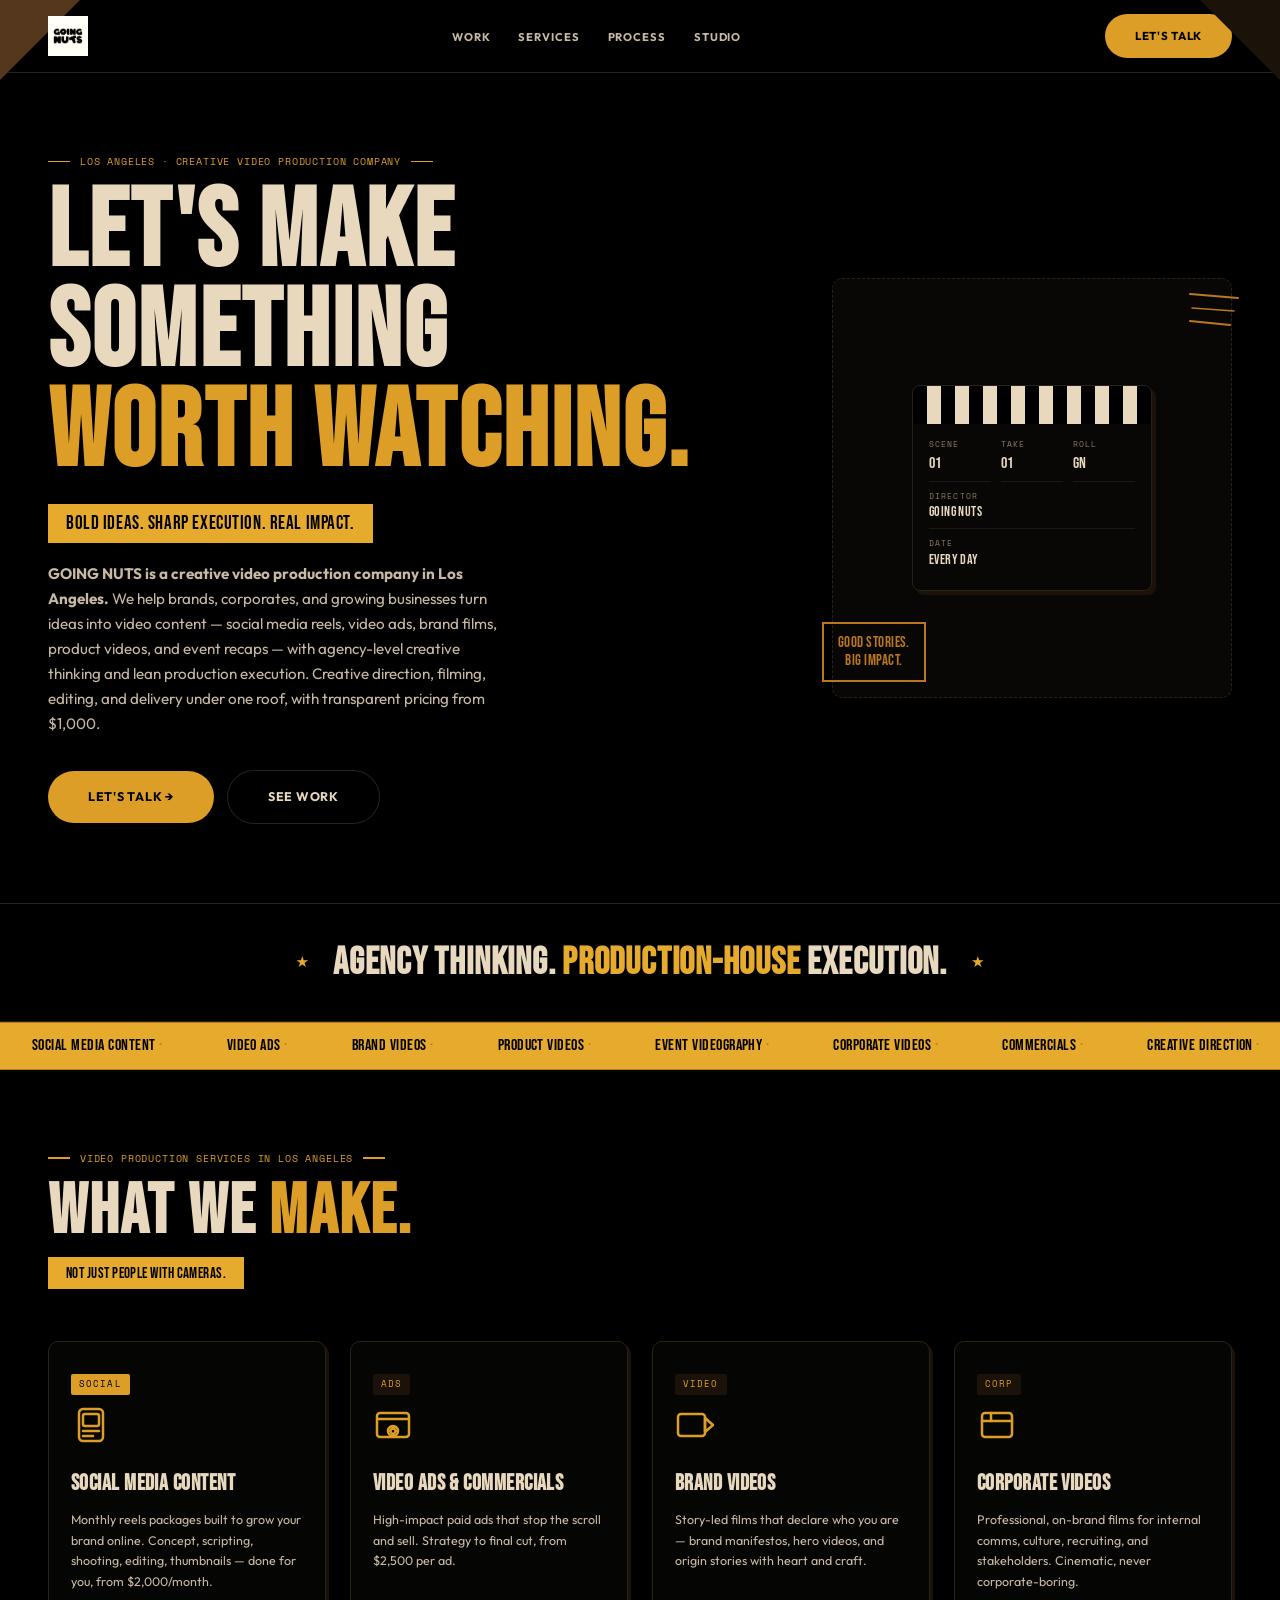
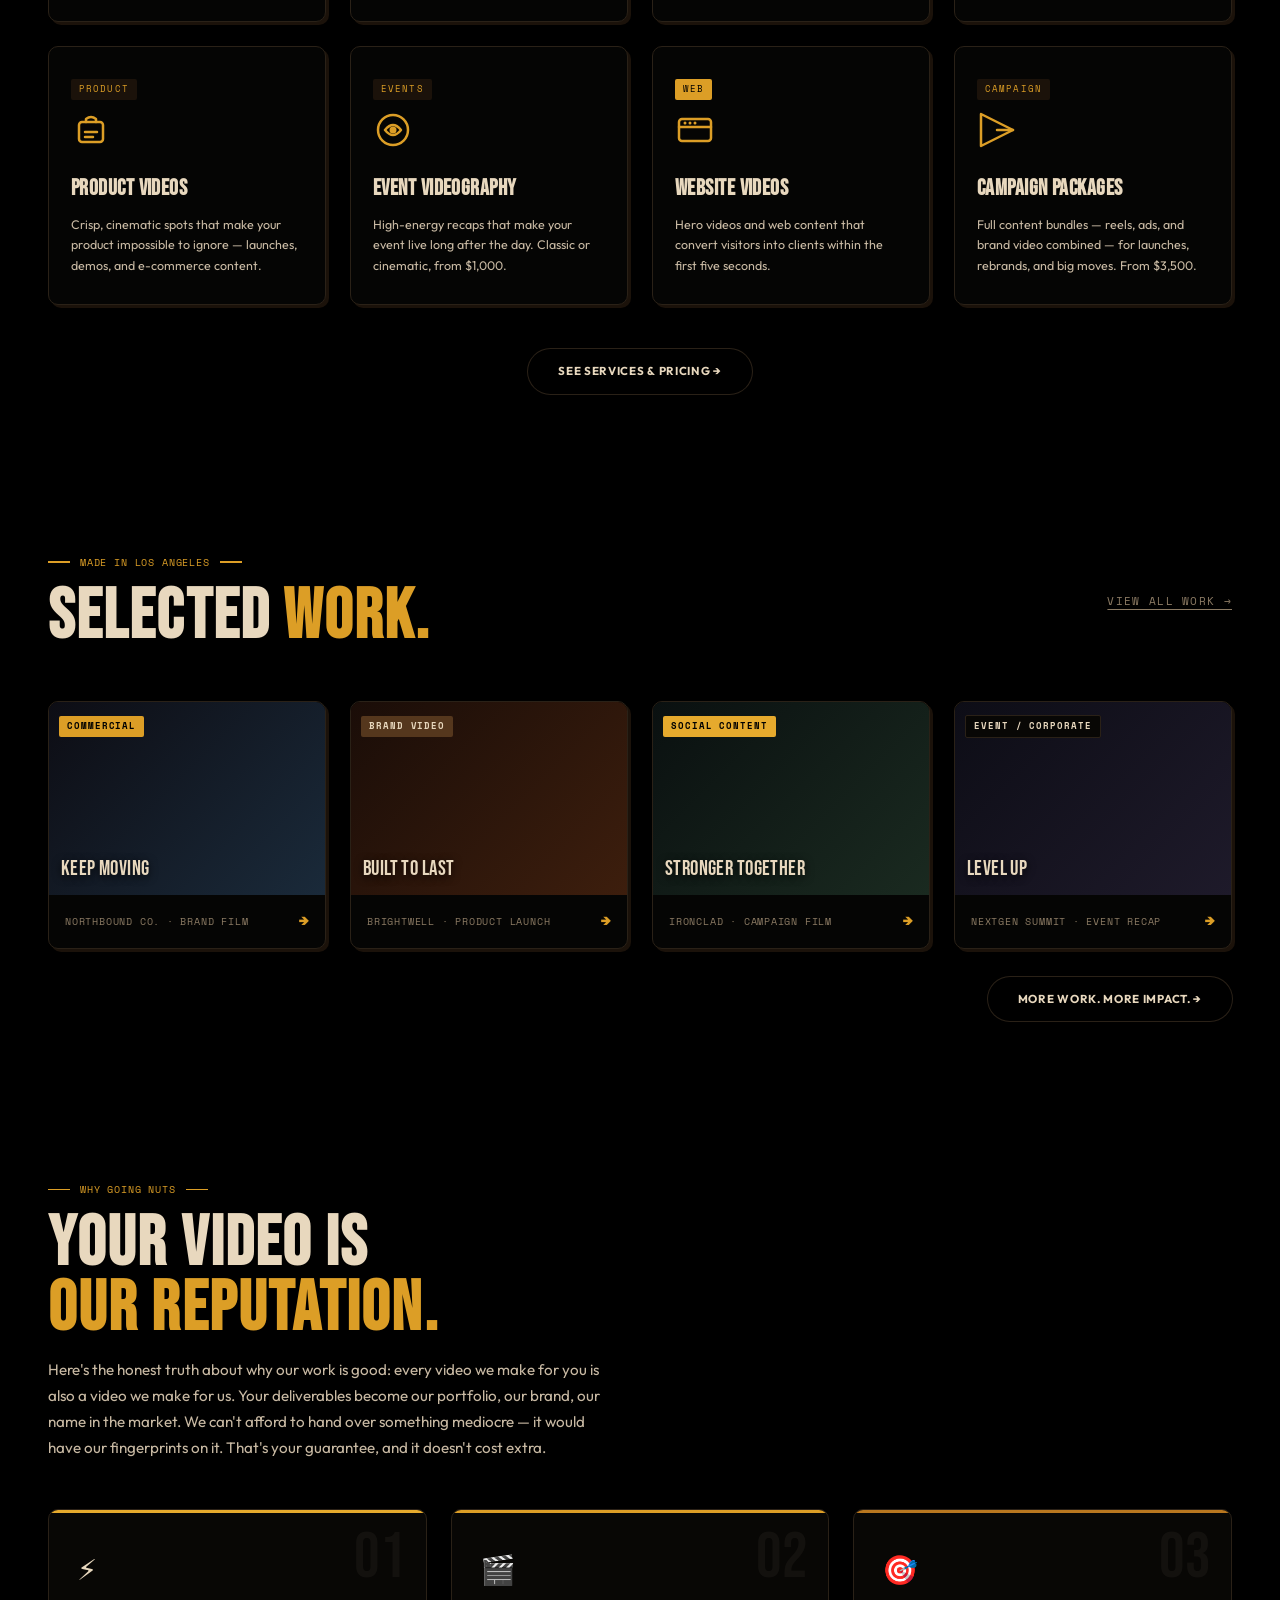
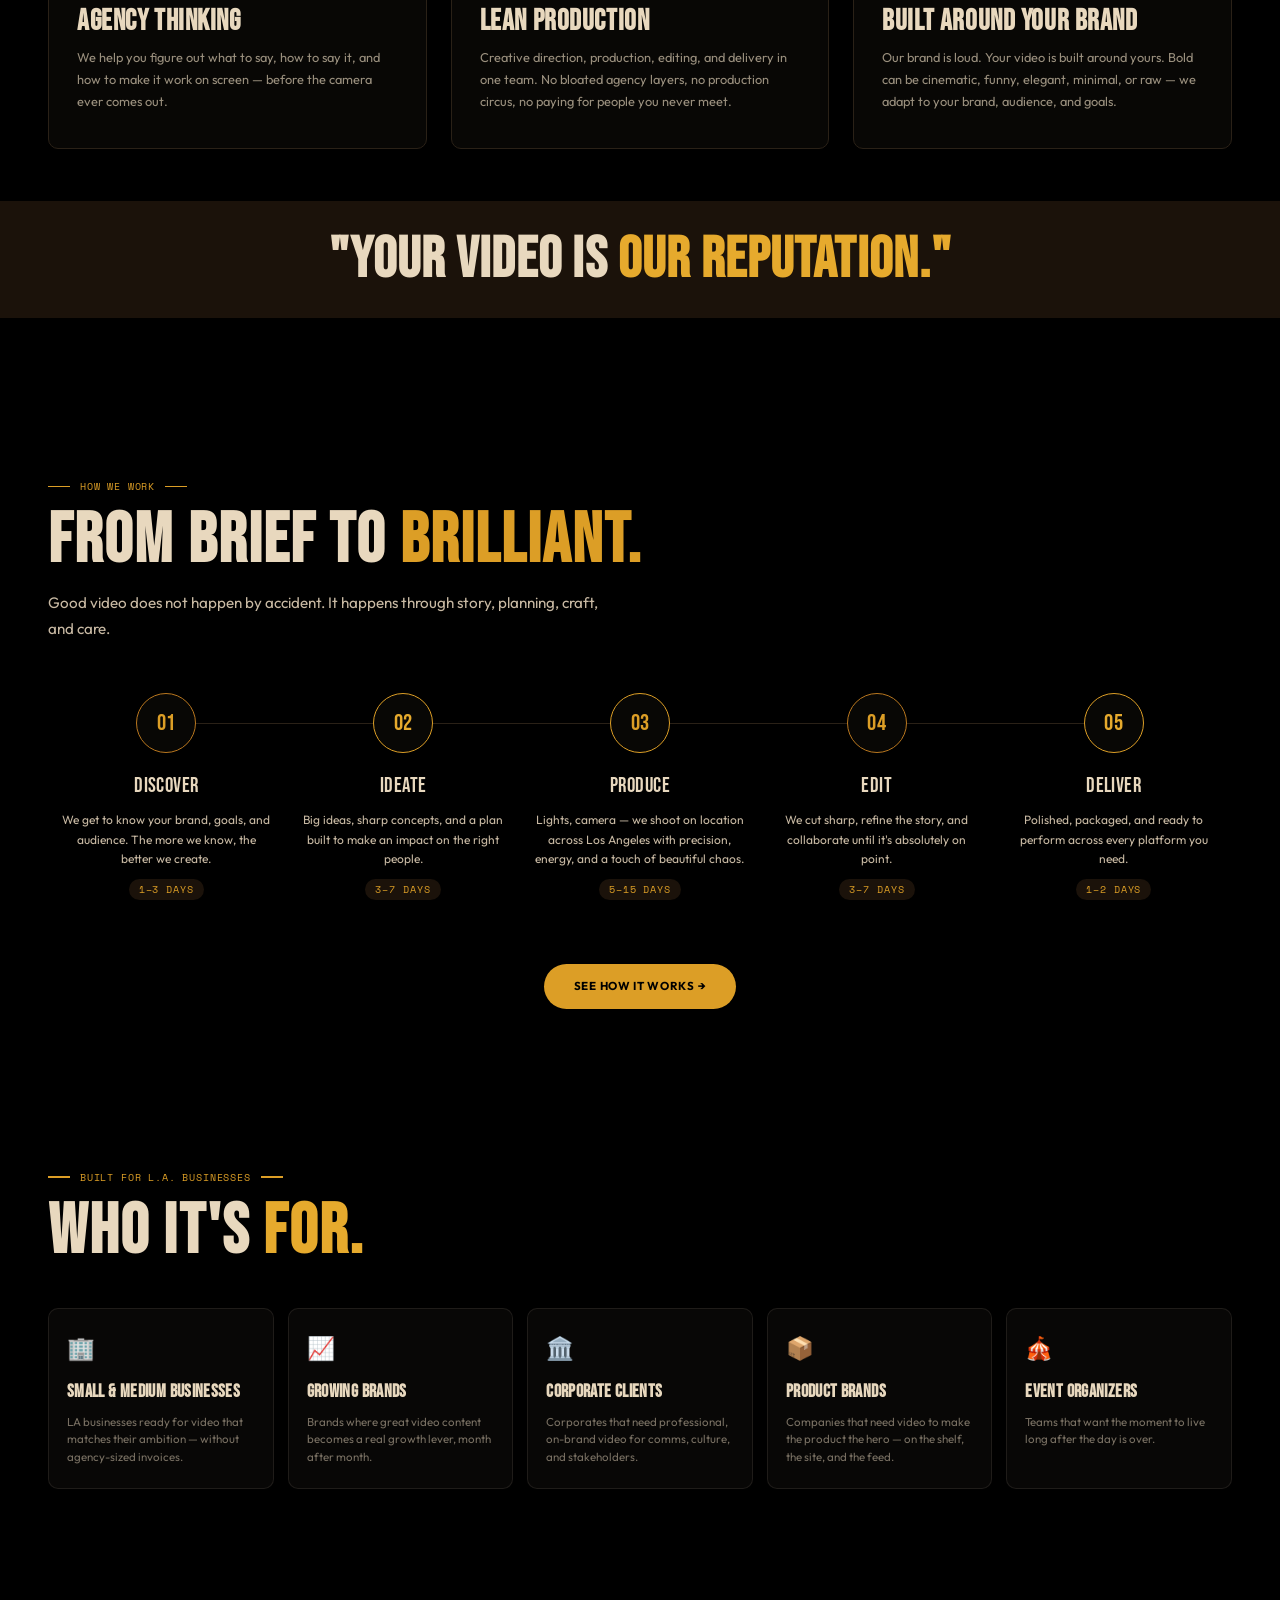
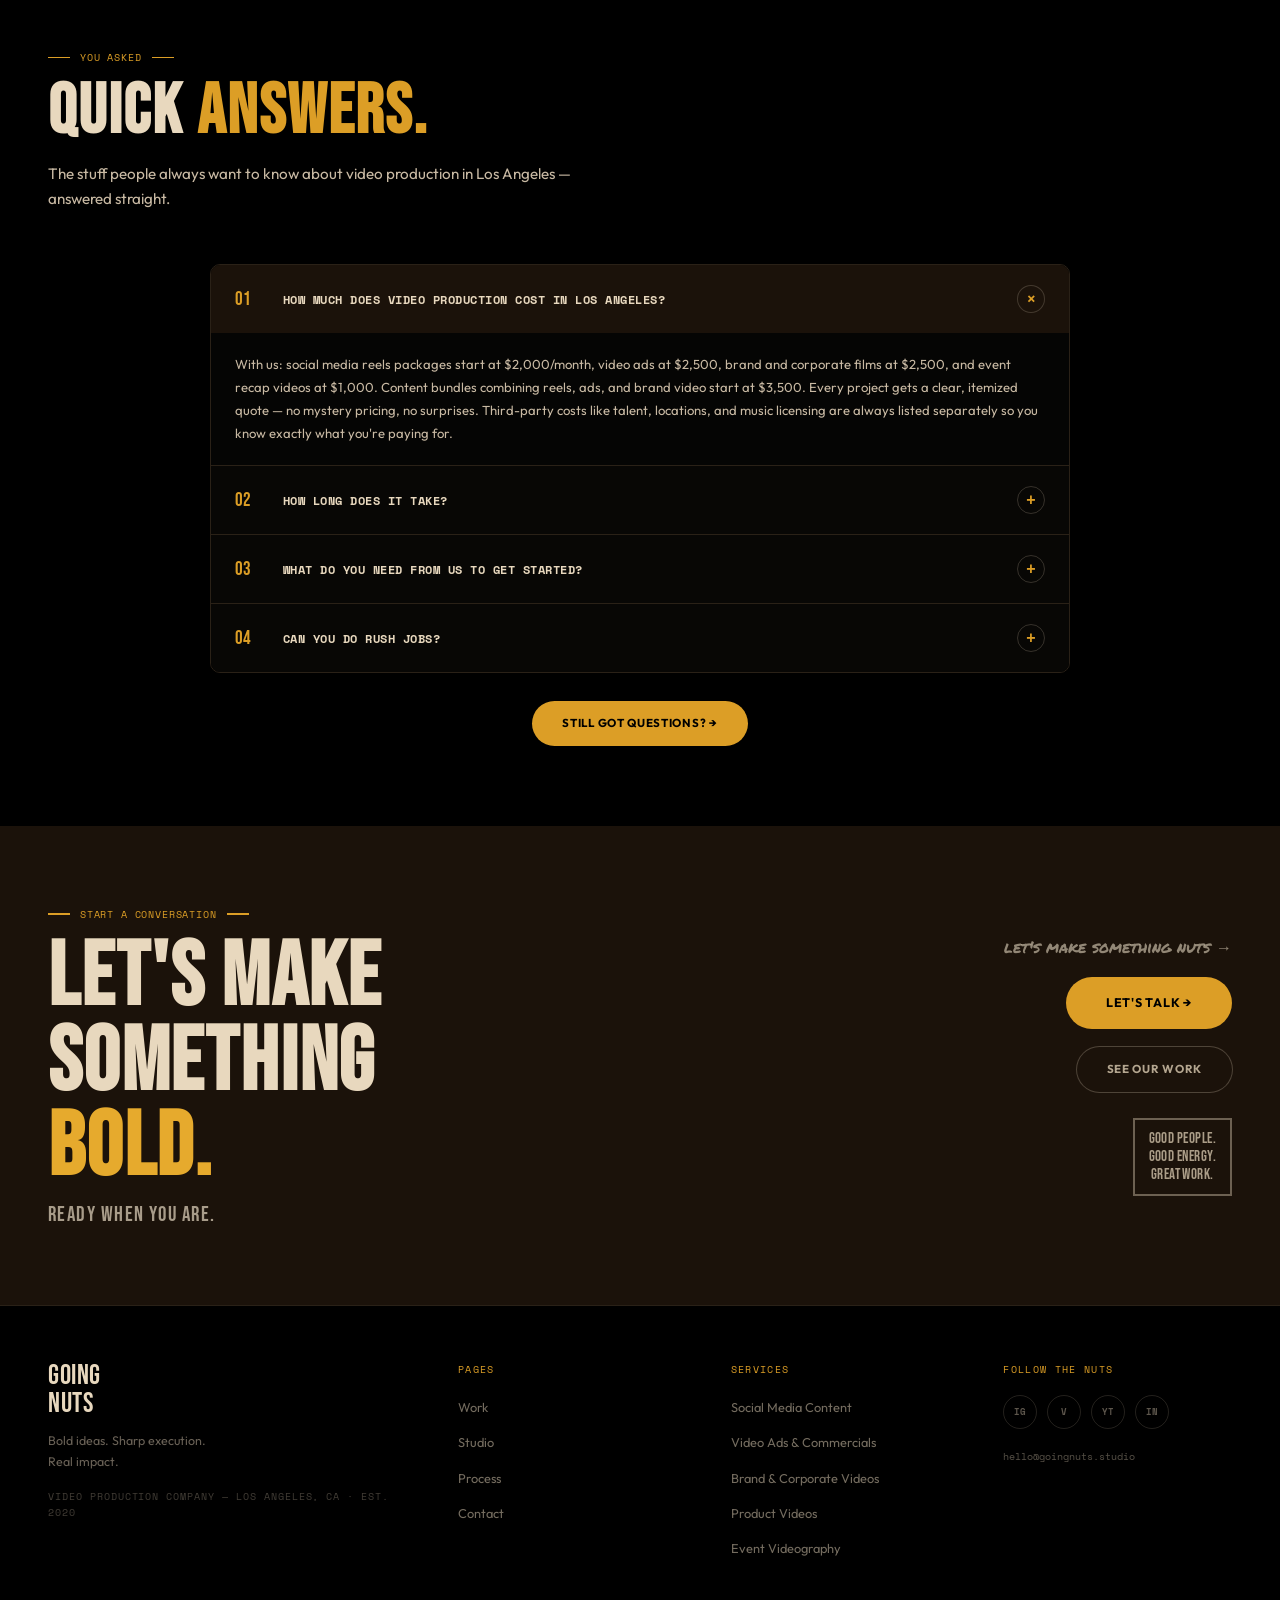
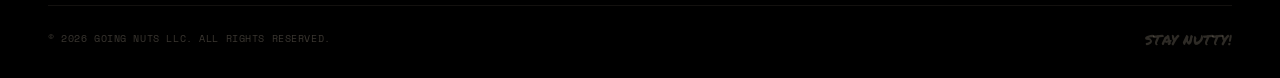
<file: index.html>
<!DOCTYPE html>
<html lang="en">
<head>
  <meta charset="UTF-8">
  <meta name="viewport" content="width=device-width, initial-scale=1.0">
  <title>Video Production Company Los Angeles | GOING NUTS</title>
  <meta name="description" content="GOING NUTS is a creative video production company in Los Angeles. Agency thinking, production-house execution — reels, ads, brand films &amp; event videos. Prices from $1,000.">
  <link rel="preconnect" href="https://fonts.googleapis.com">
  <link rel="preconnect" href="https://fonts.gstatic.com" crossorigin>
  <link href="https://fonts.googleapis.com/css2?family=Bebas+Neue&family=Outfit:wght@300;400;500;600;700;800;900&family=Space+Mono:wght@400;700&display=swap" rel="stylesheet">
  <link rel="stylesheet" href="css/gn.css">
</head>
<body class="page-home">

  <a href="#main" class="u-skip-nav">Skip to main content</a>

  <!-- ── HEADER ─────────────────────────────────────────────────── -->
  <header class="c-header" id="site-header">
    <div class="c-header__corner c-header__corner--red"></div>
    <div class="c-header__corner c-header__corner--teal"></div>
    <div class="c-header__inner container">
      <a href="index.html" class="c-header__logo" aria-label="Going Nuts — Home">
        <img src="Assets/GOING NUTS logo.png" alt="GOING NUTS" class="c-header__logo-img"
             onerror="this.style.display='none';this.nextElementSibling.style.display='block'">
        <span class="c-header__logo-text display" style="display:none">GOING<br>NUTS</span>
      </a>
      <nav class="c-header__nav" aria-label="Main navigation">
        <ul>
          <li><a href="work.html">Work</a></li>
          <li><a href="services.html">Services</a></li>
          <li><a href="process.html">Process</a></li>
          <li><a href="studio.html">Studio</a></li>
          </ul>
      </nav>
      <div class="c-header__actions">
        <a href="contact.html" class="btn btn--primary">LET'S TALK</a>
        <button class="c-hamburger" id="hamburger-btn" aria-label="Open menu" aria-expanded="false" aria-controls="mobile-nav">
          <span></span><span></span><span></span>
        </button>
      </div>
    </div>
  </header>

  <!-- ── MOBILE NAV ─────────────────────────────────────────────── -->
  <nav class="c-mobile-nav" id="mobile-nav" aria-hidden="true" aria-label="Mobile navigation">
    <div class="c-mobile-nav__overlay" id="nav-overlay"></div>
    <div class="c-mobile-nav__panel">
      <button class="c-mobile-nav__close" id="nav-close-btn" aria-label="Close menu">✕</button>
      <ul class="c-mobile-nav__links">
        <li><a href="work.html">Work</a></li>
        <li><a href="services.html">Services</a></li>
        <li><a href="process.html">Process</a></li>
        <li><a href="studio.html">Studio</a></li>
        </ul>
      <a href="contact.html" class="btn btn--primary">LET'S TALK →</a>
      <div class="c-stamp" style="margin-top:auto;">GOOD STORIES.<br>BIG IMPACT.</div>
    </div>
  </nav>

  <!-- ── MAIN ───────────────────────────────────────────────────── -->
  <main id="main">

    <!-- HERO ─────────────────────────────────────────────────────── -->
    <section class="c-hero section--paper section--has-texture">
      <div class="c-texture" aria-hidden="true"></div>
      <div class="container c-hero__inner">

        <!-- Left: copy -->
        <div>
          <div class="section-label">LOS ANGELES · CREATIVE VIDEO PRODUCTION COMPANY</div>
          <h1 class="c-hero__headline display">
            LET'S MAKE<br>
            SOMETHING<br>
            <span class="text--red">WORTH WATCHING.</span>
          </h1>
          <div class="c-hero__tape">
            <div class="c-tape">BOLD IDEAS. SHARP EXECUTION. REAL IMPACT.</div>
          </div>
          <p class="c-hero__sub">
            <strong>GOING NUTS is a creative video production company in Los Angeles.</strong> We help brands, corporates, and growing businesses turn ideas into video content — social media reels, video ads, brand films, product videos, and event recaps — with agency-level creative thinking and lean production execution. Creative direction, filming, editing, and delivery under one roof, with transparent pricing from $1,000.
          </p>
          <div class="c-hero__ctas">
            <a href="contact.html" class="btn btn--primary btn--lg">LET'S TALK →</a>
            <a href="work.html" class="btn btn--ghost btn--lg">SEE WORK</a>
          </div>
        </div>

        <!-- Right: collage cluster -->
        <div class="c-collage c-collage--hero">
          <!-- V1: Replace placeholder with clapperboard, polaroid, stamp, props -->
          <div class="c-collage__placeholder">
            <!-- Clapperboard (functional in V0) -->
            <div class="c-clapboard" style="width:240px;">
              <div class="c-clapboard__stripes"></div>
              <div class="c-clapboard__body">
                <div class="c-clapboard__field"><div class="c-clapboard__label">SCENE</div><div class="c-clapboard__val">01</div></div>
                <div class="c-clapboard__field"><div class="c-clapboard__label">TAKE</div><div class="c-clapboard__val">01</div></div>
                <div class="c-clapboard__field"><div class="c-clapboard__label">ROLL</div><div class="c-clapboard__val">GN</div></div>
                <div class="c-clapboard__field c-clapboard__field--wide"><div class="c-clapboard__label">DIRECTOR</div><div class="c-clapboard__val" style="font-size:.85rem">GOING NUTS</div></div>
                <div class="c-clapboard__field c-clapboard__field--wide" style="border:none"><div class="c-clapboard__label">DATE</div><div class="c-clapboard__val" style="font-size:.85rem">EVERY DAY</div></div>
              </div>
            </div>
          </div>
          <!-- Stamp overlay -->
          <div class="c-stamp" style="position:absolute;bottom:16px;left:-10px;">GOOD STORIES.<br>BIG IMPACT.</div>
          <!-- Doodle accent slot (V1: populate with SVG) -->
          <div class="c-doodle" aria-hidden="true" style="position:absolute;top:12px;right:-8px;">
            <svg width="52" height="44" viewBox="0 0 52 44" fill="none">
              <line x1="2" y1="4" x2="50" y2="8" stroke="currentColor" stroke-width="2" stroke-linecap="round"/>
              <line x1="4" y1="18" x2="46" y2="21" stroke="currentColor" stroke-width="1.5" stroke-linecap="round"/>
              <line x1="2" y1="31" x2="42" y2="35" stroke="currentColor" stroke-width="2" stroke-linecap="round"/>
            </svg>
          </div>
        </div>

      </div>
    </section>

    <!-- POSITIONING STRIP ────────────────────────────────────────── -->
    <div class="c-band c-band--dark">
      <div class="c-band__inner">
        <span class="text--mustard" aria-hidden="true">★</span>
        <h2>AGENCY THINKING. <em style="color:var(--color-mustard-bright);font-style:normal;">PRODUCTION-HOUSE</em> EXECUTION.</h2>
        <span class="text--mustard" aria-hidden="true">★</span>
      </div>
    </div>

    <!-- TICKER ───────────────────────────────────────────────────── -->
    <div class="c-ticker" aria-hidden="true">
      <div class="c-ticker__track">
        <span class="c-ticker__item">SOCIAL MEDIA CONTENT <span class="c-ticker__sep">·</span></span>
        <span class="c-ticker__item">VIDEO ADS <span class="c-ticker__sep">·</span></span>
        <span class="c-ticker__item">BRAND VIDEOS <span class="c-ticker__sep">·</span></span>
        <span class="c-ticker__item">PRODUCT VIDEOS <span class="c-ticker__sep">·</span></span>
        <span class="c-ticker__item">EVENT VIDEOGRAPHY <span class="c-ticker__sep">·</span></span>
        <span class="c-ticker__item">CORPORATE VIDEOS <span class="c-ticker__sep">·</span></span>
        <span class="c-ticker__item">COMMERCIALS <span class="c-ticker__sep">·</span></span>
        <span class="c-ticker__item">CREATIVE DIRECTION <span class="c-ticker__sep">·</span></span>
        <span class="c-ticker__item">LOS ANGELES <span class="c-ticker__sep">·</span></span>
        <span class="c-ticker__item">SOCIAL MEDIA CONTENT <span class="c-ticker__sep">·</span></span>
        <span class="c-ticker__item">VIDEO ADS <span class="c-ticker__sep">·</span></span>
        <span class="c-ticker__item">BRAND VIDEOS <span class="c-ticker__sep">·</span></span>
        <span class="c-ticker__item">PRODUCT VIDEOS <span class="c-ticker__sep">·</span></span>
        <span class="c-ticker__item">EVENT VIDEOGRAPHY <span class="c-ticker__sep">·</span></span>
        <span class="c-ticker__item">CORPORATE VIDEOS <span class="c-ticker__sep">·</span></span>
        <span class="c-ticker__item">COMMERCIALS <span class="c-ticker__sep">·</span></span>
        <span class="c-ticker__item">CREATIVE DIRECTION <span class="c-ticker__sep">·</span></span>
        <span class="c-ticker__item">LOS ANGELES <span class="c-ticker__sep">·</span></span>
      </div>
    </div>

    <!-- SERVICES ─────────────────────────────────────────────────── -->
    <section class="section section--paper section--has-texture" id="services">
      <div class="c-texture" aria-hidden="true"></div>
      <div class="container">
        <div class="section__header">
          <div class="section-label">VIDEO PRODUCTION SERVICES IN LOS ANGELES</div>
          <h2 class="section-title display">WHAT WE <span class="text--red">MAKE.</span></h2>
          <div class="c-hero__tape"><span class="c-tape c-tape--sm">NOT JUST PEOPLE WITH CAMERAS.</span></div>
        </div>
        <div class="grid-4 c-mob-scroll">
          <div class="c-service-card">
            <span class="stag stag--mustard">SOCIAL</span>
            <div class="c-service-card__icon">
              <svg width="40" height="40" fill="none" stroke="currentColor" stroke-width="2.5" stroke-linecap="round" stroke-linejoin="round" viewBox="0 0 40 40"><rect x="8" y="4" width="24" height="32" rx="4"/><rect x="12" y="9" width="16" height="12" rx="2"/><line x1="12" y1="26" x2="28" y2="26"/><line x1="12" y1="31" x2="22" y2="31"/></svg>
            </div>
            <h3>Social Media Content</h3>
            <p>Monthly reels packages built to grow your brand online. Concept, scripting, shooting, editing, thumbnails — done for you, from $2,000/month.</p>
          </div>
          <div class="c-service-card">
            <span class="stag stag--red">ADS</span>
            <div class="c-service-card__icon">
              <svg width="40" height="40" fill="none" stroke="currentColor" stroke-width="2.5" stroke-linecap="round" stroke-linejoin="round" viewBox="0 0 40 40"><rect x="4" y="8" width="32" height="24" rx="3"/><line x1="4" y1="14" x2="36" y2="14"/><circle cx="20" cy="26" r="5"/><polygon points="20,22 23,26 20,30 17,26"/></svg>
            </div>
            <h3>Video Ads &amp; Commercials</h3>
            <p>High-impact paid ads that stop the scroll and sell. Strategy to final cut, from $2,500 per ad.</p>
          </div>
          <div class="c-service-card">
            <span class="stag stag--teal">VIDEO</span>
            <div class="c-service-card__icon">
              <svg width="40" height="40" fill="none" stroke="currentColor" stroke-width="2.5" stroke-linecap="round" stroke-linejoin="round" viewBox="0 0 40 40"><rect x="3" y="9" width="27" height="22" rx="3"/><polygon points="38,20 30,13 30,27"/></svg>
            </div>
            <h3>Brand Videos</h3>
            <p>Story-led films that declare who you are — brand manifestos, hero videos, and origin stories with heart and craft.</p>
          </div>
          <div class="c-service-card">
            <span class="stag stag--teal">CORP</span>
            <div class="c-service-card__icon">
              <svg width="40" height="40" fill="none" stroke="currentColor" stroke-width="2.5" stroke-linecap="round" stroke-linejoin="round" viewBox="0 0 40 40"><rect x="5" y="8" width="30" height="24" rx="3"/><line x1="5" y1="16" x2="35" y2="16"/><line x1="14" y1="8" x2="14" y2="16"/></svg>
            </div>
            <h3>Corporate Videos</h3>
            <p>Professional, on-brand films for internal comms, culture, recruiting, and stakeholders. Cinematic, never corporate-boring.</p>
          </div>
          <div class="c-service-card">
            <span class="stag stag--teal">PRODUCT</span>
            <div class="c-service-card__icon">
              <svg width="40" height="40" fill="none" stroke="currentColor" stroke-width="2.5" stroke-linecap="round" stroke-linejoin="round" viewBox="0 0 40 40"><rect x="8" y="12" width="24" height="20" rx="3"/><path d="M15 12 V9 Q20 5 25 9 V12"/><line x1="14" y1="22" x2="26" y2="22"/><line x1="14" y1="27" x2="22" y2="27"/></svg>
            </div>
            <h3>Product Videos</h3>
            <p>Crisp, cinematic spots that make your product impossible to ignore — launches, demos, and e-commerce content.</p>
          </div>
          <div class="c-service-card">
            <span class="stag stag--red">EVENTS</span>
            <div class="c-service-card__icon">
              <svg width="40" height="40" fill="none" stroke="currentColor" stroke-width="2.5" stroke-linecap="round" stroke-linejoin="round" viewBox="0 0 40 40"><circle cx="20" cy="20" r="15"/><path d="M12 20 Q20 10 28 20 Q20 30 12 20"/><circle cx="20" cy="20" r="3.5" fill="currentColor" stroke="none"/></svg>
            </div>
            <h3>Event Videography</h3>
            <p>High-energy recaps that make your event live long after the day. Classic or cinematic, from $1,000.</p>
          </div>
          <div class="c-service-card">
            <span class="stag stag--mustard">WEB</span>
            <div class="c-service-card__icon">
              <svg width="40" height="40" fill="none" stroke="currentColor" stroke-width="2.5" stroke-linecap="round" stroke-linejoin="round" viewBox="0 0 40 40"><rect x="4" y="9" width="32" height="22" rx="3"/><line x1="4" y1="17" x2="36" y2="17"/><circle cx="10" cy="13" r="1.5" fill="currentColor" stroke="none"/><circle cx="15" cy="13" r="1.5" fill="currentColor" stroke="none"/><circle cx="20" cy="13" r="1.5" fill="currentColor" stroke="none"/></svg>
            </div>
            <h3>Website Videos</h3>
            <p>Hero videos and web content that convert visitors into clients within the first five seconds.</p>
          </div>
          <div class="c-service-card">
            <span class="stag stag--red">CAMPAIGN</span>
            <div class="c-service-card__icon">
              <svg width="40" height="40" fill="none" stroke="currentColor" stroke-width="2.5" stroke-linecap="round" stroke-linejoin="round" viewBox="0 0 40 40"><polygon points="4,4 36,20 4,36"/><line x1="20" y1="20" x2="36" y2="20"/></svg>
            </div>
            <h3>Campaign Packages</h3>
            <p>Full content bundles — reels, ads, and brand video combined — for launches, rebrands, and big moves. From $3,500.</p>
          </div>
        </div>
        <div class="u-cta-row u-cta-row--center u-mt-lg">
          <a href="services.html" class="btn btn--ghost">SEE SERVICES &amp; PRICING →</a>
        </div>
      </div>
    </section>

    <!-- SELECTED WORK ────────────────────────────────────────────── -->
    <section class="section section--paper-warm section--has-texture" id="work">
      <div class="c-texture" aria-hidden="true"></div>
      <div class="container">
        <div class="flex-between section__header">
          <div>
            <div class="section-label">MADE IN LOS ANGELES</div>
            <h2 class="section-title display">SELECTED <span class="text--red">WORK.</span></h2>
          </div>
          <a href="work.html" class="mono" style="font-size:.68rem;letter-spacing:.12em;text-transform:uppercase;color:var(--color-text-muted);text-decoration:underline;text-underline-offset:4px;">VIEW ALL WORK →</a>
        </div>
        <div class="grid-4 c-mob-scroll">
          <a href="case-study.html" class="c-work-card" data-category="commercial">
            <div class="c-work-card__thumb"><div class="c-work-card__bg thumb--blue-ocean"></div><div class="c-work-card__pill"><span class="pill pill--red">COMMERCIAL</span></div><div class="c-work-card__title">KEEP MOVING</div></div>
            <div class="c-work-card__foot"><span class="c-work-card__client">Northbound Co. · Brand Film</span><span class="c-work-card__arrow">→</span></div>
          </a>
          <a href="case-study.html" class="c-work-card" data-category="brand-video">
            <div class="c-work-card__thumb"><div class="c-work-card__bg thumb--warm-earth"></div><div class="c-work-card__pill"><span class="pill pill--teal">BRAND VIDEO</span></div><div class="c-work-card__title">BUILT TO LAST</div></div>
            <div class="c-work-card__foot"><span class="c-work-card__client">Brightwell · Product Launch</span><span class="c-work-card__arrow">→</span></div>
          </a>
          <a href="case-study.html" class="c-work-card" data-category="social">
            <div class="c-work-card__thumb"><div class="c-work-card__bg thumb--teal-forest"></div><div class="c-work-card__pill"><span class="pill pill--mustard">SOCIAL CONTENT</span></div><div class="c-work-card__title">STRONGER TOGETHER</div></div>
            <div class="c-work-card__foot"><span class="c-work-card__client">Ironclad · Campaign Film</span><span class="c-work-card__arrow">→</span></div>
          </a>
          <a href="case-study.html" class="c-work-card" data-category="event">
            <div class="c-work-card__thumb"><div class="c-work-card__bg thumb--deep-purple"></div><div class="c-work-card__pill"><span class="pill pill--dark">EVENT / CORPORATE</span></div><div class="c-work-card__title">LEVEL UP</div></div>
            <div class="c-work-card__foot"><span class="c-work-card__client">NextGen Summit · Event Recap</span><span class="c-work-card__arrow">→</span></div>
          </a>
        </div>
        <div class="u-cta-row u-cta-row--right u-mt-md">
          <a href="work.html" class="btn btn--ghost">MORE WORK. MORE IMPACT. →</a>
        </div>
      </div>
    </section>

    <!-- WHY GOING NUTS ───────────────────────────────────────────── -->
    <section class="section section--paper" id="why">
      <div class="container">
        <div class="section-label">WHY GOING NUTS</div>
        <h2 class="section-title display">YOUR VIDEO IS<br><span class="text--red">OUR REPUTATION.</span></h2>
        <p class="body-lead">Here's the honest truth about why our work is good: every video we make for you is also a video we make for us. Your deliverables become our portfolio, our brand, our name in the market. We can't afford to hand over something mediocre — it would have our fingerprints on it. That's your guarantee, and it doesn't cost extra.</p>
        <div class="grid-3" style="margin-top:48px;">
          <div class="c-dark-card c-dark-card--mustard">
            <div class="c-dark-card__num">01</div>
            <div class="c-dark-card__icon">⚡</div>
            <h3>Agency Thinking</h3>
            <p>We help you figure out what to say, how to say it, and how to make it work on screen — before the camera ever comes out.</p>
          </div>
          <div class="c-dark-card c-dark-card--red">
            <div class="c-dark-card__num">02</div>
            <div class="c-dark-card__icon">🎬</div>
            <h3>Lean Production</h3>
            <p>Creative direction, production, editing, and delivery in one team. No bloated agency layers, no production circus, no paying for people you never meet.</p>
          </div>
          <div class="c-dark-card c-dark-card--teal">
            <div class="c-dark-card__num">03</div>
            <div class="c-dark-card__icon">🎯</div>
            <h3>Built Around Your Brand</h3>
            <p>Our brand is loud. Your video is built around yours. Bold can be cinematic, funny, elegant, minimal, or raw — we adapt to your brand, audience, and goals.</p>
          </div>
        </div>
      </div>
      <!-- Reputation band -->
      <div class="rep-band section--red" style="margin-top:52px;">
        <h2 class="display" style="color:var(--color-text-on-red);">"YOUR VIDEO IS <em style="color:var(--color-mustard-bright);font-style:normal;">OUR REPUTATION."</em></h2>
      </div>
    </section>

    <!-- PROCESS PREVIEW ─────────────────────────────────────────── -->
    <section class="section section--paper-warm section--has-texture">
      <div class="c-texture" aria-hidden="true"></div>
      <div class="container">
        <div class="section-label">HOW WE WORK</div>
        <h2 class="section-title display">FROM BRIEF TO <span class="text--red">BRILLIANT.</span></h2>
        <p class="body-lead">Good video does not happen by accident. It happens through story, planning, craft, and care.</p>
        <div class="c-process-steps" style="margin-top:52px;">
          <div class="c-process-step"><div class="c-process-step__circle">01</div><div><div class="c-process-step__title">DISCOVER</div><p class="c-process-step__desc">We get to know your brand, goals, and audience. The more we know, the better we create.</p><span class="c-process-step__time">1–3 DAYS</span></div></div>
          <div class="c-process-step"><div class="c-process-step__circle">02</div><div><div class="c-process-step__title">IDEATE</div><p class="c-process-step__desc">Big ideas, sharp concepts, and a plan built to make an impact on the right people.</p><span class="c-process-step__time">3–7 DAYS</span></div></div>
          <div class="c-process-step"><div class="c-process-step__circle">03</div><div><div class="c-process-step__title">PRODUCE</div><p class="c-process-step__desc">Lights, camera — we shoot on location across Los Angeles with precision, energy, and a touch of beautiful chaos.</p><span class="c-process-step__time">5–15 DAYS</span></div></div>
          <div class="c-process-step"><div class="c-process-step__circle">04</div><div><div class="c-process-step__title">EDIT</div><p class="c-process-step__desc">We cut sharp, refine the story, and collaborate until it's absolutely on point.</p><span class="c-process-step__time">3–7 DAYS</span></div></div>
          <div class="c-process-step"><div class="c-process-step__circle">05</div><div><div class="c-process-step__title">DELIVER</div><p class="c-process-step__desc">Polished, packaged, and ready to perform across every platform you need.</p><span class="c-process-step__time">1–2 DAYS</span></div></div>
        </div>
        <div class="u-cta-row u-cta-row--center u-mt-xl">
          <a href="process.html" class="btn btn--primary">SEE HOW IT WORKS →</a>
        </div>
      </div>
    </section>

    <!-- WHO IT'S FOR ─────────────────────────────────────────────── -->
    <section class="section section--dark">
      <div class="container">
        <div class="section-label section-label--dark">BUILT FOR L.A. BUSINESSES</div>
        <h2 class="section-title display text--cream">WHO IT'S <span class="text--mustard">FOR.</span></h2>
        <div class="c-audience-grid c-mob-scroll">
          <div class="c-audience-card"><div class="c-audience-card__icon">🏢</div><h4>Small &amp; Medium Businesses</h4><p>LA businesses ready for video that matches their ambition — without agency-sized invoices.</p></div>
          <div class="c-audience-card"><div class="c-audience-card__icon">📈</div><h4>Growing Brands</h4><p>Brands where great video content becomes a real growth lever, month after month.</p></div>
          <div class="c-audience-card"><div class="c-audience-card__icon">🏛️</div><h4>Corporate Clients</h4><p>Corporates that need professional, on-brand video for comms, culture, and stakeholders.</p></div>
          <div class="c-audience-card"><div class="c-audience-card__icon">📦</div><h4>Product Brands</h4><p>Companies that need video to make the product the hero — on the shelf, the site, and the feed.</p></div>
          <div class="c-audience-card"><div class="c-audience-card__icon">🎪</div><h4>Event Organizers</h4><p>Teams that want the moment to live long after the day is over.</p></div>
        </div>
      </div>
    </section>

    <!-- FAQ ─────────────────────────────────────────────────────── -->
    <section class="section section--paper section--has-texture" id="faq">
      <div class="c-texture" aria-hidden="true"></div>
      <div class="container">
        <div class="section__header">
          <div class="section-label">YOU ASKED</div>
          <h2 class="section-title display">QUICK <span class="text--red">ANSWERS.</span></h2>
          <p class="body-lead">The stuff people always want to know about video production in Los Angeles — answered straight.</p>
        </div>
        <div class="c-narrow-wrap">
          <div class="c-faq-list" id="faq-list">
            <div class="c-faq-item">
              <button class="c-faq-item__trigger" aria-expanded="false" aria-controls="faq-1" id="faq-btn-1">
                <span class="c-faq-item__num">01</span>
                <span class="c-faq-item__question">HOW MUCH DOES VIDEO PRODUCTION COST IN LOS ANGELES?</span>
                <span class="c-faq-item__icon" aria-hidden="true">+</span>
              </button>
              <div class="c-faq-item__body" id="faq-1" role="region" aria-labelledby="faq-btn-1">
                <p>With us: social media reels packages start at $2,000/month, video ads at $2,500, brand and corporate films at $2,500, and event recap videos at $1,000. Content bundles combining reels, ads, and brand video start at $3,500. Every project gets a clear, itemized quote — no mystery pricing, no surprises. Third-party costs like talent, locations, and music licensing are always listed separately so you know exactly what you're paying for.</p>
              </div>
            </div>
            <div class="c-faq-item">
              <button class="c-faq-item__trigger" aria-expanded="false" aria-controls="faq-2" id="faq-btn-2">
                <span class="c-faq-item__num">02</span>
                <span class="c-faq-item__question">HOW LONG DOES IT TAKE?</span>
                <span class="c-faq-item__icon" aria-hidden="true">+</span>
              </button>
              <div class="c-faq-item__body" id="faq-2" role="region" aria-labelledby="faq-btn-2">
                <p>Short-form social content: 2–4 weeks. Standard brand videos and commercials: 4–8 weeks. Large-scale campaigns: 8–12+ weeks. We agree on a timeline before work begins and keep you updated throughout.</p>
              </div>
            </div>
            <div class="c-faq-item">
              <button class="c-faq-item__trigger" aria-expanded="false" aria-controls="faq-3" id="faq-btn-3">
                <span class="c-faq-item__num">03</span>
                <span class="c-faq-item__question">WHAT DO YOU NEED FROM US TO GET STARTED?</span>
                <span class="c-faq-item__icon" aria-hidden="true">+</span>
              </button>
              <div class="c-faq-item__body" id="faq-3" role="region" aria-labelledby="faq-btn-3">
                <p>Three things: a brief (what you want to make, who it's for, what the goal is), a clear point of contact, and an agreed timeline. We don't need everything figured out upfront — we can help shape the brief together from rough direction.</p>
              </div>
            </div>
            <div class="c-faq-item">
              <button class="c-faq-item__trigger" aria-expanded="false" aria-controls="faq-4" id="faq-btn-4">
                <span class="c-faq-item__num">04</span>
                <span class="c-faq-item__question">CAN YOU DO RUSH JOBS?</span>
                <span class="c-faq-item__icon" aria-hidden="true">+</span>
              </button>
              <div class="c-faq-item__body" id="faq-4" role="region" aria-labelledby="faq-btn-4">
                <p>Rush jobs are possible depending on our schedule. Tight timelines may affect scope, complexity, or revision rounds. Rush fees may apply. Contact us as early as possible — the sooner we know, the more we can do. We'll always be straight about what's achievable.</p>
              </div>
            </div>
          </div>
          <div class="u-cta-row u-cta-row--center u-mt-md">
            <a href="contact.html" class="btn btn--primary">STILL GOT QUESTIONS? →</a>
          </div>
        </div>
      </div>
    </section>

    <!-- FINAL CTA ────────────────────────────────────────────────── -->
    <section class="section section--red section--has-texture" id="contact-cta">
      <div class="c-texture" aria-hidden="true"></div>
      <div class="container" style="display:grid;grid-template-columns:1fr auto;align-items:center;gap:56px;">
        <div>
          <div class="section-label section-label--dark">START A CONVERSATION</div>
          <h2 class="display" style="font-size:clamp(48px,7vw,90px);text-transform:uppercase;color:var(--color-text-on-red);line-height:.95;">
            LET'S MAKE<br>SOMETHING<br><em style="color:var(--color-mustard-bright);font-style:normal;">BOLD.</em>
          </h2>
          <p class="display" style="font-size:1.3rem;letter-spacing:.07em;text-transform:uppercase;color:rgba(244,231,207,.65);margin-top:14px;">READY WHEN YOU ARE.</p>
        </div>
        <div style="display:flex;flex-direction:column;align-items:flex-end;gap:18px;">
          <span class="hand" style="font-size:1rem;color:rgba(244,231,207,.55);">let's make something nuts →</span>
          <a href="contact.html" class="btn btn--primary btn--lg">LET'S TALK →</a>
          <a href="work.html" class="btn btn--ghost-light">SEE OUR WORK</a>
          <div class="c-stamp c-stamp--cream" style="margin-top:8px;">GOOD PEOPLE.<br>GOOD ENERGY.<br>GREAT WORK.</div>
        </div>
      </div>
    </section>

  </main>

  <!-- ── FOOTER ─────────────────────────────────────────────────── -->
  <footer class="c-footer">
    <div class="container">
      <div class="c-footer__grid">
        <div class="c-footer__brand">
          <div class="c-footer__logo display">GOING<br>NUTS</div>
          <p class="c-footer__tagline">Bold ideas. Sharp execution.<br>Real impact.</p>
          <div class="c-footer__location mono">Video Production Company — Los Angeles, CA · Est. 2020</div>
        </div>
        <div>
          <div class="c-footer__col-title">PAGES</div>
          <ul class="c-footer__links">
            <li><a href="work.html">Work</a></li>
            <li><a href="studio.html">Studio</a></li>
            <li><a href="process.html">Process</a></li>
            <li><a href="contact.html">Contact</a></li>
            </ul>
        </div>
        <div>
          <div class="c-footer__col-title">SERVICES</div>
          <ul class="c-footer__links">
            <li><a href="services.html">Social Media Content</a></li>
            <li><a href="services.html">Video Ads &amp; Commercials</a></li>
            <li><a href="services.html">Brand &amp; Corporate Videos</a></li>
            <li><a href="services.html">Product Videos</a></li>
            <li><a href="services.html">Event Videography</a></li>
          </ul>
        </div>
        <div>
          <div class="c-footer__col-title">FOLLOW THE NUTS</div>
          <div class="c-footer__socials">
            <a href="#" class="c-footer__social" aria-label="Instagram">IG</a>
            <a href="#" class="c-footer__social" aria-label="Vimeo">V</a>
            <a href="#" class="c-footer__social" aria-label="YouTube">YT</a>
            <a href="#" class="c-footer__social" aria-label="LinkedIn">IN</a>
          </div>
          <a href="mailto:hello@goingnuts.studio" class="c-footer__email mono">hello@goingnuts.studio</a>
        </div>
      </div>
      <div class="c-footer__bottom">
        <span class="c-footer__copy mono">© 2026 GOING NUTS LLC. ALL RIGHTS RESERVED.</span>
        <span class="c-footer__doodle hand">STAY NUTTY!</span>
      </div>
    </div>
  </footer>

  <script src="js/gn.js"></script>
</body>
</html>
</file>
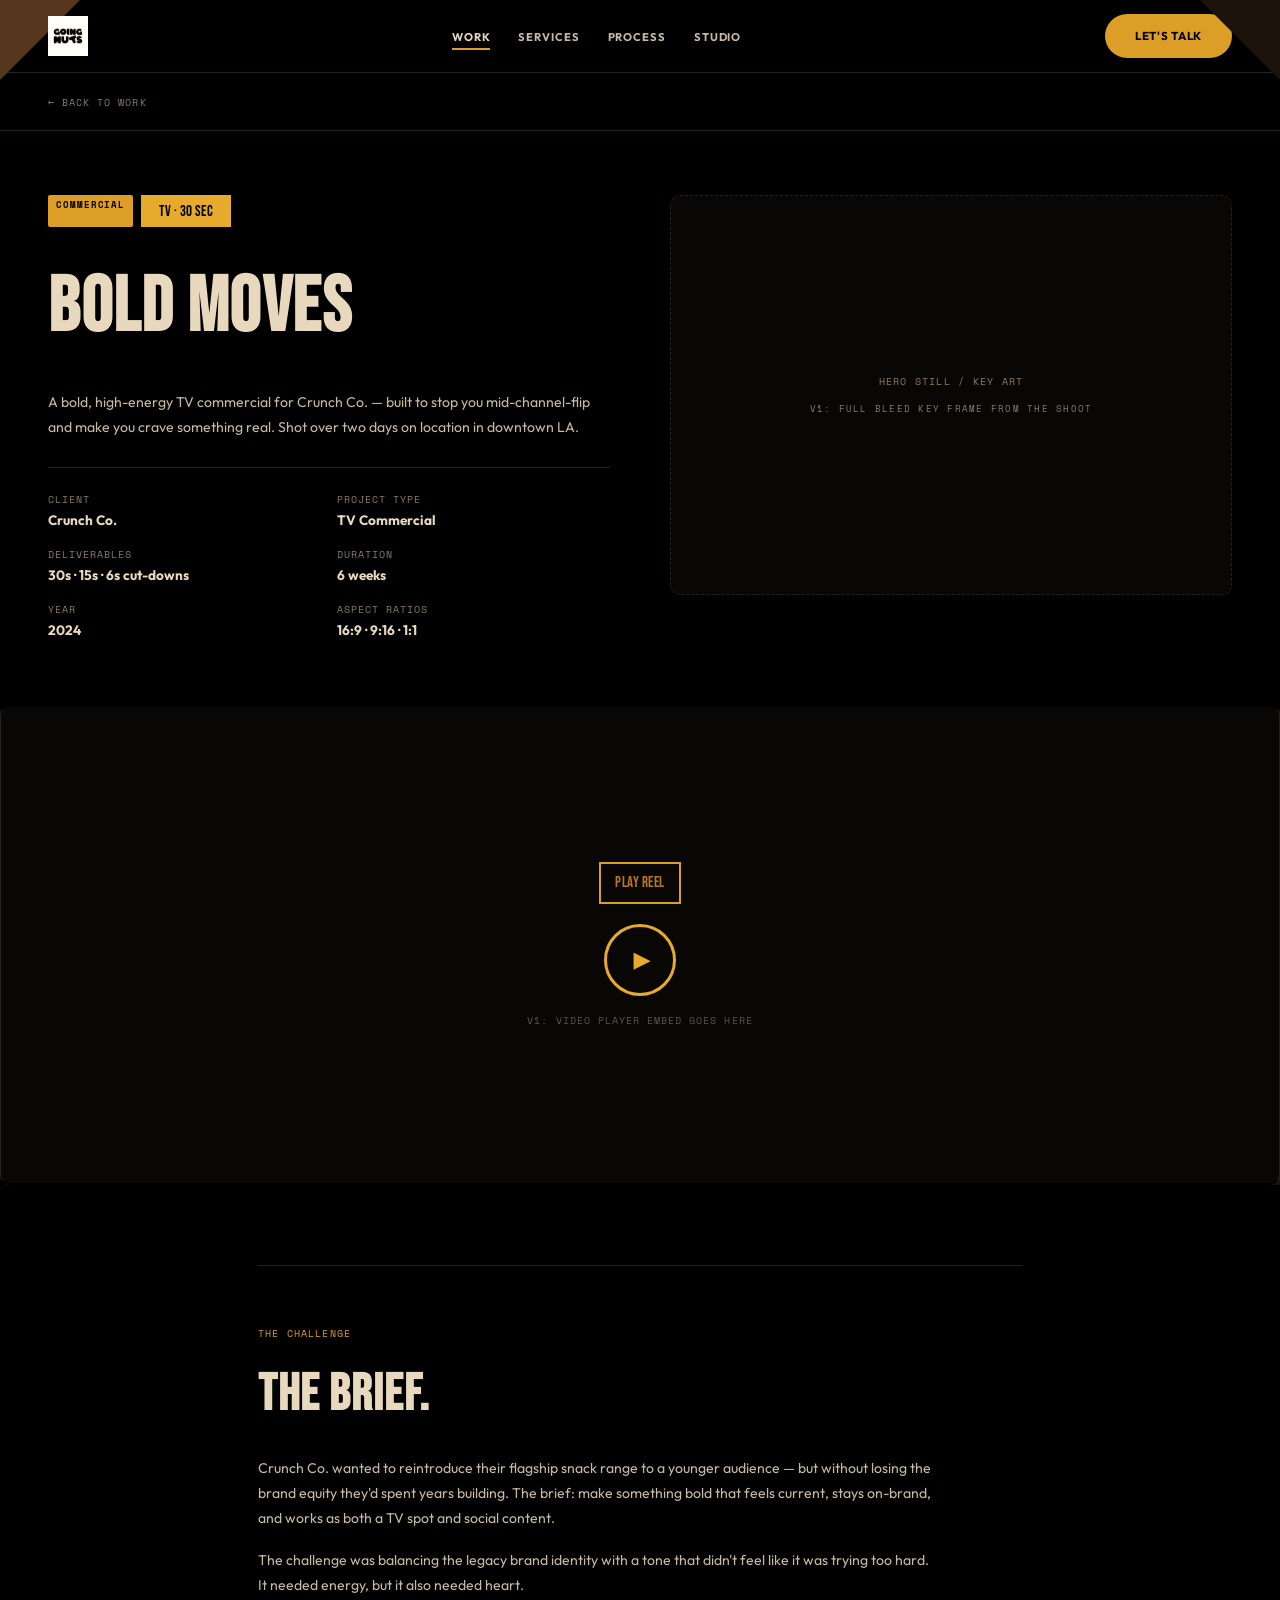
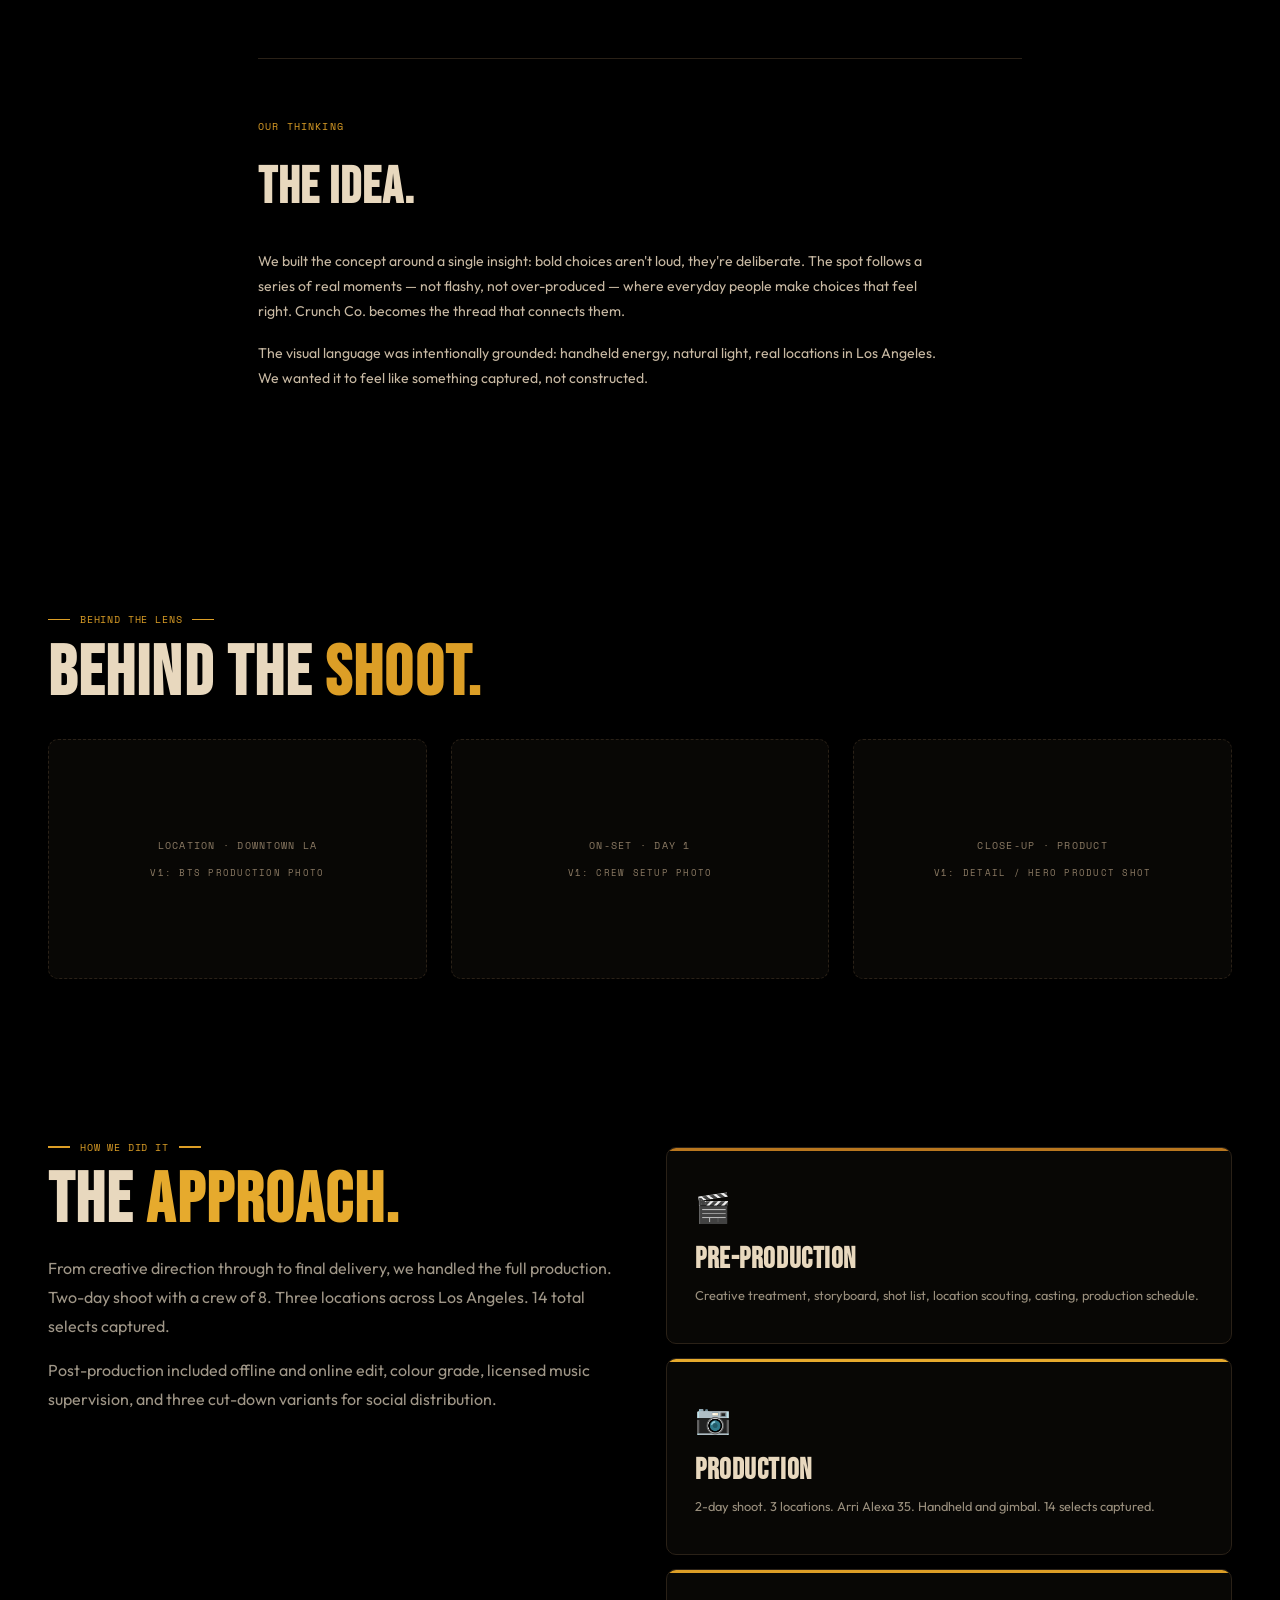
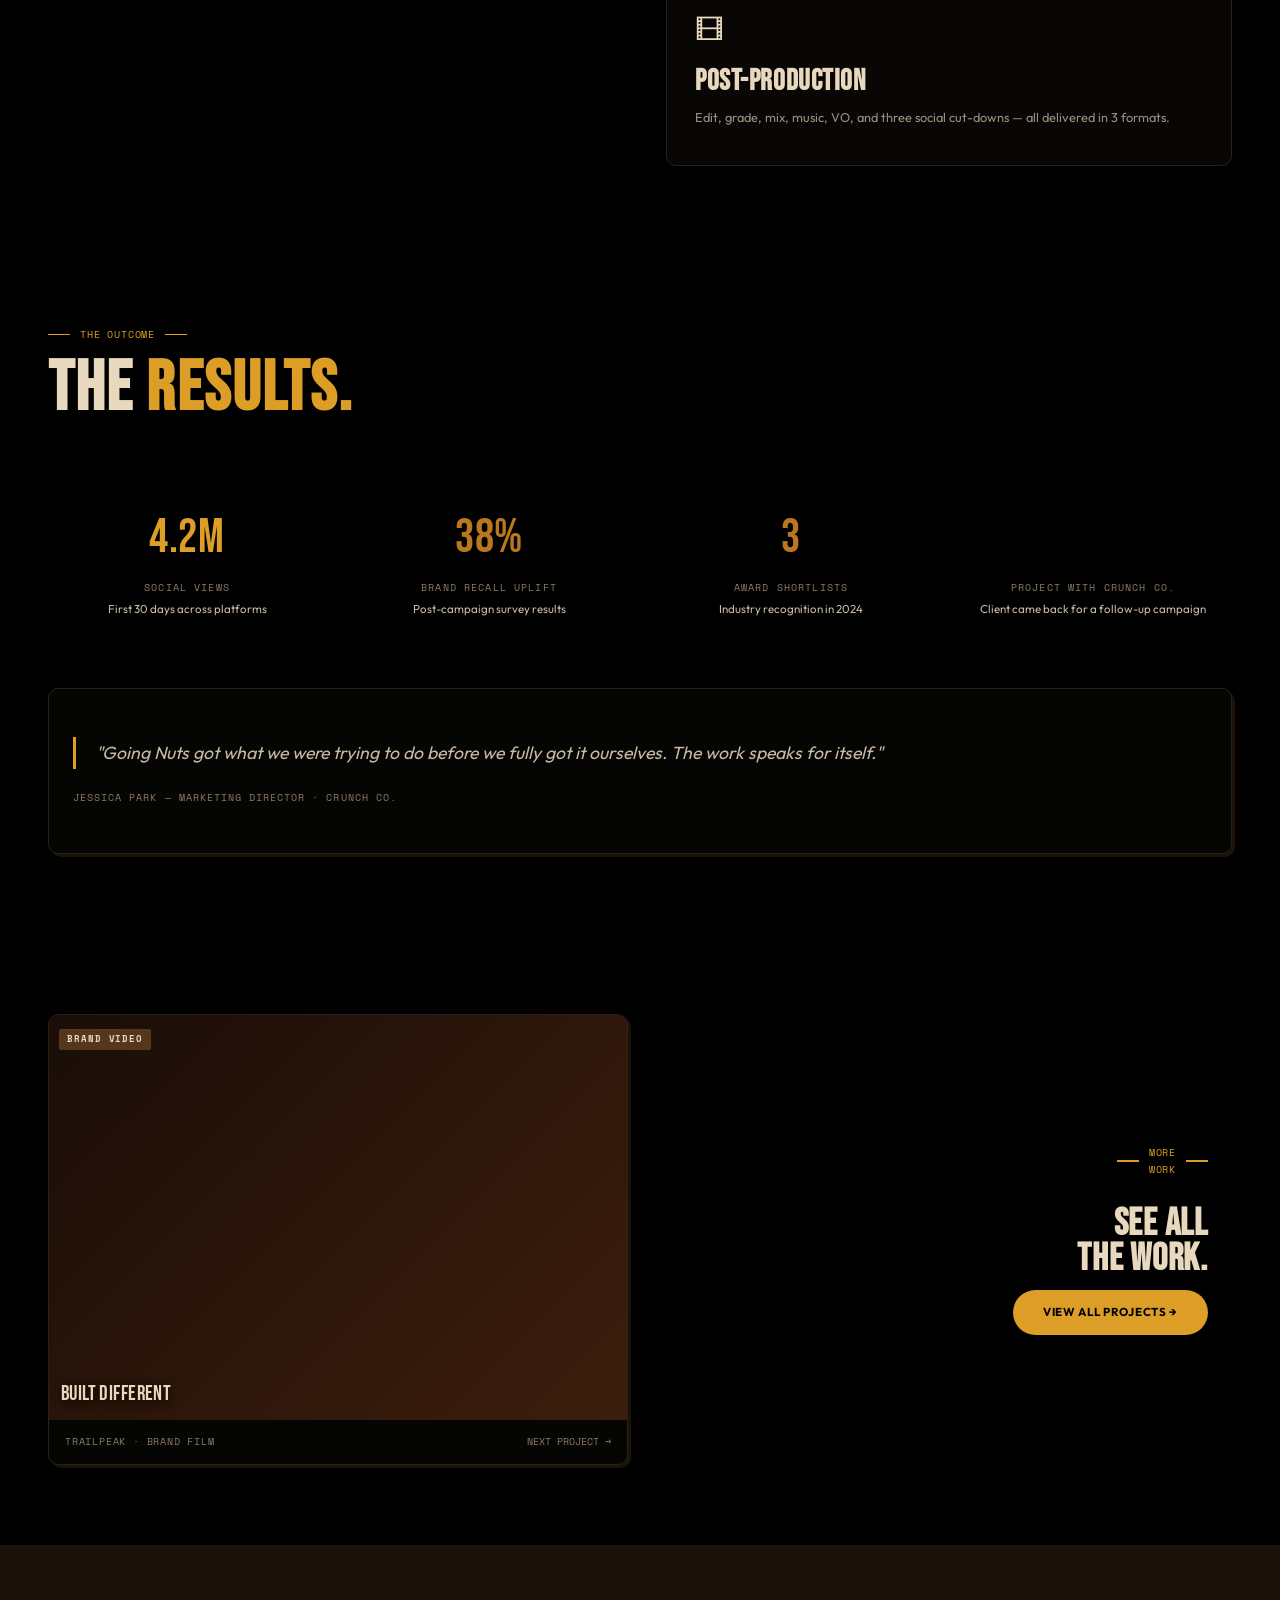
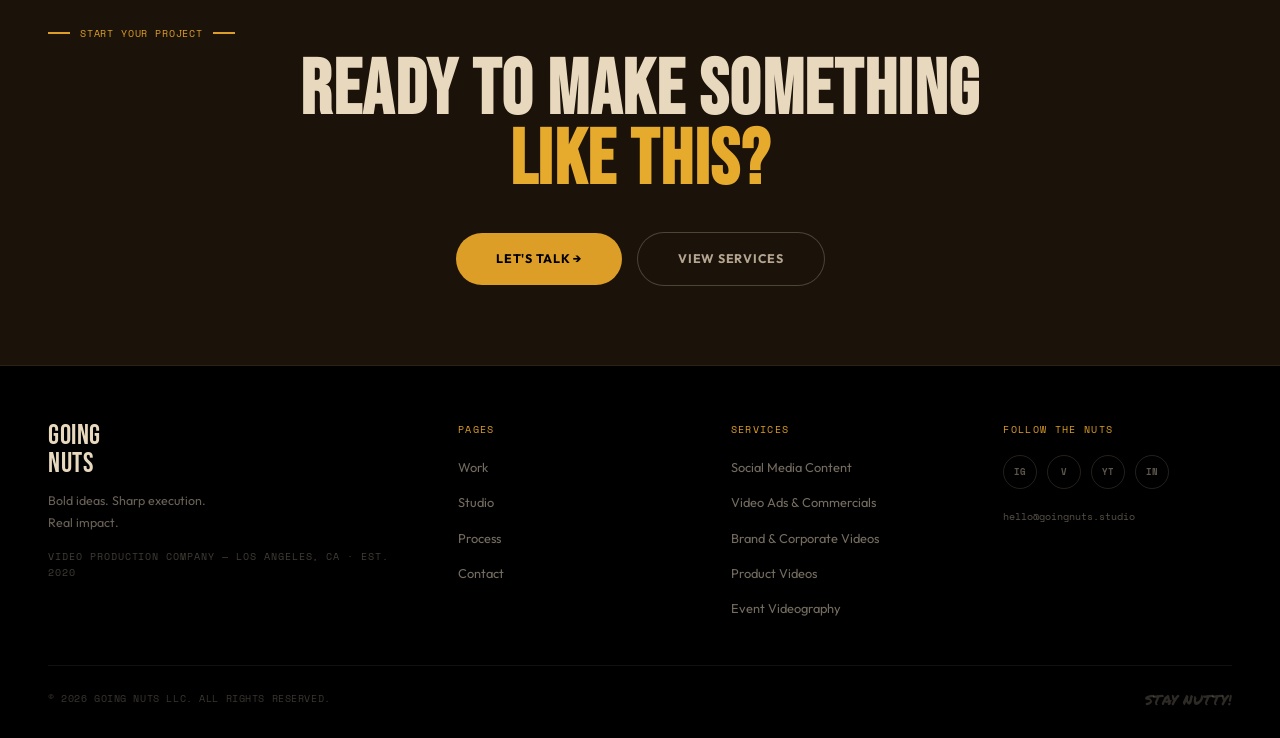
<file: case-study.html>
<!DOCTYPE html>
<html lang="en">
<head>
  <meta charset="UTF-8">
  <meta name="viewport" content="width=device-width, initial-scale=1.0">
  <title>[PROJECT NAME] — [Video Type] for [Client] | GOING NUTS Los Angeles</title>
  <meta name="description" content="How GOING NUTS produced [deliverable] for [client] in Los Angeles — the brief, the idea, the shoot, and the results.">
  <link rel="preconnect" href="https://fonts.googleapis.com">
  <link rel="preconnect" href="https://fonts.gstatic.com" crossorigin>
  <link href="https://fonts.googleapis.com/css2?family=Bebas+Neue&family=Outfit:wght@300;400;500;600;700;800;900&family=Space+Mono:wght@400;700&display=swap" rel="stylesheet">
  <link rel="stylesheet" href="css/gn.css">
</head>
<body class="page-case-study">

  <a href="#main" class="u-skip-nav">Skip to main content</a>

  <header class="c-header" id="site-header">
    <div class="c-header__corner c-header__corner--red"></div>
    <div class="c-header__corner c-header__corner--teal"></div>
    <div class="c-header__inner container">
      <a href="index.html" class="c-header__logo" aria-label="Going Nuts — Home">
        <img src="Assets/GOING NUTS logo.png" alt="GOING NUTS" class="c-header__logo-img" onerror="this.style.display='none';this.nextElementSibling.style.display='block'">
        <span class="c-header__logo-text display" style="display:none">GOING<br>NUTS</span>
      </a>
      <nav class="c-header__nav" aria-label="Main navigation">
        <ul>
          <li><a href="work.html" class="is-active">Work</a></li>
          <li><a href="services.html">Services</a></li>
          <li><a href="process.html">Process</a></li>
          <li><a href="studio.html">Studio</a></li>
          </ul>
      </nav>
      <div class="c-header__actions">
        <a href="contact.html" class="btn btn--primary">LET'S TALK</a>
        <button class="c-hamburger" id="hamburger-btn" aria-label="Open menu" aria-expanded="false" aria-controls="mobile-nav"><span></span><span></span><span></span></button>
      </div>
    </div>
  </header>

  <nav class="c-mobile-nav" id="mobile-nav" aria-hidden="true" aria-label="Mobile navigation">
    <div class="c-mobile-nav__overlay" id="nav-overlay"></div>
    <div class="c-mobile-nav__panel">
      <button class="c-mobile-nav__close" id="nav-close-btn" aria-label="Close menu">✕</button>
      <ul class="c-mobile-nav__links"><li><a href="work.html" class="is-active">Work</a></li><li><a href="services.html">Services</a></li><li><a href="process.html">Process</a></li><li><a href="studio.html">Studio</a></li></ul>
      <a href="contact.html" class="btn btn--primary">LET'S TALK →</a>
    </div>
  </nav>

  <main id="main">

    <!-- BACK CRUMB -->
    <div class="section--paper" style="padding:16px 0;border-bottom:1px solid var(--color-border);">
      <div class="container"><a href="work.html" style="font-family:var(--fn-mono);font-size:.65rem;letter-spacing:.1em;text-transform:uppercase;color:var(--color-muted);">← BACK TO WORK</a></div>
    </div>

    <!-- CASE STUDY HERO -->
    <section class="section--paper section--has-texture" style="padding:0;">
      <div class="c-texture" aria-hidden="true"></div>
      <div class="container">
        <div class="c-case-hero">
          <div>
            <!-- Meta -->
            <div class="c-case-hero__meta">
              <span class="pill pill--red">COMMERCIAL</span>
              <span class="c-tape c-tape--sm">TV · 30 SEC</span>
            </div>
            <h1 class="c-case-hero__headline">BOLD MOVES</h1>
            <p class="c-case-hero__desc">A bold, high-energy TV commercial for Crunch Co. — built to stop you mid-channel-flip and make you crave something real. Shot over two days on location in downtown LA.</p>
            <div class="c-case-hero__specs">
              <div class="c-spec-item"><div class="c-spec-item__label">CLIENT</div><div class="c-spec-item__value">Crunch Co.</div></div>
              <div class="c-spec-item"><div class="c-spec-item__label">PROJECT TYPE</div><div class="c-spec-item__value">TV Commercial</div></div>
              <div class="c-spec-item"><div class="c-spec-item__label">DELIVERABLES</div><div class="c-spec-item__value">30s · 15s · 6s cut-downs</div></div>
              <div class="c-spec-item"><div class="c-spec-item__label">DURATION</div><div class="c-spec-item__value">6 weeks</div></div>
              <div class="c-spec-item"><div class="c-spec-item__label">YEAR</div><div class="c-spec-item__value">2024</div></div>
              <div class="c-spec-item"><div class="c-spec-item__label">ASPECT RATIOS</div><div class="c-spec-item__value">16:9 · 9:16 · 1:1</div></div>
            </div>
          </div>
          <!-- V1: hero still / film frame / poster-style key art in this slot -->
          <div class="c-collage c-collage--hero">
            <div class="c-collage__placeholder" style="min-height:400px;">
              <span>HERO STILL / KEY ART</span>
              <span style="font-size:.55rem;">V1: full bleed key frame from the shoot</span>
            </div>
          </div>
        </div>
      </div>
    </section>

    <!-- FULL BLEED MEDIA FRAME -->
    <div class="c-media-frame c-media-frame--full section--has-texture" style="background:var(--color-charcoal);min-height:480px;display:flex;align-items:center;justify-content:center;border-top:2px solid var(--color-ink);border-bottom:2px solid var(--color-ink);">
      <!-- V1: embed video player here -->
      <div style="text-align:center;padding:40px;">
        <div class="c-stamp c-stamp--mustard" style="margin:0 auto 20px;">PLAY REEL</div>
        <div style="width:72px;height:72px;border:3px solid var(--color-mustard-bright);border-radius:50%;display:flex;align-items:center;justify-content:center;margin:0 auto;cursor:pointer;">
          <span style="color:var(--color-mustard-bright);font-size:1.4rem;margin-left:4px;">▶</span>
        </div>
        <p style="font-family:var(--fn-mono);font-size:.65rem;letter-spacing:.1em;text-transform:uppercase;color:rgba(244,231,207,.35);margin-top:16px;">V1: VIDEO PLAYER EMBED GOES HERE</p>
      </div>
    </div>

    <!-- BRIEF / CHALLENGE -->
    <section class="section section--paper section--has-texture">
      <div class="c-texture" aria-hidden="true"></div>
      <div class="container" style="max-width:860px;">
        <div class="c-case-section">
          <div class="c-case-section__label">THE CHALLENGE</div>
          <h2>THE BRIEF.</h2>
          <p>Crunch Co. wanted to reintroduce their flagship snack range to a younger audience — but without losing the brand equity they'd spent years building. The brief: make something bold that feels current, stays on-brand, and works as both a TV spot and social content.</p>
          <p style="margin-top:16px;">The challenge was balancing the legacy brand identity with a tone that didn't feel like it was trying too hard. It needed energy, but it also needed heart.</p>
        </div>
        <div class="c-case-section">
          <div class="c-case-section__label">OUR THINKING</div>
          <h2>THE IDEA.</h2>
          <p>We built the concept around a single insight: bold choices aren't loud, they're deliberate. The spot follows a series of real moments — not flashy, not over-produced — where everyday people make choices that feel right. Crunch Co. becomes the thread that connects them.</p>
          <p style="margin-top:16px;">The visual language was intentionally grounded: handheld energy, natural light, real locations in Los Angeles. We wanted it to feel like something captured, not constructed.</p>
        </div>
      </div>
    </section>

    <!-- PRODUCTION GALLERY -->
    <section class="section section--paper-warm section--has-texture">
      <div class="c-texture" aria-hidden="true"></div>
      <div class="container">
        <div class="section-label">BEHIND THE LENS</div>
        <h2 class="section-title display">BEHIND THE <span class="text--red">SHOOT.</span></h2>
        <!-- V1: 3-col photo grid with slight rotations — collage prop stills, BTS, location -->
        <div class="grid-3" style="margin-top:32px;">
          <div class="c-collage" style="min-height:240px;">
            <div class="c-collage__placeholder" style="min-height:240px;"><span>LOCATION · DOWNTOWN LA</span><span style="font-size:.55rem;">V1: BTS production photo</span></div>
          </div>
          <div class="c-collage" style="min-height:240px;">
            <div class="c-collage__placeholder" style="min-height:240px;"><span>ON-SET · DAY 1</span><span style="font-size:.55rem;">V1: crew setup photo</span></div>
          </div>
          <div class="c-collage" style="min-height:240px;">
            <div class="c-collage__placeholder" style="min-height:240px;"><span>CLOSE-UP · PRODUCT</span><span style="font-size:.55rem;">V1: detail / hero product shot</span></div>
          </div>
        </div>
      </div>
    </section>

    <!-- APPROACH -->
    <section class="section section--dark section--has-texture">
      <div class="c-texture" aria-hidden="true"></div>
      <div class="container">
        <div class="grid-2" style="gap:52px;align-items:start;">
          <div>
            <div class="section-label section-label--dark">HOW WE DID IT</div>
            <h2 class="section-title display text--cream">THE <span class="text--mustard">APPROACH.</span></h2>
            <p style="font-size:1rem;line-height:1.8;color:rgba(244,231,207,.65);margin-top:20px;">From creative direction through to final delivery, we handled the full production. Two-day shoot with a crew of 8. Three locations across Los Angeles. 14 total selects captured.</p>
            <p style="font-size:1rem;line-height:1.8;color:rgba(244,231,207,.65);margin-top:16px;">Post-production included offline and online edit, colour grade, licensed music supervision, and three cut-down variants for social distribution.</p>
          </div>
          <div style="display:flex;flex-direction:column;gap:14px;padding-top:8px;">
            <div class="c-dark-card c-dark-card--teal"><div class="c-dark-card__icon">🎬</div><h3>PRE-PRODUCTION</h3><p>Creative treatment, storyboard, shot list, location scouting, casting, production schedule.</p></div>
            <div class="c-dark-card c-dark-card--mustard"><div class="c-dark-card__icon">📷</div><h3>PRODUCTION</h3><p>2-day shoot. 3 locations. Arri Alexa 35. Handheld and gimbal. 14 selects captured.</p></div>
            <div class="c-dark-card c-dark-card--red"><div class="c-dark-card__icon">🎞</div><h3>POST-PRODUCTION</h3><p>Edit, grade, mix, music, VO, and three social cut-downs — all delivered in 3 formats.</p></div>
          </div>
        </div>
      </div>
    </section>

    <!-- RESULTS -->
    <section class="section section--paper section--has-texture">
      <div class="c-texture" aria-hidden="true"></div>
      <div class="container">
        <div class="section__header">
          <div class="section-label">THE OUTCOME</div>
          <h2 class="section-title display">THE <span class="text--red">RESULTS.</span></h2>
        </div>
        <div class="c-stats-strip__grid" style="display:grid;grid-template-columns:repeat(4,1fr);gap:24px;margin-top:44px;">
          <div style="border:2px solid var(--color-ink);border-radius:var(--radius-card);padding:24px;text-align:center;background:var(--color-paper-warm);">
            <div class="c-stat__num" style="color:var(--color-red);">4.2M</div>
            <div style="font-family:var(--fn-mono);font-size:.6rem;letter-spacing:.12em;text-transform:uppercase;color:var(--color-muted);margin-top:4px;">SOCIAL VIEWS</div>
            <div style="font-size:.72rem;color:var(--color-text-secondary);margin-top:4px;">First 30 days across platforms</div>
          </div>
          <div style="border:2px solid var(--color-ink);border-radius:var(--radius-card);padding:24px;text-align:center;background:var(--color-paper-warm);">
            <div class="c-stat__num" style="color:var(--color-teal);">38%</div>
            <div style="font-family:var(--fn-mono);font-size:.6rem;letter-spacing:.12em;text-transform:uppercase;color:var(--color-muted);margin-top:4px;">BRAND RECALL UPLIFT</div>
            <div style="font-size:.72rem;color:var(--color-text-secondary);margin-top:4px;">Post-campaign survey results</div>
          </div>
          <div style="border:2px solid var(--color-ink);border-radius:var(--radius-card);padding:24px;text-align:center;background:var(--color-paper-warm);">
            <div class="c-stat__num" style="color:var(--color-mustard-deep);">3</div>
            <div style="font-family:var(--fn-mono);font-size:.6rem;letter-spacing:.12em;text-transform:uppercase;color:var(--color-muted);margin-top:4px;">AWARD SHORTLISTS</div>
            <div style="font-size:.72rem;color:var(--color-text-secondary);margin-top:4px;">Industry recognition in 2024</div>
          </div>
          <div style="border:2px solid var(--color-ink);border-radius:var(--radius-card);padding:24px;text-align:center;background:var(--color-paper-warm);">
            <div class="c-stat__num" style="color:var(--color-ink);">2nd</div>
            <div style="font-family:var(--fn-mono);font-size:.6rem;letter-spacing:.12em;text-transform:uppercase;color:var(--color-muted);margin-top:4px;">PROJECT WITH CRUNCH CO.</div>
            <div style="font-size:.72rem;color:var(--color-text-secondary);margin-top:4px;">Client came back for a follow-up campaign</div>
          </div>
        </div>

        <!-- Client quote -->
        <div class="c-rough-card" style="margin-top:44px;">
          <!-- V1: doodle quotation mark accent -->
          <blockquote style="font-size:1.1rem;line-height:1.8;font-style:italic;color:var(--color-text-secondary);border-left:3px solid var(--color-red);padding-left:20px;margin:0 0 20px 0;">"Going Nuts got what we were trying to do before we fully got it ourselves. The work speaks for itself."</blockquote>
          <div style="font-family:var(--fn-mono);font-size:.65rem;letter-spacing:.1em;text-transform:uppercase;color:var(--color-muted);">JESSICA PARK — MARKETING DIRECTOR · CRUNCH CO.</div>
        </div>
      </div>
    </section>

    <!-- NEXT / PREV PROJECT NAV -->
    <section class="section section--paper-warm section--has-texture">
      <div class="c-texture" aria-hidden="true"></div>
      <div class="container">
        <div style="display:grid;grid-template-columns:1fr 1fr;gap:24px;">
          <a href="case-study.html" class="c-work-card" data-category="brand-video" style="text-decoration:none;">
            <div class="c-work-card__thumb"><div class="c-work-card__bg thumb--warm-earth"></div><div class="c-work-card__pill"><span class="pill pill--teal">BRAND VIDEO</span></div><div class="c-work-card__title">BUILT DIFFERENT</div></div>
            <div class="c-work-card__foot"><span class="c-work-card__client">TrailPeak · Brand Film</span><span style="font-family:var(--fn-mono);font-size:.6rem;color:var(--color-muted);">NEXT PROJECT →</span></div>
          </a>
          <div style="display:flex;flex-direction:column;justify-content:center;align-items:flex-end;text-align:right;gap:14px;padding:24px;">
            <div class="section-label" style="justify-content:flex-end;">MORE WORK</div>
            <h3 class="display" style="font-size:clamp(1.6rem,3vw,2.4rem);text-transform:uppercase;">SEE ALL<br>THE WORK.</h3>
            <a href="work.html" class="btn btn--primary">VIEW ALL PROJECTS →</a>
          </div>
        </div>
      </div>
    </section>

    <!-- CTA -->
    <section class="section section--red section--has-texture">
      <div class="c-texture" aria-hidden="true"></div>
      <div class="container" style="text-align:center;">
        <div class="section-label section-label--dark">START YOUR PROJECT</div>
        <h2 class="display text--cream" style="font-size:clamp(44px,6vw,80px);text-transform:uppercase;">READY TO MAKE SOMETHING<br><em style="color:var(--color-mustard-bright);font-style:normal;">LIKE THIS?</em></h2>
        <div style="display:flex;gap:16px;justify-content:center;flex-wrap:wrap;margin-top:36px;">
          <a href="contact.html" class="btn btn--primary btn--lg">LET'S TALK →</a>
          <a href="services.html" class="btn btn--ghost-light btn--lg">VIEW SERVICES</a>
        </div>
      </div>
    </section>

  </main>

  <footer class="c-footer">
    <div class="container">
      <div class="c-footer__grid">
        <div class="c-footer__brand"><div class="c-footer__logo display">GOING<br>NUTS</div><p class="c-footer__tagline">Bold ideas. Sharp execution.<br>Real impact.</p><div class="c-footer__location mono">Video Production Company — Los Angeles, CA · Est. 2020</div></div>
        <div><div class="c-footer__col-title">PAGES</div><ul class="c-footer__links"><li><a href="work.html">Work</a></li><li><a href="studio.html">Studio</a></li><li><a href="process.html">Process</a></li><li><a href="contact.html">Contact</a></li></ul></div>
        <div><div class="c-footer__col-title">SERVICES</div><ul class="c-footer__links"><li><a href="services.html">Social Media Content</a></li><li><a href="services.html">Video Ads &amp; Commercials</a></li><li><a href="services.html">Brand &amp; Corporate Videos</a></li><li><a href="services.html">Product Videos</a></li><li><a href="services.html">Event Videography</a></li></ul></div>
        <div><div class="c-footer__col-title">FOLLOW THE NUTS</div><div class="c-footer__socials"><a href="#" class="c-footer__social" aria-label="Instagram">IG</a><a href="#" class="c-footer__social" aria-label="Vimeo">V</a><a href="#" class="c-footer__social" aria-label="YouTube">YT</a><a href="#" class="c-footer__social" aria-label="LinkedIn">IN</a></div><a href="mailto:hello@goingnuts.studio" class="c-footer__email mono">hello@goingnuts.studio</a></div>
      </div>
      <div class="c-footer__bottom"><span class="c-footer__copy mono">© 2026 GOING NUTS LLC. ALL RIGHTS RESERVED.</span><span class="c-footer__doodle hand">STAY NUTTY!</span></div>
    </div>
  </footer>
  <script src="js/gn.js"></script>
</body>
</html>
</file>
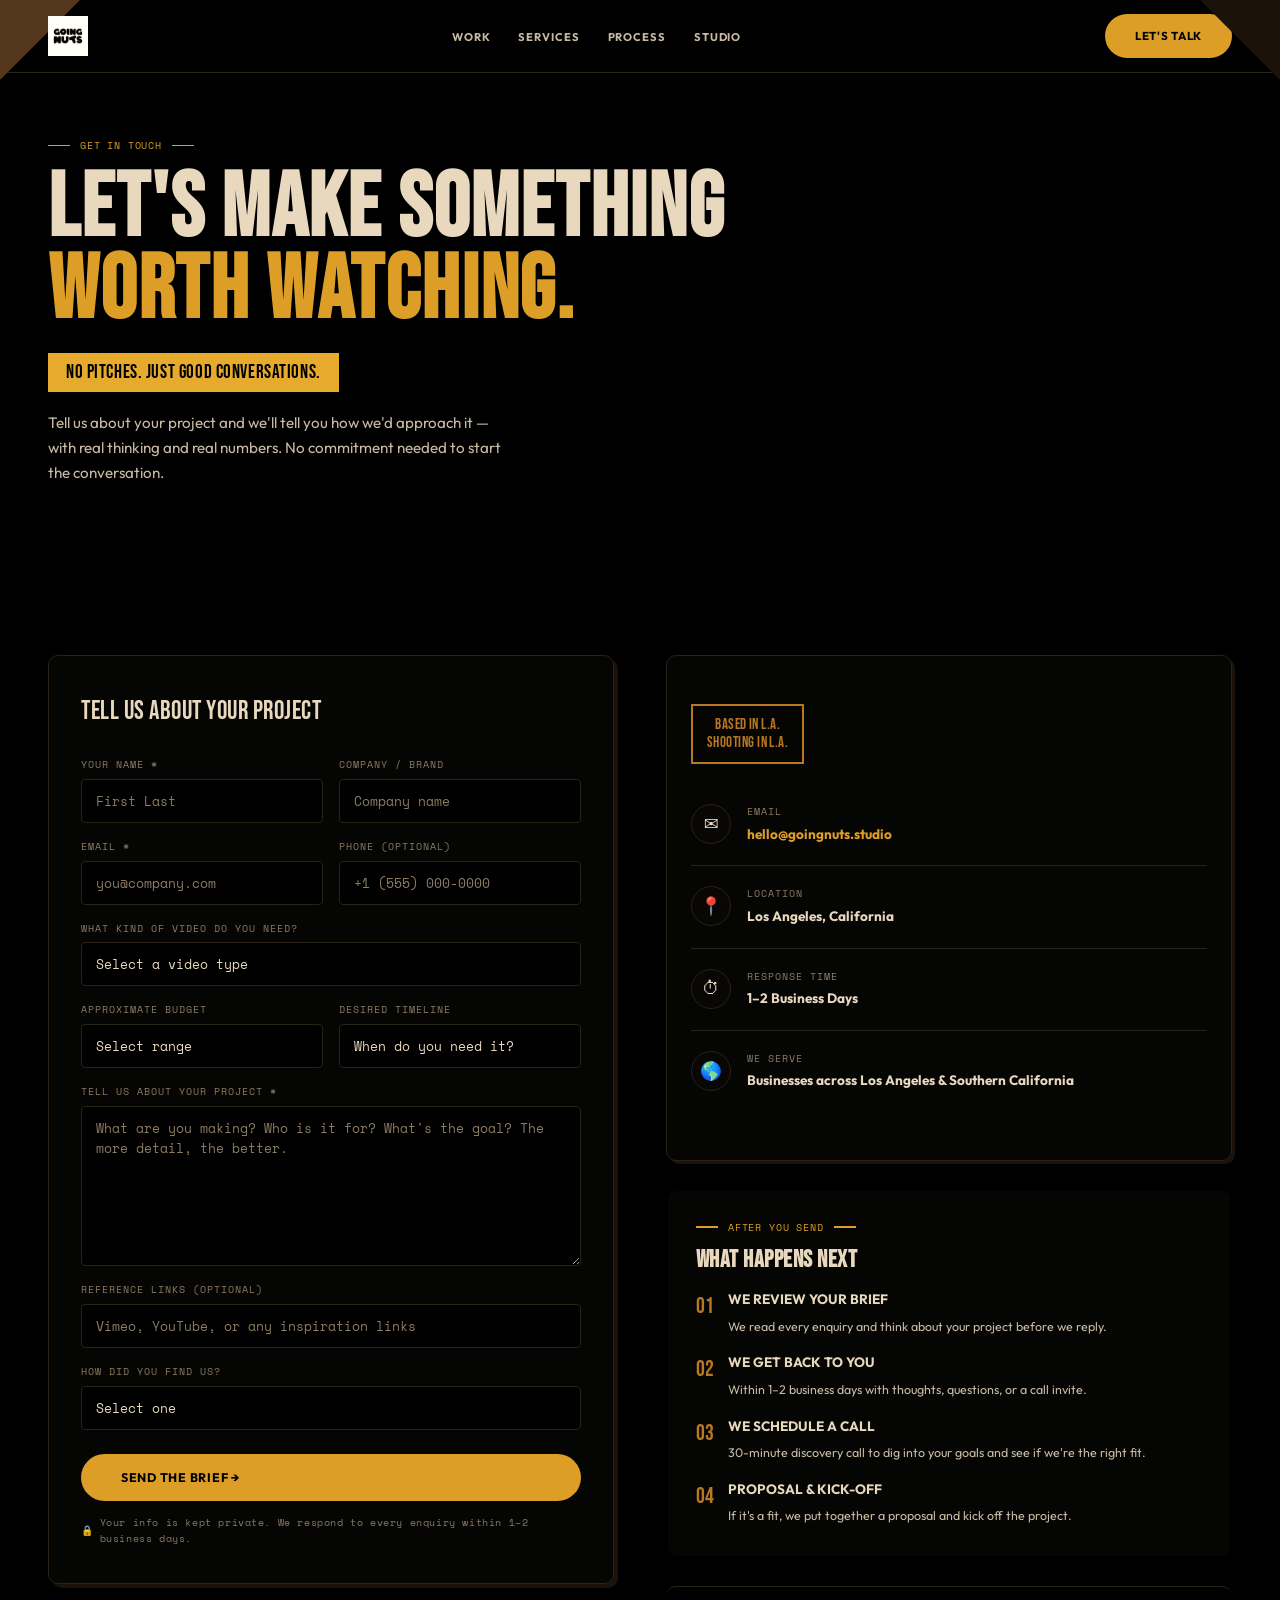
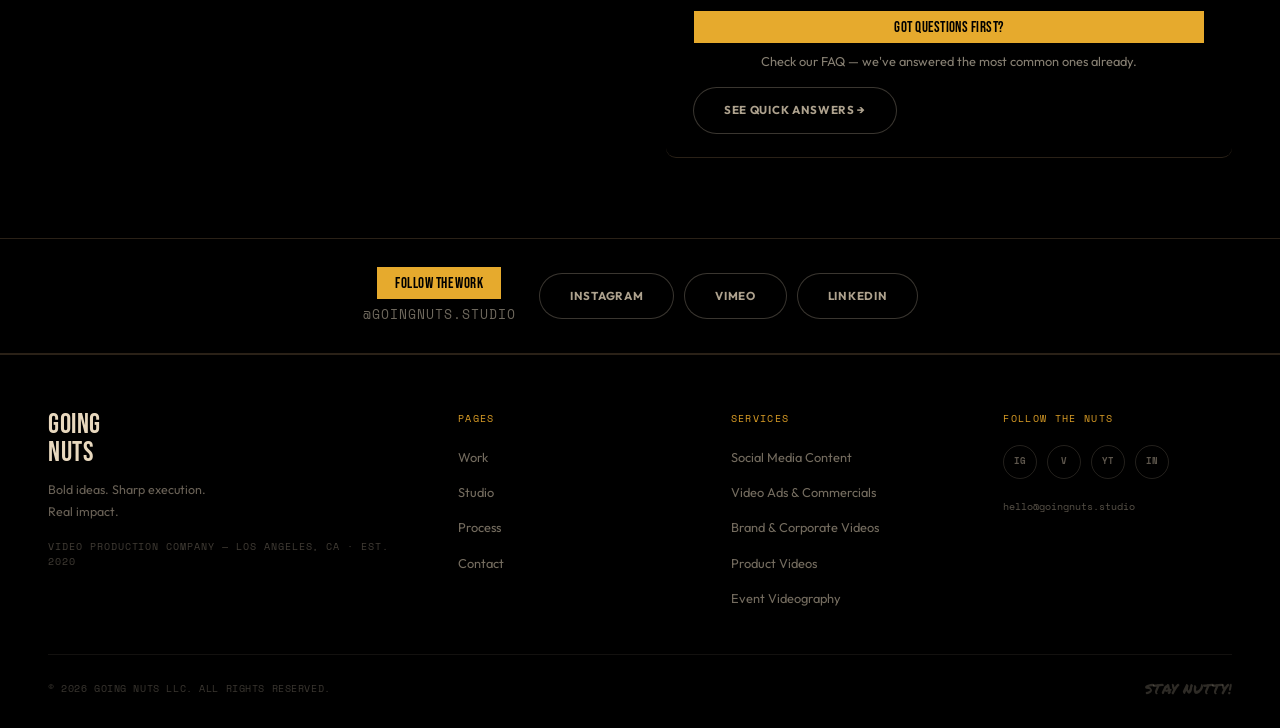
<file: contact.html>
<!DOCTYPE html>
<html lang="en">
<head>
  <meta charset="UTF-8">
  <meta name="viewport" content="width=device-width, initial-scale=1.0">
  <title>Contact | Video Production Company Los Angeles — GOING NUTS</title>
  <meta name="description" content="Tell us about your project. GOING NUTS produces video for businesses across Los Angeles and Southern California. We reply within 1–2 business days.">
  <link rel="preconnect" href="https://fonts.googleapis.com">
  <link rel="preconnect" href="https://fonts.gstatic.com" crossorigin>
  <link href="https://fonts.googleapis.com/css2?family=Bebas+Neue&family=Outfit:wght@300;400;500;600;700;800;900&family=Space+Mono:wght@400;700&display=swap" rel="stylesheet">
  <link rel="stylesheet" href="css/gn.css">
</head>
<body class="page-contact">

  <a href="#main" class="u-skip-nav">Skip to main content</a>

  <header class="c-header" id="site-header">
    <div class="c-header__corner c-header__corner--red"></div>
    <div class="c-header__corner c-header__corner--teal"></div>
    <div class="c-header__inner container">
      <a href="index.html" class="c-header__logo" aria-label="Going Nuts — Home">
        <img src="Assets/GOING NUTS logo.png" alt="GOING NUTS" class="c-header__logo-img" onerror="this.style.display='none';this.nextElementSibling.style.display='block'">
        <span class="c-header__logo-text display" style="display:none">GOING<br>NUTS</span>
      </a>
      <nav class="c-header__nav" aria-label="Main navigation">
        <ul>
          <li><a href="work.html">Work</a></li>
          <li><a href="services.html">Services</a></li>
          <li><a href="process.html">Process</a></li>
          <li><a href="studio.html">Studio</a></li>
          </ul>
      </nav>
      <div class="c-header__actions">
        <a href="contact.html" class="btn btn--primary">LET'S TALK</a>
        <button class="c-hamburger" id="hamburger-btn" aria-label="Open menu" aria-expanded="false" aria-controls="mobile-nav"><span></span><span></span><span></span></button>
      </div>
    </div>
  </header>

  <nav class="c-mobile-nav" id="mobile-nav" aria-hidden="true" aria-label="Mobile navigation">
    <div class="c-mobile-nav__overlay" id="nav-overlay"></div>
    <div class="c-mobile-nav__panel">
      <button class="c-mobile-nav__close" id="nav-close-btn" aria-label="Close menu">✕</button>
      <ul class="c-mobile-nav__links"><li><a href="work.html">Work</a></li><li><a href="services.html">Services</a></li><li><a href="process.html">Process</a></li><li><a href="studio.html">Studio</a></li></ul>
      <a href="contact.html" class="btn btn--primary">LET'S TALK →</a>
    </div>
  </nav>

  <main id="main">

    <!-- HERO -->
    <section class="c-hero c-hero--page section--paper section--has-texture">
      <div class="c-texture" aria-hidden="true"></div>
      <!-- V1: prop cluster with megaphone + notebook + polaroid camera top right -->
      <div class="container">
        <div class="section-label">GET IN TOUCH</div>
        <h1 class="c-hero__headline display">LET'S MAKE SOMETHING<br><span class="text--red">WORTH WATCHING.</span></h1>
        <div style="margin:12px 0;"><span class="c-tape">NO PITCHES. JUST GOOD CONVERSATIONS.</span></div>
        <p class="c-hero__sub">Tell us about your project and we'll tell you how we'd approach it — with real thinking and real numbers. No commitment needed to start the conversation.</p>
      </div>
    </section>

    <!-- CONTACT FORM + SIDEBAR -->
    <section class="section section--paper-warm section--has-texture">
      <div class="c-texture" aria-hidden="true"></div>
      <div class="container">
        <div class="grid-2" style="gap:52px;align-items:start;">

          <!-- FORM -->
          <div>
            <div class="c-form">
              <div class="c-form__title">TELL US ABOUT YOUR PROJECT</div>

              <div class="c-form__row">
                <div class="c-form__group">
                  <label for="f-name">Your Name *</label>
                  <input type="text" id="f-name" name="name" placeholder="First Last" required>
                </div>
                <div class="c-form__group">
                  <label for="f-company">Company / Brand</label>
                  <input type="text" id="f-company" name="company" placeholder="Company name">
                </div>
              </div>

              <div class="c-form__row">
                <div class="c-form__group">
                  <label for="f-email">Email *</label>
                  <input type="email" id="f-email" name="email" placeholder="you@company.com" required>
                </div>
                <div class="c-form__group">
                  <label for="f-phone">Phone (optional)</label>
                  <input type="tel" id="f-phone" name="phone" placeholder="+1 (555) 000-0000">
                </div>
              </div>

              <div class="c-form__group c-form__group--full">
                <label for="f-service">What kind of video do you need?</label>
                <select id="f-service" name="service">
                  <option value="" disabled selected>Select a video type</option>
                  <option value="social">Social Media Content (Reels)</option>
                  <option value="ad">Video Ad / Commercial</option>
                  <option value="brand-video">Brand Video / Film</option>
                  <option value="corporate">Corporate / Internal</option>
                  <option value="product">Product Video</option>
                  <option value="event">Event Coverage</option>
                  <option value="campaign">Campaign Bundle</option>
                  <option value="music-video">Music Video / Other</option>
                  <option value="not-sure">Not sure yet</option>
                </select>
              </div>

              <div class="c-form__row">
                <div class="c-form__group">
                  <label for="f-budget">Approximate Budget</label>
                  <select id="f-budget" name="budget">
                    <option value="" disabled selected>Select range</option>
                    <option value="under-2500">Under $2,500</option>
                    <option value="2500-5k">$2,500–$5,000</option>
                    <option value="5-10k">$5,000–$10,000</option>
                    <option value="10-25k">$10,000–$25,000</option>
                    <option value="25k-plus">$25,000+</option>
                    <option value="tbd">Not sure yet</option>
                  </select>
                </div>
                <div class="c-form__group">
                  <label for="f-timeline">Desired Timeline</label>
                  <select id="f-timeline" name="timeline">
                    <option value="" disabled selected>When do you need it?</option>
                    <option value="urgent">ASAP / Rush</option>
                    <option value="1-month">Within 1 month</option>
                    <option value="1-3-months">1–3 months</option>
                    <option value="3-6-months">3–6 months</option>
                    <option value="flexible">Flexible</option>
                  </select>
                </div>
              </div>

              <div class="c-form__group c-form__group--full">
                <label for="f-message">Tell us about your project *</label>
                <textarea id="f-message" name="message" placeholder="What are you making? Who is it for? What's the goal? The more detail, the better." required style="min-height:160px;"></textarea>
              </div>

              <div class="c-form__group c-form__group--full">
                <label for="f-reference">Reference links (optional)</label>
                <input type="text" id="f-reference" name="reference" placeholder="Vimeo, YouTube, or any inspiration links">
              </div>

              <div class="c-form__group c-form__group--full">
                <label for="f-found">How did you find us?</label>
                <select id="f-found" name="found">
                  <option value="" disabled selected>Select one</option>
                  <option value="instagram">Instagram</option>
                  <option value="google">Google Search</option>
                  <option value="referral">Referral / Word of mouth</option>
                  <option value="vimeo">Vimeo</option>
                  <option value="linkedin">LinkedIn</option>
                  <option value="other">Other</option>
                </select>
              </div>

              <div class="c-form__submit">
                <button type="submit" class="btn btn--primary btn--lg" style="width:100%;">SEND THE BRIEF →</button>
              </div>
              <div class="c-form__footer">
                <span>🔒</span>
                <span>Your info is kept private. We respond to every enquiry within 1–2 business days.</span>
              </div>
            </div>
          </div>

          <!-- SIDEBAR -->
          <div style="display:flex;flex-direction:column;gap:28px;">
            <!-- Contact details -->
            <div class="c-rough-card">
              <div class="c-stamp" style="margin-bottom:20px;">BASED IN L.A.<br>SHOOTING IN L.A.</div>
              <div>
                <div class="c-contact-detail">
                  <div class="c-contact-detail__icon">✉</div>
                  <div><div class="c-contact-detail__label">Email</div><div class="c-contact-detail__value"><a href="mailto:hello@goingnuts.studio">hello@goingnuts.studio</a></div></div>
                </div>
                <div class="c-contact-detail">
                  <div class="c-contact-detail__icon">📍</div>
                  <div><div class="c-contact-detail__label">Location</div><div class="c-contact-detail__value">Los Angeles, California</div></div>
                </div>
                <div class="c-contact-detail">
                  <div class="c-contact-detail__icon">⏱</div>
                  <div><div class="c-contact-detail__label">Response Time</div><div class="c-contact-detail__value">1–2 Business Days</div></div>
                </div>
                <div class="c-contact-detail">
                  <div class="c-contact-detail__icon">🌎</div>
                  <div><div class="c-contact-detail__label">We Serve</div><div class="c-contact-detail__value">Businesses across Los Angeles &amp; Southern California</div></div>
                </div>
              </div>
            </div>

            <!-- What to expect -->
            <div style="border:2px solid var(--color-ink);border-radius:var(--radius-card);padding:28px;background:var(--color-paper-light);">
              <div class="section-label" style="margin-bottom:14px;">AFTER YOU SEND</div>
              <h3 class="display" style="font-size:1.5rem;text-transform:uppercase;margin-bottom:18px;">WHAT HAPPENS NEXT</h3>
              <div class="c-collapse">
                <button class="c-collapse__trigger" aria-expanded="false" aria-controls="collapse-next">
                  <span>VIEW STEPS</span>
                  <span class="c-collapse__icon" aria-hidden="true">+</span>
                </button>
                <div class="c-collapse__body" id="collapse-next">
                  <div style="display:flex;flex-direction:column;gap:14px;">
                    <div style="display:flex;gap:14px;align-items:flex-start;">
                      <span style="font-family:var(--fn-display);font-size:1.4rem;color:var(--color-teal);flex-shrink:0;">01</span>
                      <div><strong style="font-size:.85rem;display:block;margin-bottom:3px;">WE REVIEW YOUR BRIEF</strong><span style="font-size:.78rem;color:var(--color-text-secondary);line-height:1.6;">We read every enquiry and think about your project before we reply.</span></div>
                    </div>
                    <div style="display:flex;gap:14px;align-items:flex-start;">
                      <span style="font-family:var(--fn-display);font-size:1.4rem;color:var(--color-teal);flex-shrink:0;">02</span>
                      <div><strong style="font-size:.85rem;display:block;margin-bottom:3px;">WE GET BACK TO YOU</strong><span style="font-size:.78rem;color:var(--color-text-secondary);line-height:1.6;">Within 1–2 business days with thoughts, questions, or a call invite.</span></div>
                    </div>
                    <div style="display:flex;gap:14px;align-items:flex-start;">
                      <span style="font-family:var(--fn-display);font-size:1.4rem;color:var(--color-teal);flex-shrink:0;">03</span>
                      <div><strong style="font-size:.85rem;display:block;margin-bottom:3px;">WE SCHEDULE A CALL</strong><span style="font-size:.78rem;color:var(--color-text-secondary);line-height:1.6;">30-minute discovery call to dig into your goals and see if we're the right fit.</span></div>
                    </div>
                    <div style="display:flex;gap:14px;align-items:flex-start;">
                      <span style="font-family:var(--fn-display);font-size:1.4rem;color:var(--color-teal);flex-shrink:0;">04</span>
                      <div><strong style="font-size:.85rem;display:block;margin-bottom:3px;">PROPOSAL &amp; KICK-OFF</strong><span style="font-size:.78rem;color:var(--color-text-secondary);line-height:1.6;">If it's a fit, we put together a proposal and kick off the project.</span></div>
                    </div>
                  </div>
                </div>
              </div>
            </div>

            <!-- FAQ shortcut -->
            <div class="c-band c-band--dark" style="padding:24px 28px;border-radius:var(--radius-card);">
              <div style="display:flex;flex-direction:column;gap:8px;">
                <div class="c-tape c-tape--sm">GOT QUESTIONS FIRST?</div>
                <p style="font-size:.8rem;color:rgba(244,231,207,.55);line-height:1.65;">Check our FAQ — we've answered the most common ones already.</p>
                <a href="index.html#faq" class="btn btn--ghost-light" style="margin-top:8px;align-self:flex-start;">SEE QUICK ANSWERS →</a>
              </div>
            </div>
          </div>

        </div>
      </div>
    </section>

    <!-- SOCIAL STRIP -->
    <div class="c-band c-band--dark">
      <div class="c-band__inner">
        <div>
          <div class="c-tape c-tape--sm">FOLLOW THE WORK</div>
          <p style="color:rgba(244,231,207,.45);font-size:.8rem;margin-top:6px;font-family:var(--fn-mono);letter-spacing:.08em;text-transform:uppercase;">@GOINGNUTS.STUDIO</p>
        </div>
        <div style="display:flex;gap:12px;flex-wrap:wrap;">
          <a href="#" class="btn btn--ghost-light">INSTAGRAM</a>
          <a href="#" class="btn btn--ghost-light">VIMEO</a>
          <a href="#" class="btn btn--ghost-light">LINKEDIN</a>
        </div>
      </div>
    </div>

  </main>

  <footer class="c-footer">
    <div class="container">
      <div class="c-footer__grid">
        <div class="c-footer__brand"><div class="c-footer__logo display">GOING<br>NUTS</div><p class="c-footer__tagline">Bold ideas. Sharp execution.<br>Real impact.</p><div class="c-footer__location mono">Video Production Company — Los Angeles, CA · Est. 2020</div></div>
        <div><div class="c-footer__col-title">PAGES</div><ul class="c-footer__links"><li><a href="work.html">Work</a></li><li><a href="studio.html">Studio</a></li><li><a href="process.html">Process</a></li><li><a href="contact.html">Contact</a></li></ul></div>
        <div><div class="c-footer__col-title">SERVICES</div><ul class="c-footer__links"><li><a href="services.html">Social Media Content</a></li><li><a href="services.html">Video Ads &amp; Commercials</a></li><li><a href="services.html">Brand &amp; Corporate Videos</a></li><li><a href="services.html">Product Videos</a></li><li><a href="services.html">Event Videography</a></li></ul></div>
        <div><div class="c-footer__col-title">FOLLOW THE NUTS</div><div class="c-footer__socials"><a href="#" class="c-footer__social" aria-label="Instagram">IG</a><a href="#" class="c-footer__social" aria-label="Vimeo">V</a><a href="#" class="c-footer__social" aria-label="YouTube">YT</a><a href="#" class="c-footer__social" aria-label="LinkedIn">IN</a></div><a href="mailto:hello@goingnuts.studio" class="c-footer__email mono">hello@goingnuts.studio</a></div>
      </div>
      <div class="c-footer__bottom"><span class="c-footer__copy mono">© 2026 GOING NUTS LLC. ALL RIGHTS RESERVED.</span><span class="c-footer__doodle hand">STAY NUTTY!</span></div>
    </div>
  </footer>
  <script src="js/gn.js"></script>
</body>
</html>
</file>
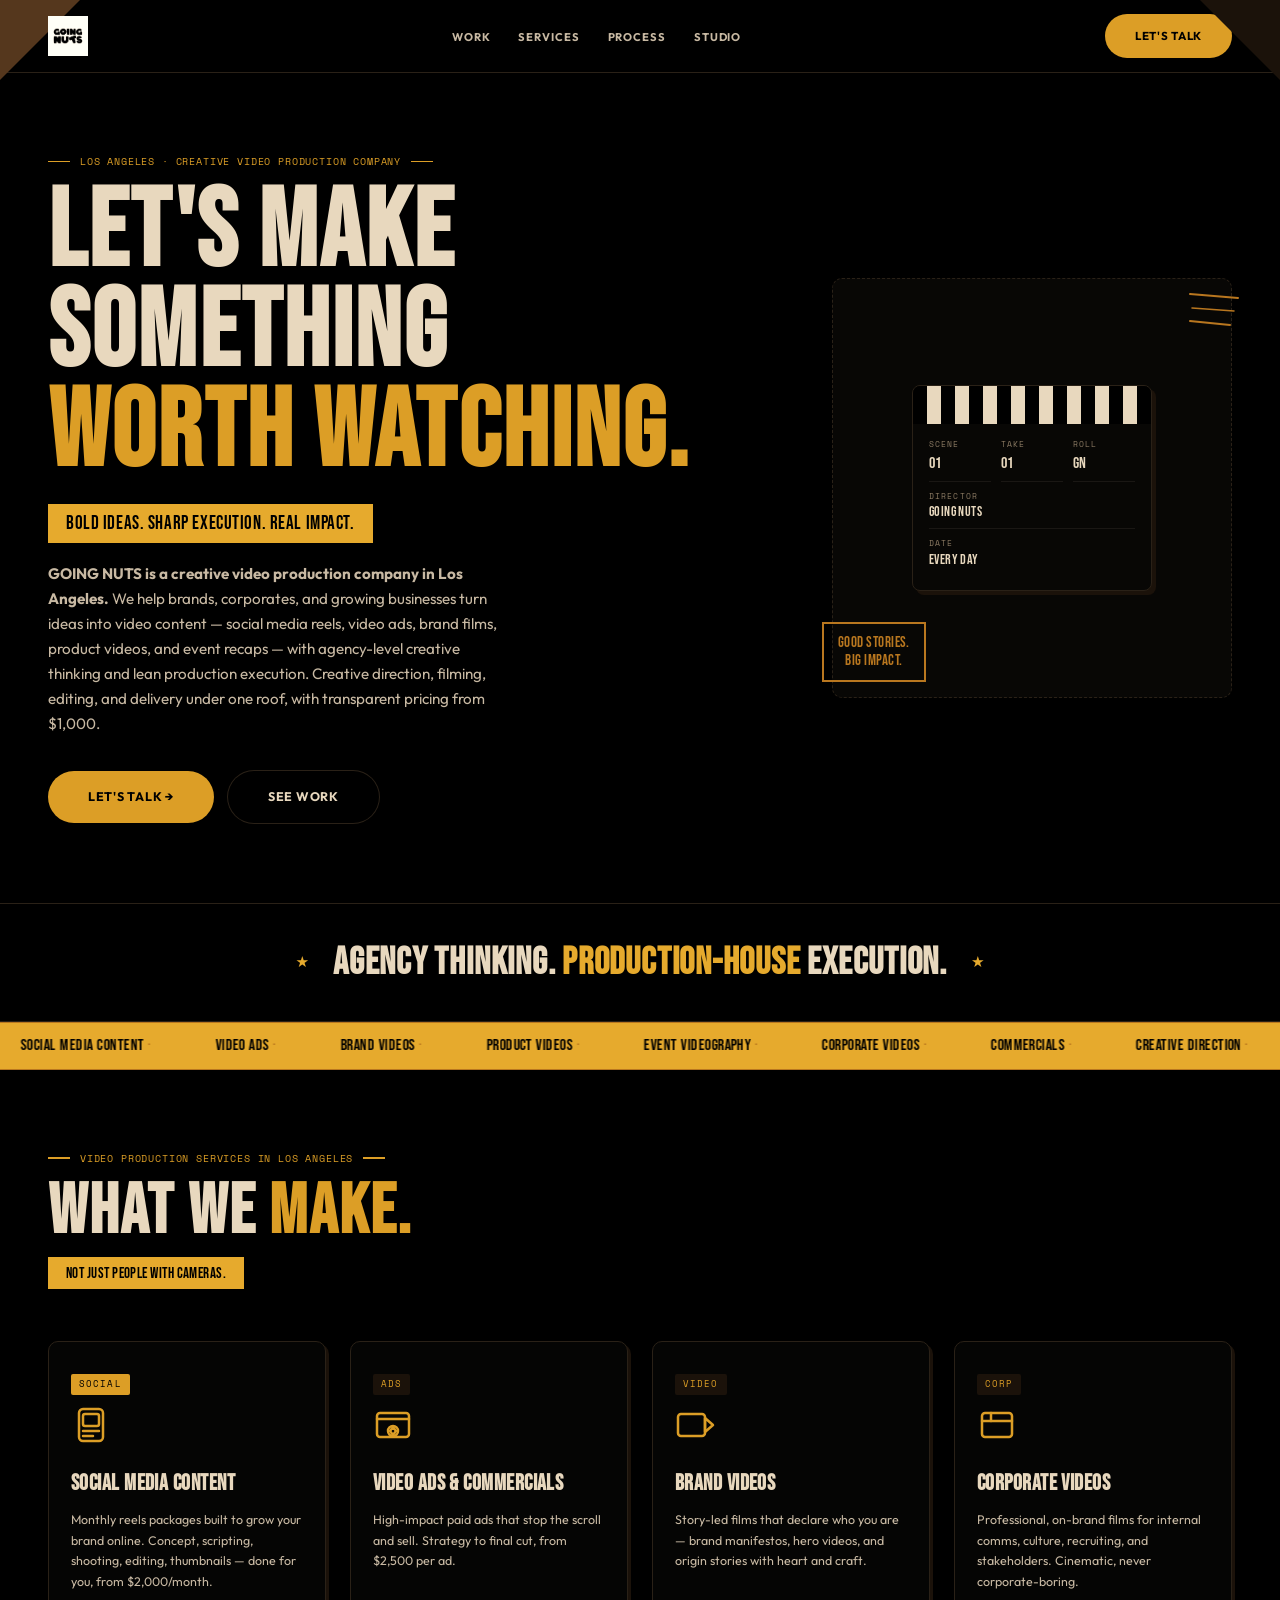
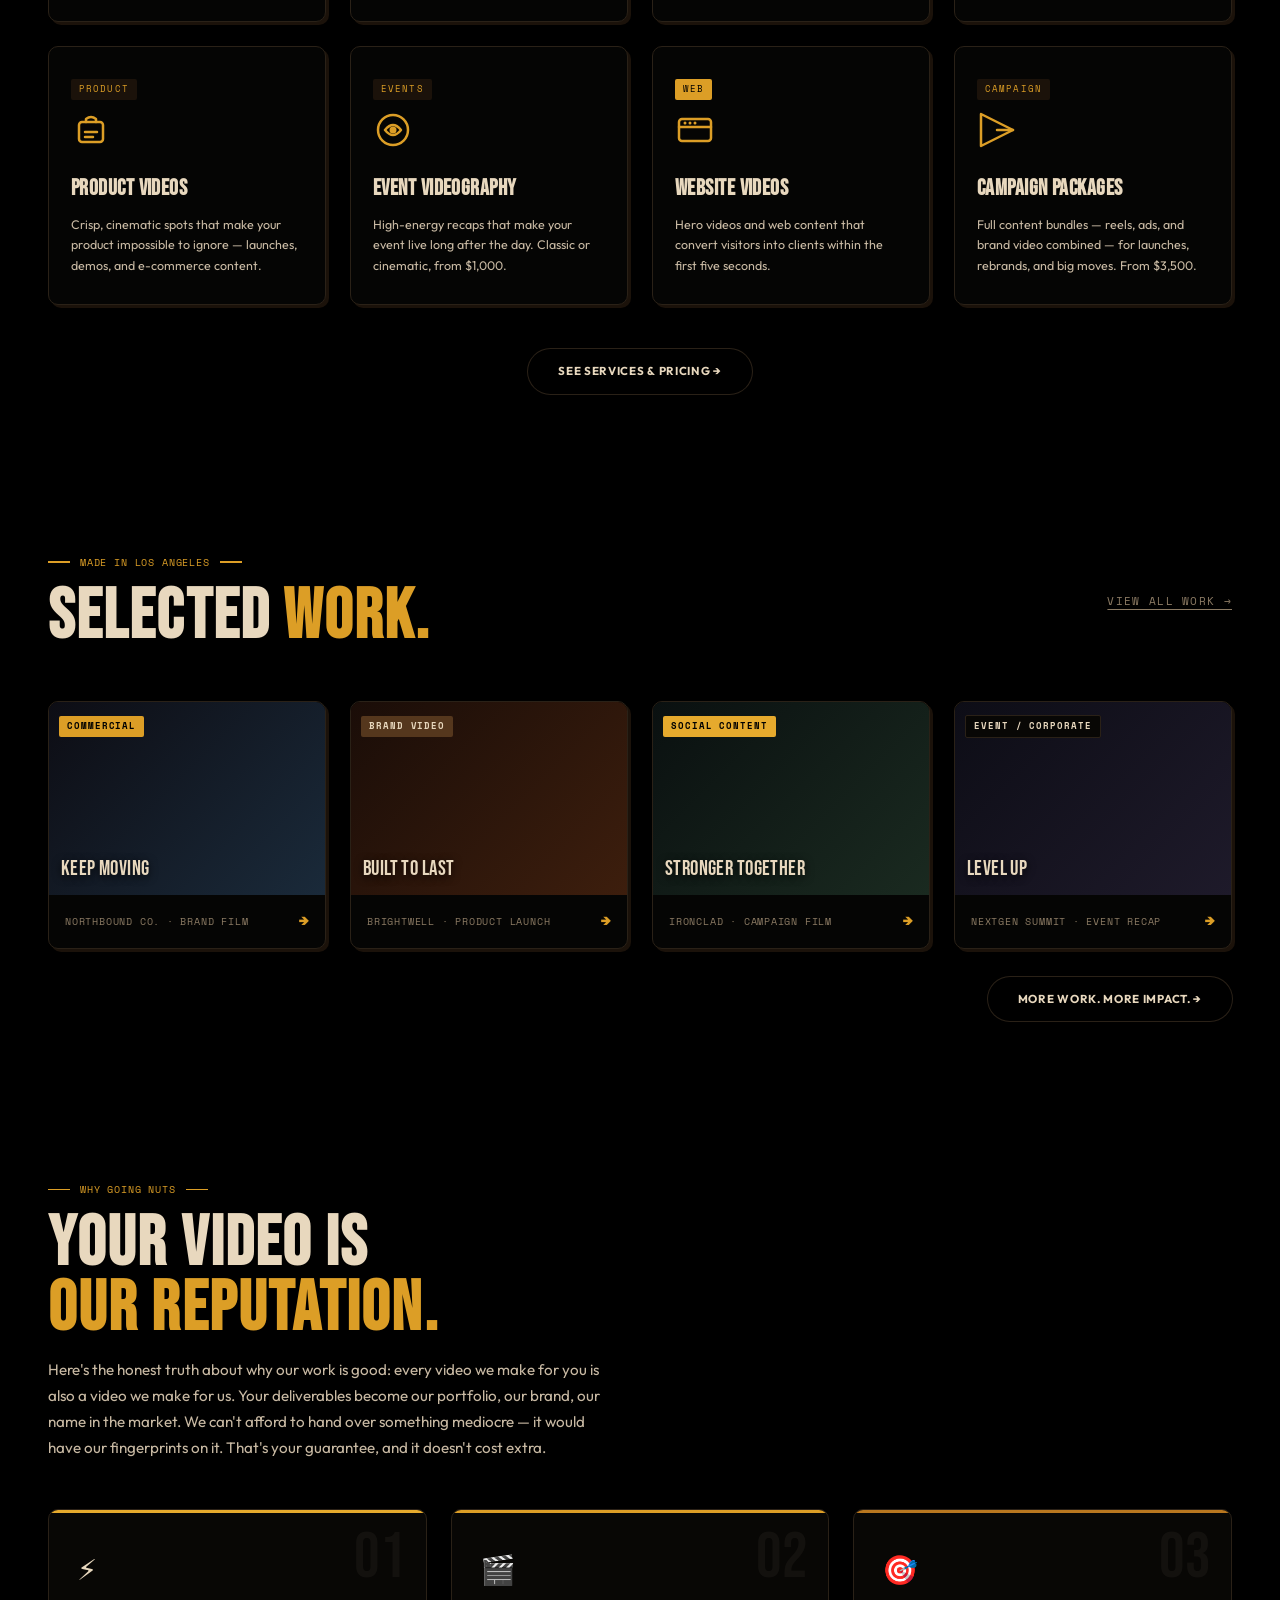
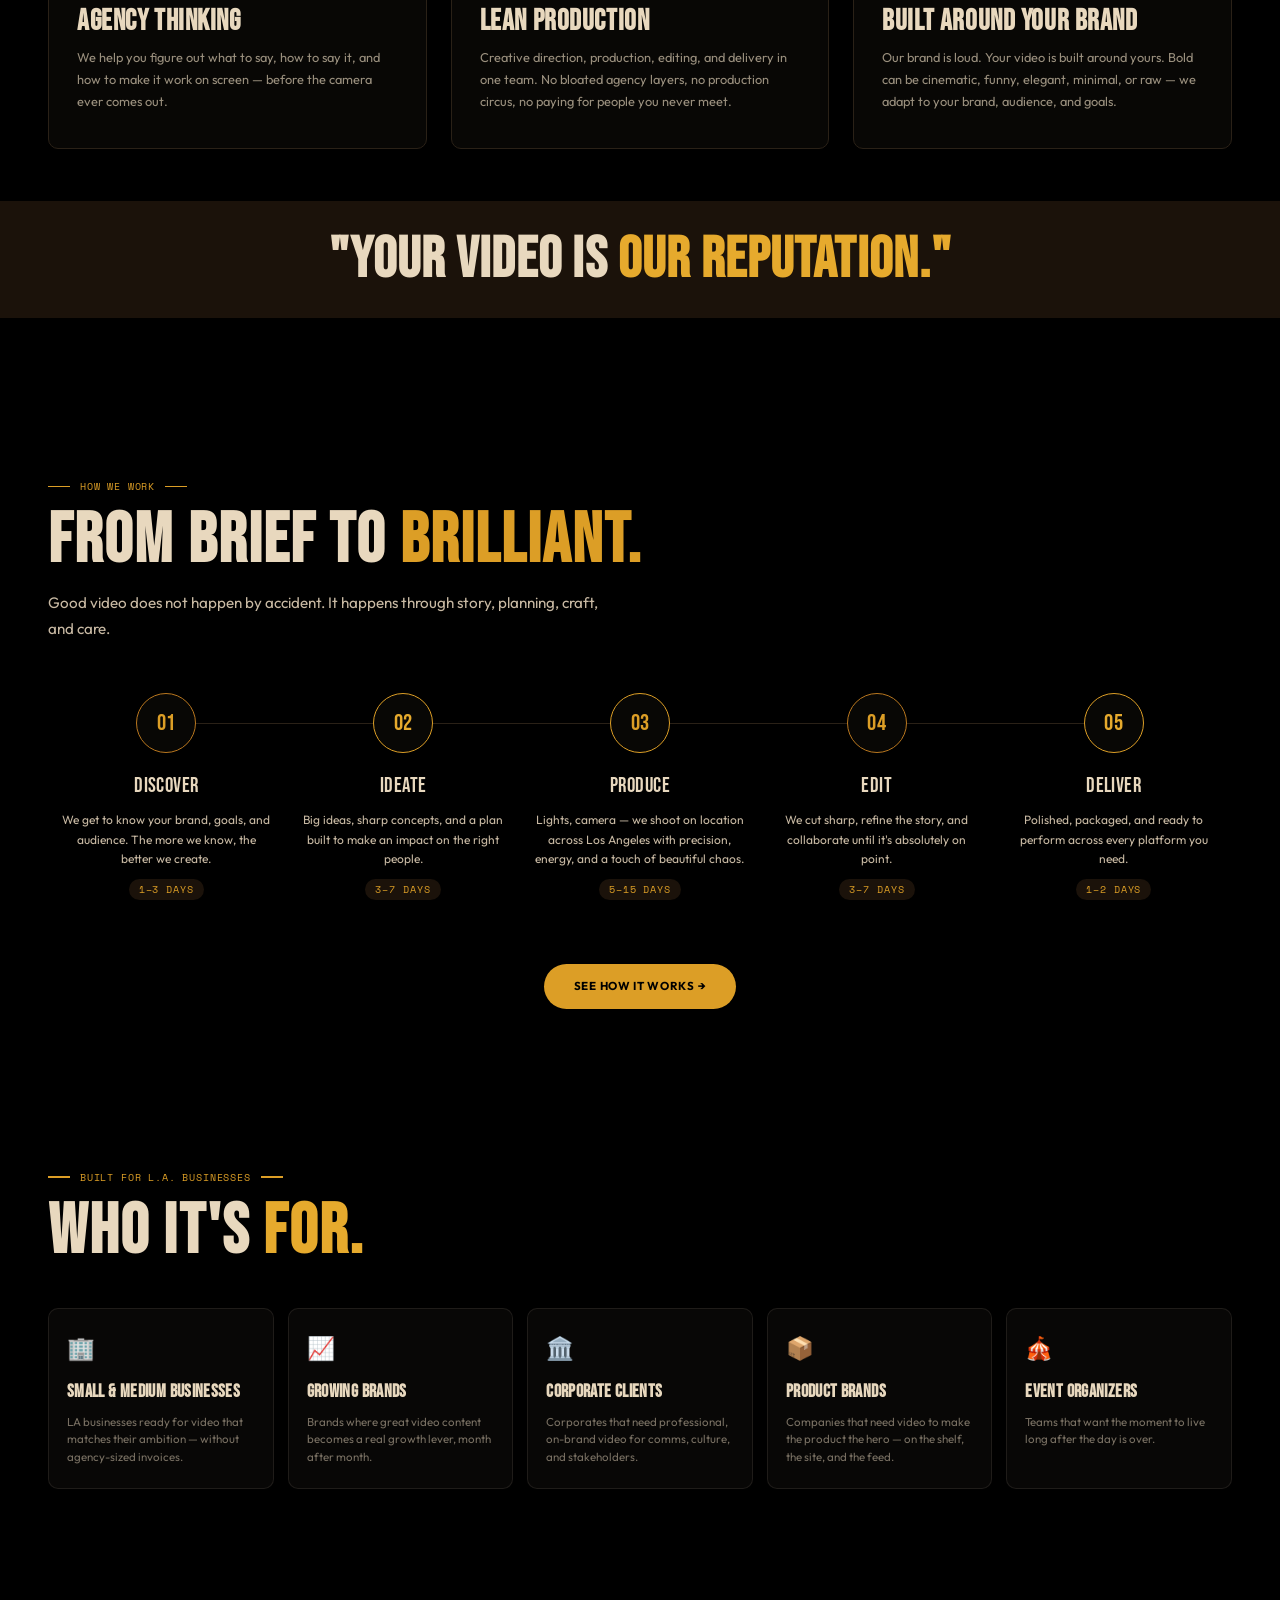
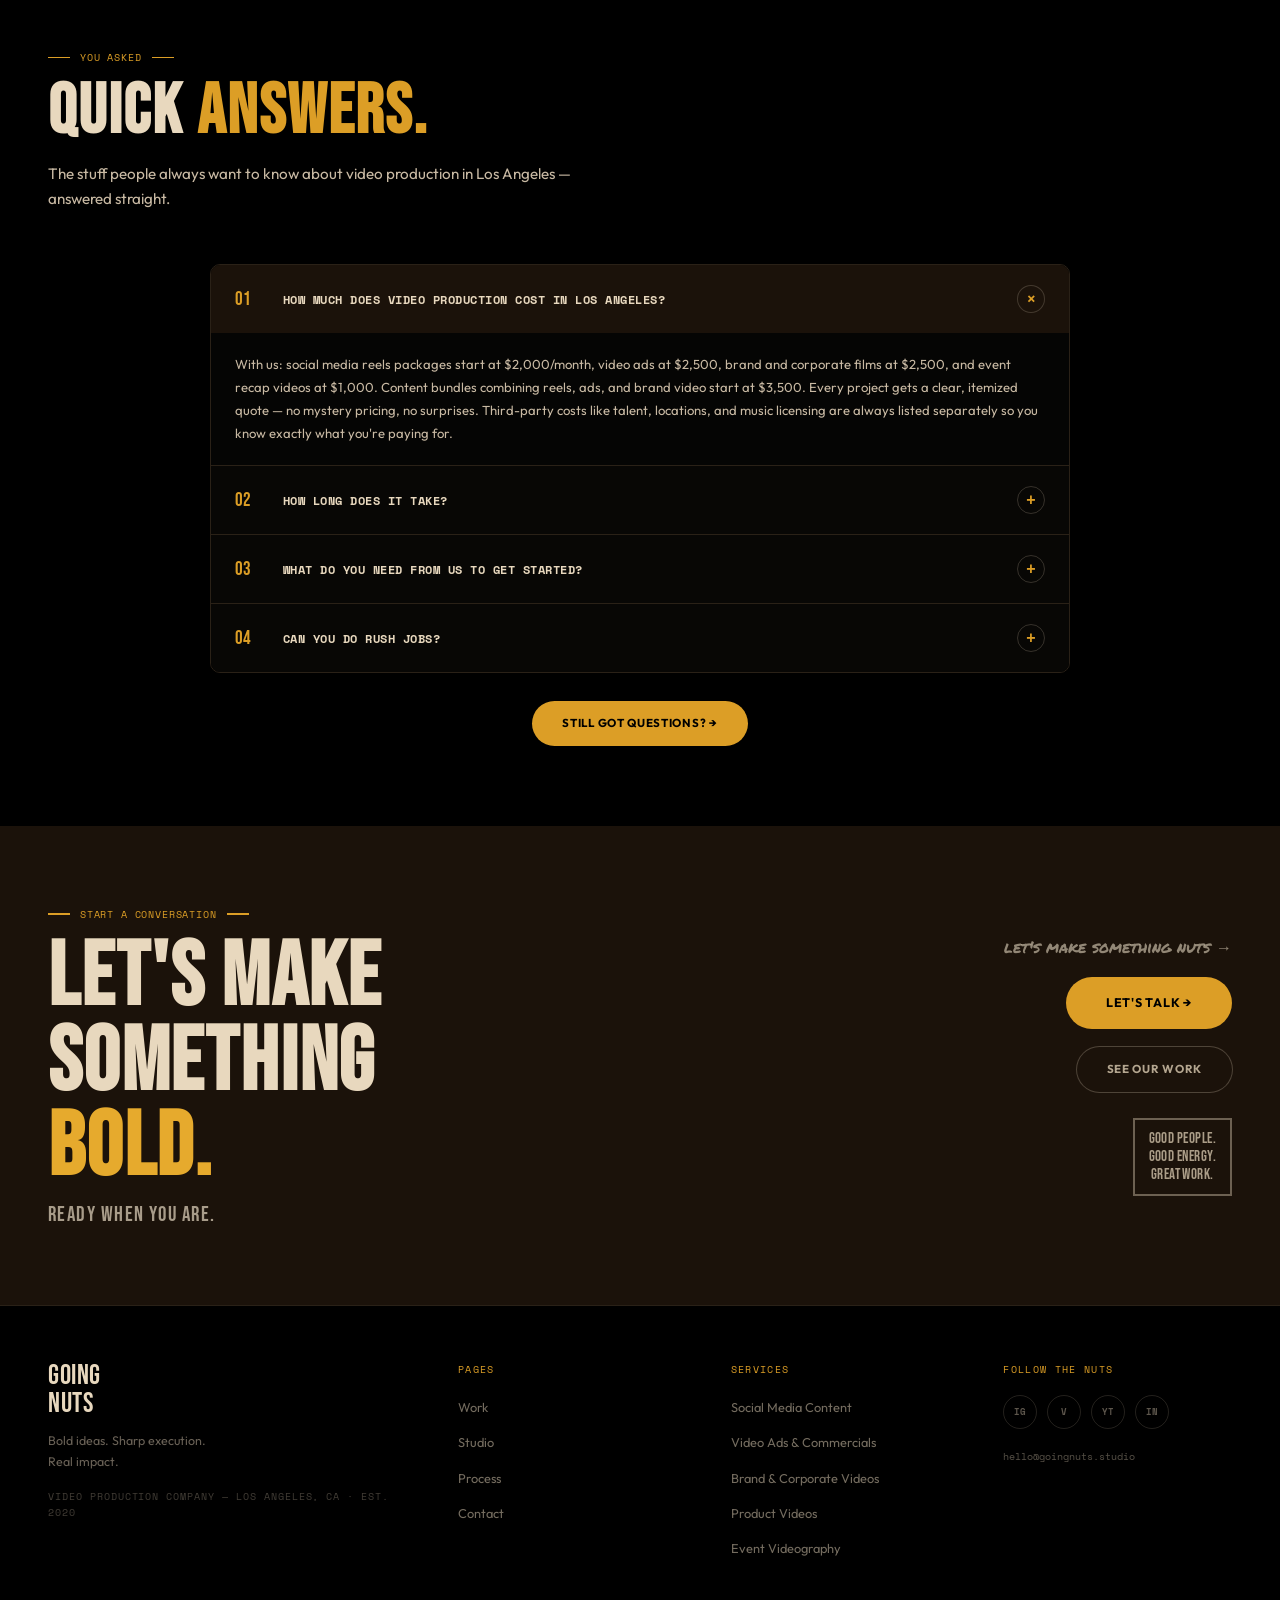
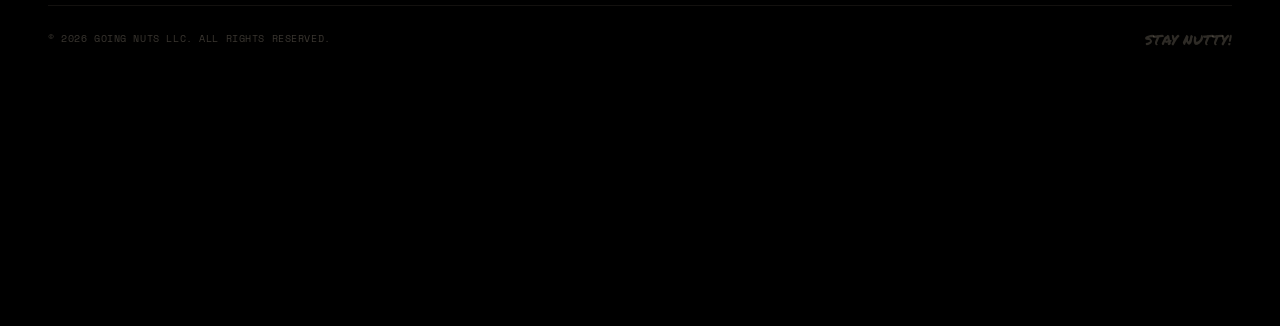
<file: faq.html>
<!DOCTYPE html>
<html lang="en">
<head>
  <meta charset="UTF-8">
  <meta http-equiv="refresh" content="0; url=index.html#faq">
  <title>FAQ — GOING NUTS</title>
  <link rel="canonical" href="index.html#faq">
</head>
<body>
  <p>Redirecting to <a href="index.html#faq">FAQ on the homepage</a>…</p>
</body>
</html>
</file>
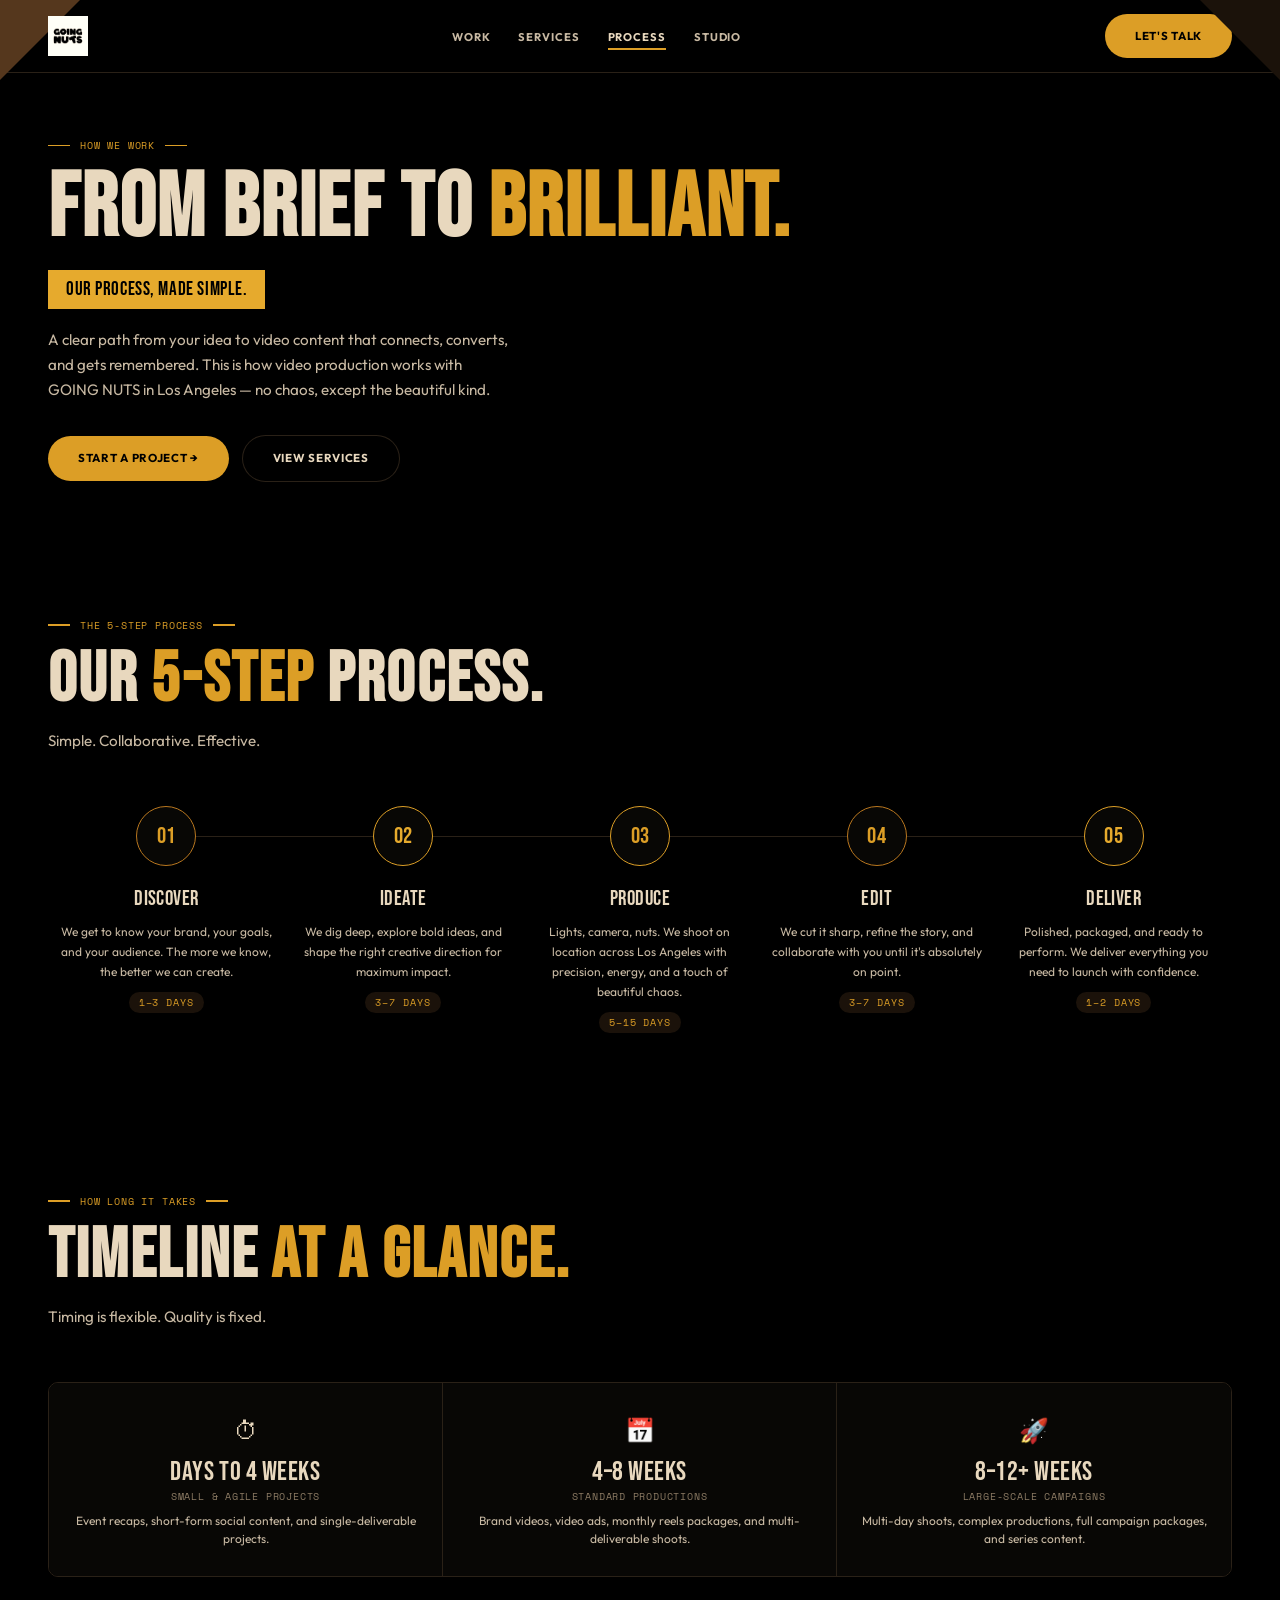
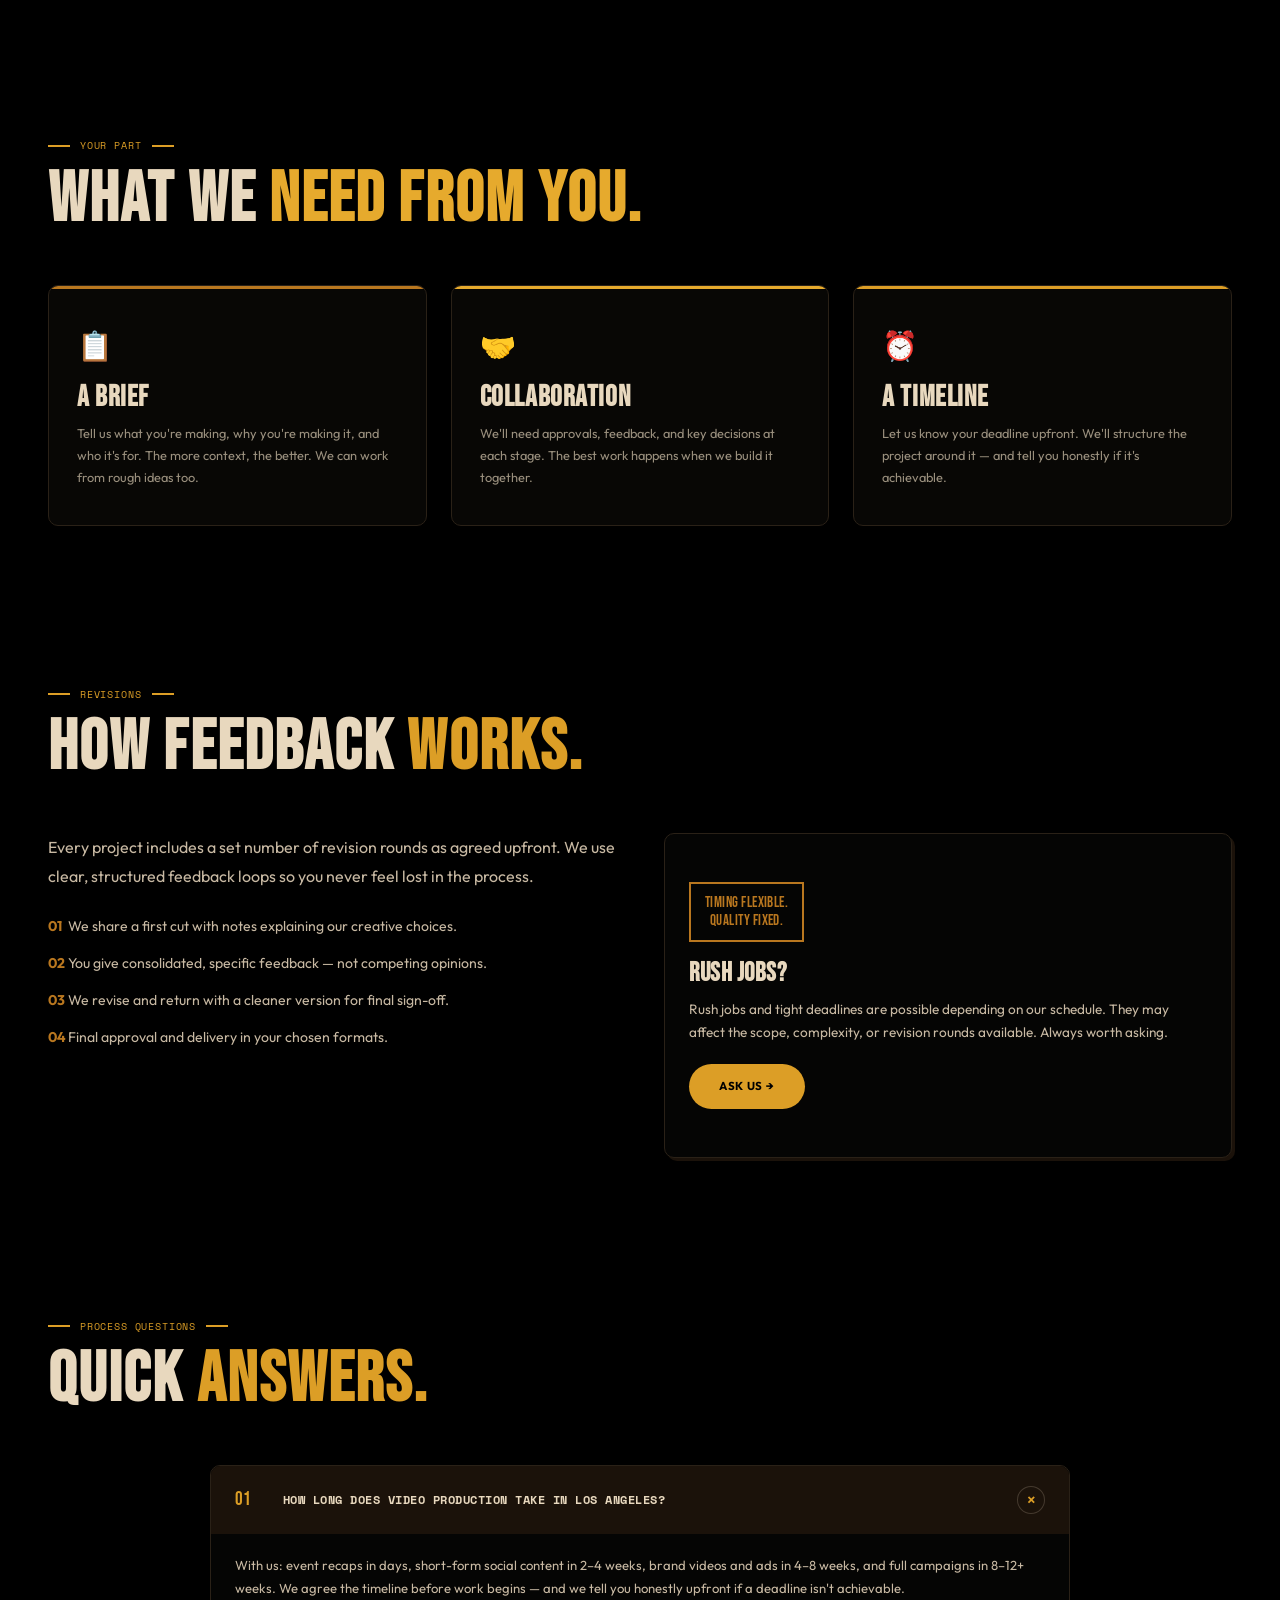
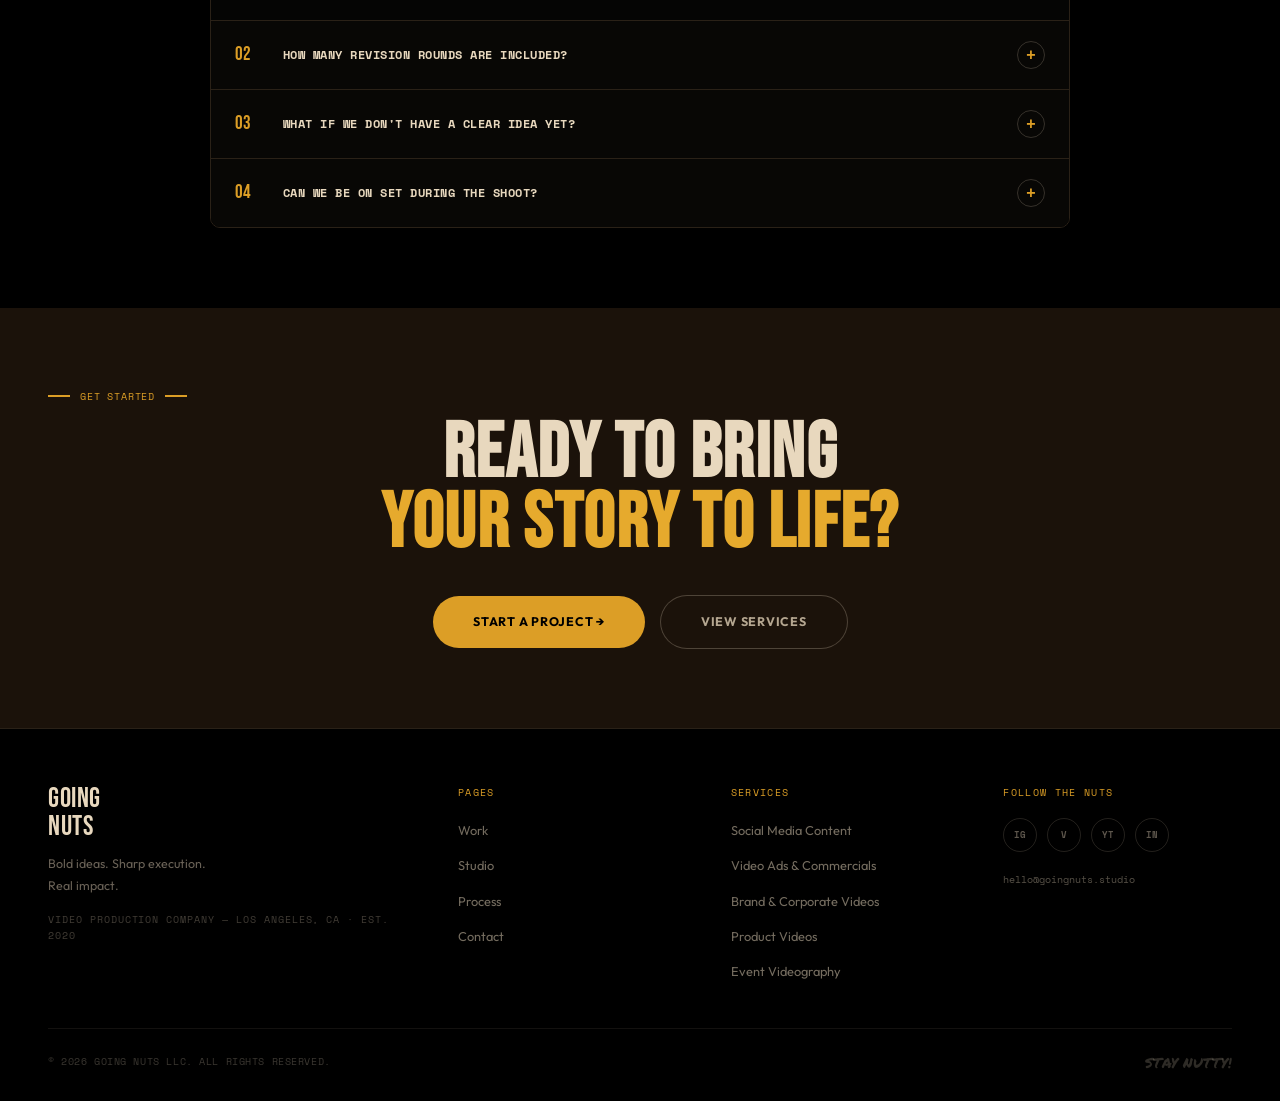
<file: process.html>
<!DOCTYPE html>
<html lang="en">
<head>
  <meta charset="UTF-8">
  <meta name="viewport" content="width=device-width, initial-scale=1.0">
  <title>Our Process | Video Production in Los Angeles — GOING NUTS</title>
  <meta name="description" content="From brief to brilliant in 5 steps. How GOING NUTS plans, shoots, and delivers video projects in Los Angeles — with clear timelines and structured feedback.">
  <link rel="preconnect" href="https://fonts.googleapis.com">
  <link rel="preconnect" href="https://fonts.gstatic.com" crossorigin>
  <link href="https://fonts.googleapis.com/css2?family=Bebas+Neue&family=Outfit:wght@300;400;500;600;700;800;900&family=Space+Mono:wght@400;700&display=swap" rel="stylesheet">
  <link rel="stylesheet" href="css/gn.css">
</head>
<body class="page-process">

  <a href="#main" class="u-skip-nav">Skip to main content</a>

  <header class="c-header" id="site-header">
    <div class="c-header__corner c-header__corner--red"></div>
    <div class="c-header__corner c-header__corner--teal"></div>
    <div class="c-header__inner container">
      <a href="index.html" class="c-header__logo" aria-label="Going Nuts — Home">
        <img src="Assets/GOING NUTS logo.png" alt="GOING NUTS" class="c-header__logo-img" onerror="this.style.display='none';this.nextElementSibling.style.display='block'">
        <span class="c-header__logo-text display" style="display:none">GOING<br>NUTS</span>
      </a>
      <nav class="c-header__nav" aria-label="Main navigation">
        <ul>
          <li><a href="work.html">Work</a></li>
          <li><a href="services.html">Services</a></li>
          <li><a href="process.html" class="is-active">Process</a></li>
          <li><a href="studio.html">Studio</a></li>
          </ul>
      </nav>
      <div class="c-header__actions">
        <a href="contact.html" class="btn btn--primary">LET'S TALK</a>
        <button class="c-hamburger" id="hamburger-btn" aria-label="Open menu" aria-expanded="false" aria-controls="mobile-nav"><span></span><span></span><span></span></button>
      </div>
    </div>
  </header>

  <nav class="c-mobile-nav" id="mobile-nav" aria-hidden="true" aria-label="Mobile navigation">
    <div class="c-mobile-nav__overlay" id="nav-overlay"></div>
    <div class="c-mobile-nav__panel">
      <button class="c-mobile-nav__close" id="nav-close-btn" aria-label="Close menu">✕</button>
      <ul class="c-mobile-nav__links"><li><a href="work.html">Work</a></li><li><a href="services.html">Services</a></li><li><a href="process.html" class="is-active">Process</a></li><li><a href="studio.html">Studio</a></li></ul>
      <a href="contact.html" class="btn btn--primary">LET'S TALK →</a>
    </div>
  </nav>

  <main id="main">

    <!-- HERO -->
    <section class="c-hero c-hero--page section--paper section--has-texture">
      <div class="c-texture" aria-hidden="true"></div>
      <!-- V1: collage of process props right side (mascots with clapperboard, headphones, megaphone) -->
      <div class="container">
        <div class="section-label">HOW WE WORK</div>
        <h1 class="c-hero__headline display">FROM BRIEF TO <span class="text--red">BRILLIANT.</span></h1>
        <div style="margin:12px 0;"><span class="c-tape">OUR PROCESS, MADE SIMPLE.</span></div>
        <p class="c-hero__sub">A clear path from your idea to video content that connects, converts, and gets remembered. This is how video production works with GOING NUTS in Los Angeles — no chaos, except the beautiful kind.</p>
        <div class="c-hero__ctas">
          <a href="contact.html" class="btn btn--primary">START A PROJECT →</a>
          <a href="services.html" class="btn btn--ghost">VIEW SERVICES</a>
        </div>
      </div>
    </section>

    <!-- 5-STEP PROCESS -->
    <section class="section section--paper-warm section--has-texture">
      <div class="c-texture" aria-hidden="true"></div>
      <div class="container">
        <div class="section__header">
          <div class="section-label">THE 5-STEP PROCESS</div>
          <h2 class="section-title display">OUR <span class="text--red">5-STEP</span> PROCESS.</h2>
          <p class="body-lead">Simple. Collaborative. Effective.</p>
        </div>
        <div class="c-process-steps">
          <div class="c-process-step">
            <div class="c-process-step__circle">01</div>
            <div>
              <div class="c-process-step__title">DISCOVER</div>
              <p class="c-process-step__desc">We get to know your brand, your goals, and your audience. The more we know, the better we can create.</p>
              <span class="c-process-step__time">1–3 DAYS</span>
            </div>
          </div>
          <div class="c-process-step">
            <div class="c-process-step__circle">02</div>
            <div>
              <div class="c-process-step__title">IDEATE</div>
              <p class="c-process-step__desc">We dig deep, explore bold ideas, and shape the right creative direction for maximum impact.</p>
              <span class="c-process-step__time">3–7 DAYS</span>
            </div>
          </div>
          <div class="c-process-step">
            <div class="c-process-step__circle">03</div>
            <div>
              <div class="c-process-step__title">PRODUCE</div>
              <p class="c-process-step__desc">Lights, camera, nuts. We shoot on location across Los Angeles with precision, energy, and a touch of beautiful chaos.</p>
              <span class="c-process-step__time">5–15 DAYS</span>
            </div>
          </div>
          <div class="c-process-step">
            <div class="c-process-step__circle">04</div>
            <div>
              <div class="c-process-step__title">EDIT</div>
              <p class="c-process-step__desc">We cut it sharp, refine the story, and collaborate with you until it's absolutely on point.</p>
              <span class="c-process-step__time">3–7 DAYS</span>
            </div>
          </div>
          <div class="c-process-step">
            <div class="c-process-step__circle">05</div>
            <div>
              <div class="c-process-step__title">DELIVER</div>
              <p class="c-process-step__desc">Polished, packaged, and ready to perform. We deliver everything you need to launch with confidence.</p>
              <span class="c-process-step__time">1–2 DAYS</span>
            </div>
          </div>
        </div>
      </div>
    </section>

    <!-- TIMELINE -->
    <section class="section section--paper section--has-texture">
      <div class="c-texture" aria-hidden="true"></div>
      <div class="container">
        <div class="section__header">
          <div class="section-label">HOW LONG IT TAKES</div>
          <h2 class="section-title display">TIMELINE <span class="text--red">AT A GLANCE.</span></h2>
          <p class="body-lead">Timing is flexible. Quality is fixed.</p>
        </div>
        <div class="c-timeline-table">
          <div class="c-timeline-col section--paper-warm">
            <div class="c-timeline-col__icon">⏱</div>
            <div class="c-timeline-col__duration display">DAYS TO 4 WEEKS</div>
            <div class="c-timeline-col__label">SMALL &amp; AGILE PROJECTS</div>
            <div class="c-timeline-col__desc">Event recaps, short-form social content, and single-deliverable projects.</div>
          </div>
          <div class="c-timeline-col section--paper">
            <div class="c-timeline-col__icon">📅</div>
            <div class="c-timeline-col__duration display">4–8 WEEKS</div>
            <div class="c-timeline-col__label">STANDARD PRODUCTIONS</div>
            <div class="c-timeline-col__desc">Brand videos, video ads, monthly reels packages, and multi-deliverable shoots.</div>
          </div>
          <div class="c-timeline-col section--paper-warm">
            <div class="c-timeline-col__icon">🚀</div>
            <div class="c-timeline-col__duration display">8–12+ WEEKS</div>
            <div class="c-timeline-col__label">LARGE-SCALE CAMPAIGNS</div>
            <div class="c-timeline-col__desc">Multi-day shoots, complex productions, full campaign packages, and series content.</div>
          </div>
        </div>
      </div>
    </section>

    <!-- WHAT CLIENTS PROVIDE -->
    <section class="section section--dark section--has-texture">
      <div class="c-texture" aria-hidden="true"></div>
      <div class="container">
        <div class="section__header">
          <div class="section-label section-label--dark">YOUR PART</div>
          <h2 class="section-title display text--cream">WHAT WE <em class="text--mustard" style="font-style:normal;">NEED FROM YOU.</em></h2>
        </div>
        <div class="grid-3">
          <div class="c-dark-card c-dark-card--teal">
            <div class="c-dark-card__icon">📋</div>
            <h3>A Brief</h3>
            <p>Tell us what you're making, why you're making it, and who it's for. The more context, the better. We can work from rough ideas too.</p>
          </div>
          <div class="c-dark-card c-dark-card--mustard">
            <div class="c-dark-card__icon">🤝</div>
            <h3>Collaboration</h3>
            <p>We'll need approvals, feedback, and key decisions at each stage. The best work happens when we build it together.</p>
          </div>
          <div class="c-dark-card c-dark-card--red">
            <div class="c-dark-card__icon">⏰</div>
            <h3>A Timeline</h3>
            <p>Let us know your deadline upfront. We'll structure the project around it — and tell you honestly if it's achievable.</p>
          </div>
        </div>
      </div>
    </section>

    <!-- HOW FEEDBACK WORKS -->
    <section class="section section--paper section--has-texture">
      <div class="c-texture" aria-hidden="true"></div>
      <div class="container">
        <div class="section__header">
          <div class="section-label">REVISIONS</div>
          <h2 class="section-title display">HOW FEEDBACK <span class="text--red">WORKS.</span></h2>
        </div>
        <div class="grid-2" style="gap:48px;align-items:start;">
          <div>
            <p style="font-size:1rem;line-height:1.8;color:var(--color-text-secondary);margin-bottom:24px;">Every project includes a set number of revision rounds as agreed upfront. We use clear, structured feedback loops so you never feel lost in the process.</p>
            <ul style="display:flex;flex-direction:column;gap:14px;">
              <li style="font-size:.88rem;line-height:1.65;color:var(--color-text-secondary);padding-left:20px;position:relative;"><span style="position:absolute;left:0;color:var(--color-teal);font-weight:700;">01</span> We share a first cut with notes explaining our creative choices.</li>
              <li style="font-size:.88rem;line-height:1.65;color:var(--color-text-secondary);padding-left:20px;position:relative;"><span style="position:absolute;left:0;color:var(--color-teal);font-weight:700;">02</span> You give consolidated, specific feedback — not competing opinions.</li>
              <li style="font-size:.88rem;line-height:1.65;color:var(--color-text-secondary);padding-left:20px;position:relative;"><span style="position:absolute;left:0;color:var(--color-teal);font-weight:700;">03</span> We revise and return with a cleaner version for final sign-off.</li>
              <li style="font-size:.88rem;line-height:1.65;color:var(--color-text-secondary);padding-left:20px;position:relative;"><span style="position:absolute;left:0;color:var(--color-teal);font-weight:700;">04</span> Final approval and delivery in your chosen formats.</li>
            </ul>
          </div>
          <div class="c-rough-card">
            <div class="c-stamp" style="margin-bottom:20px;">TIMING FLEXIBLE.<br>QUALITY FIXED.</div>
            <h3 class="display" style="font-size:1.6rem;text-transform:uppercase;margin-bottom:12px;">Rush jobs?</h3>
            <p style="font-size:.85rem;line-height:1.7;color:var(--color-text-secondary);">Rush jobs and tight deadlines are possible depending on our schedule. They may affect the scope, complexity, or revision rounds available. Always worth asking.</p>
            <a href="contact.html" class="btn btn--primary" style="margin-top:20px;">ASK US →</a>
          </div>
        </div>
      </div>
    </section>

    <!-- FAQ -->
    <section class="section section--paper section--has-texture" id="faq">
      <div class="c-texture" aria-hidden="true"></div>
      <div class="container">
        <div class="section__header">
          <div class="section-label">PROCESS QUESTIONS</div>
          <h2 class="section-title display">QUICK <span class="text--red">ANSWERS.</span></h2>
        </div>
        <div class="c-narrow-wrap">
          <div class="c-faq-list">
            <div class="c-faq-item">
              <button class="c-faq-item__trigger" aria-expanded="false" aria-controls="pfaq-1" id="pfaq-btn-1">
                <span class="c-faq-item__num">01</span>
                <span class="c-faq-item__question">HOW LONG DOES VIDEO PRODUCTION TAKE IN LOS ANGELES?</span>
                <span class="c-faq-item__icon" aria-hidden="true">+</span>
              </button>
              <div class="c-faq-item__body" id="pfaq-1" role="region" aria-labelledby="pfaq-btn-1">
                <p>With us: event recaps in days, short-form social content in 2–4 weeks, brand videos and ads in 4–8 weeks, and full campaigns in 8–12+ weeks. We agree the timeline before work begins — and we tell you honestly upfront if a deadline isn't achievable.</p>
              </div>
            </div>
            <div class="c-faq-item">
              <button class="c-faq-item__trigger" aria-expanded="false" aria-controls="pfaq-2" id="pfaq-btn-2">
                <span class="c-faq-item__num">02</span>
                <span class="c-faq-item__question">HOW MANY REVISION ROUNDS ARE INCLUDED?</span>
                <span class="c-faq-item__icon" aria-hidden="true">+</span>
              </button>
              <div class="c-faq-item__body" id="pfaq-2" role="region" aria-labelledby="pfaq-btn-2">
                <p>Every project includes a set number of revision rounds agreed in the proposal, with a structured feedback loop: first cut with our notes, your consolidated feedback, revised cut, final sign-off. Clear at every step — you'll never wonder where the project stands.</p>
              </div>
            </div>
            <div class="c-faq-item">
              <button class="c-faq-item__trigger" aria-expanded="false" aria-controls="pfaq-3" id="pfaq-btn-3">
                <span class="c-faq-item__num">03</span>
                <span class="c-faq-item__question">WHAT IF WE DON'T HAVE A CLEAR IDEA YET?</span>
                <span class="c-faq-item__icon" aria-hidden="true">+</span>
              </button>
              <div class="c-faq-item__body" id="pfaq-3" role="region" aria-labelledby="pfaq-btn-3">
                <p>That's literally the agency-thinking part of what you're paying for. Bring us a rough direction — or just a business goal — and we'll help you figure out what to say, how to say it, and how to make it work on screen. The brief gets shaped together in Discover and Ideate.</p>
              </div>
            </div>
            <div class="c-faq-item">
              <button class="c-faq-item__trigger" aria-expanded="false" aria-controls="pfaq-4" id="pfaq-btn-4">
                <span class="c-faq-item__num">04</span>
                <span class="c-faq-item__question">CAN WE BE ON SET DURING THE SHOOT?</span>
                <span class="c-faq-item__icon" aria-hidden="true">+</span>
              </button>
              <div class="c-faq-item__body" id="pfaq-4" role="region" aria-labelledby="pfaq-btn-4">
                <p>Yes — we like it. A decision-maker on set means faster approvals and fewer surprises in the edit. If you can't make it, we agree the shot list and references beforehand and keep you in the loop throughout the day.</p>
              </div>
            </div>
          </div>
        </div>
      </div>
    </section>

    <!-- CTA -->
    <section class="section section--red section--has-texture">
      <div class="c-texture" aria-hidden="true"></div>
      <div class="container" style="text-align:center;">
        <div class="section-label section-label--dark">GET STARTED</div>
        <h2 class="display text--cream" style="font-size:clamp(44px,6vw,80px);text-transform:uppercase;">READY TO BRING<br><em style="color:var(--color-mustard-bright);font-style:normal;">YOUR STORY TO LIFE?</em></h2>
        <div style="display:flex;gap:16px;justify-content:center;flex-wrap:wrap;margin-top:36px;">
          <a href="contact.html" class="btn btn--primary btn--lg">START A PROJECT →</a>
          <a href="services.html" class="btn btn--ghost-light btn--lg">VIEW SERVICES</a>
        </div>
      </div>
    </section>

  </main>

  <footer class="c-footer">
    <div class="container">
      <div class="c-footer__grid">
        <div class="c-footer__brand"><div class="c-footer__logo display">GOING<br>NUTS</div><p class="c-footer__tagline">Bold ideas. Sharp execution.<br>Real impact.</p><div class="c-footer__location mono">Video Production Company — Los Angeles, CA · Est. 2020</div></div>
        <div><div class="c-footer__col-title">PAGES</div><ul class="c-footer__links"><li><a href="work.html">Work</a></li><li><a href="studio.html">Studio</a></li><li><a href="process.html">Process</a></li><li><a href="contact.html">Contact</a></li></ul></div>
        <div><div class="c-footer__col-title">SERVICES</div><ul class="c-footer__links"><li><a href="services.html">Social Media Content</a></li><li><a href="services.html">Video Ads &amp; Commercials</a></li><li><a href="services.html">Brand &amp; Corporate Videos</a></li><li><a href="services.html">Product Videos</a></li><li><a href="services.html">Event Videography</a></li></ul></div>
        <div><div class="c-footer__col-title">FOLLOW THE NUTS</div><div class="c-footer__socials"><a href="#" class="c-footer__social" aria-label="Instagram">IG</a><a href="#" class="c-footer__social" aria-label="Vimeo">V</a><a href="#" class="c-footer__social" aria-label="YouTube">YT</a><a href="#" class="c-footer__social" aria-label="LinkedIn">IN</a></div><a href="mailto:hello@goingnuts.studio" class="c-footer__email mono">hello@goingnuts.studio</a></div>
      </div>
      <div class="c-footer__bottom"><span class="c-footer__copy mono">© 2026 GOING NUTS LLC. ALL RIGHTS RESERVED.</span><span class="c-footer__doodle hand">STAY NUTTY!</span></div>
    </div>
  </footer>
  <script src="js/gn.js"></script>
</body>
</html>
</file>
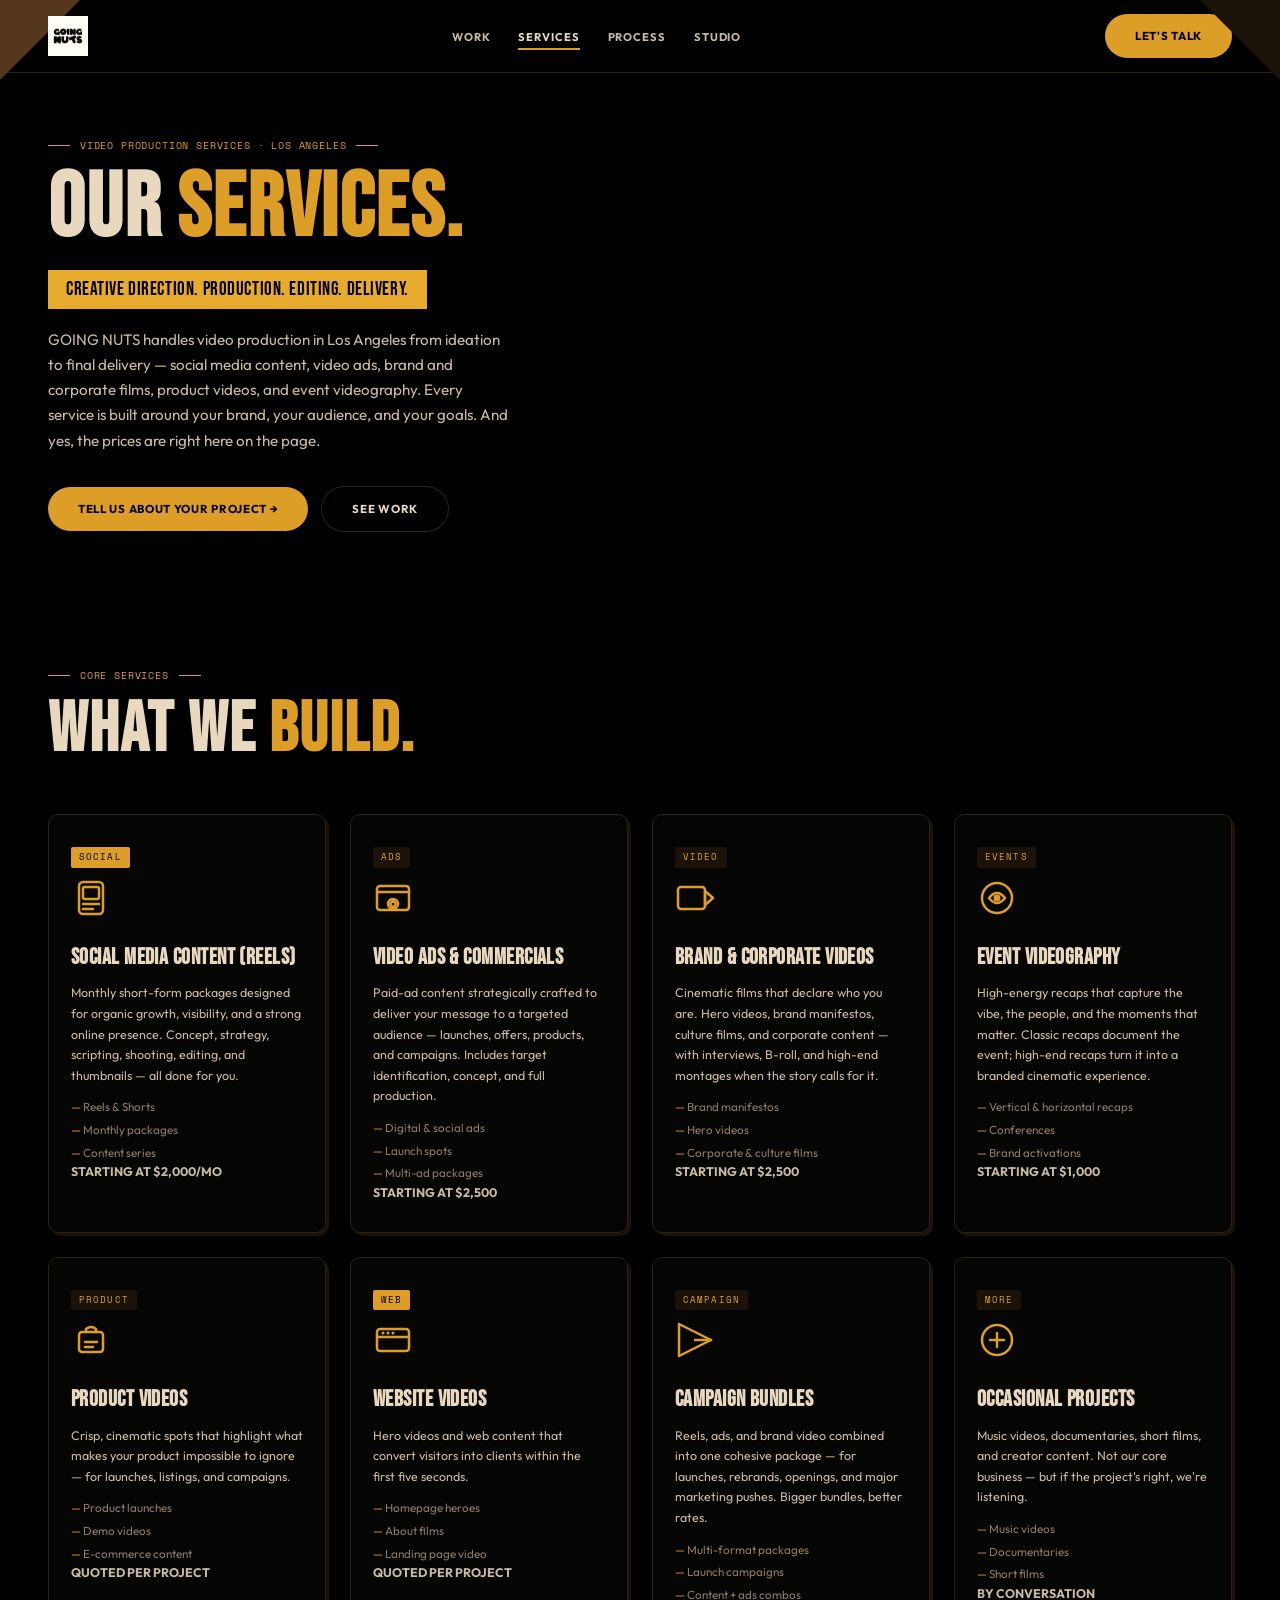
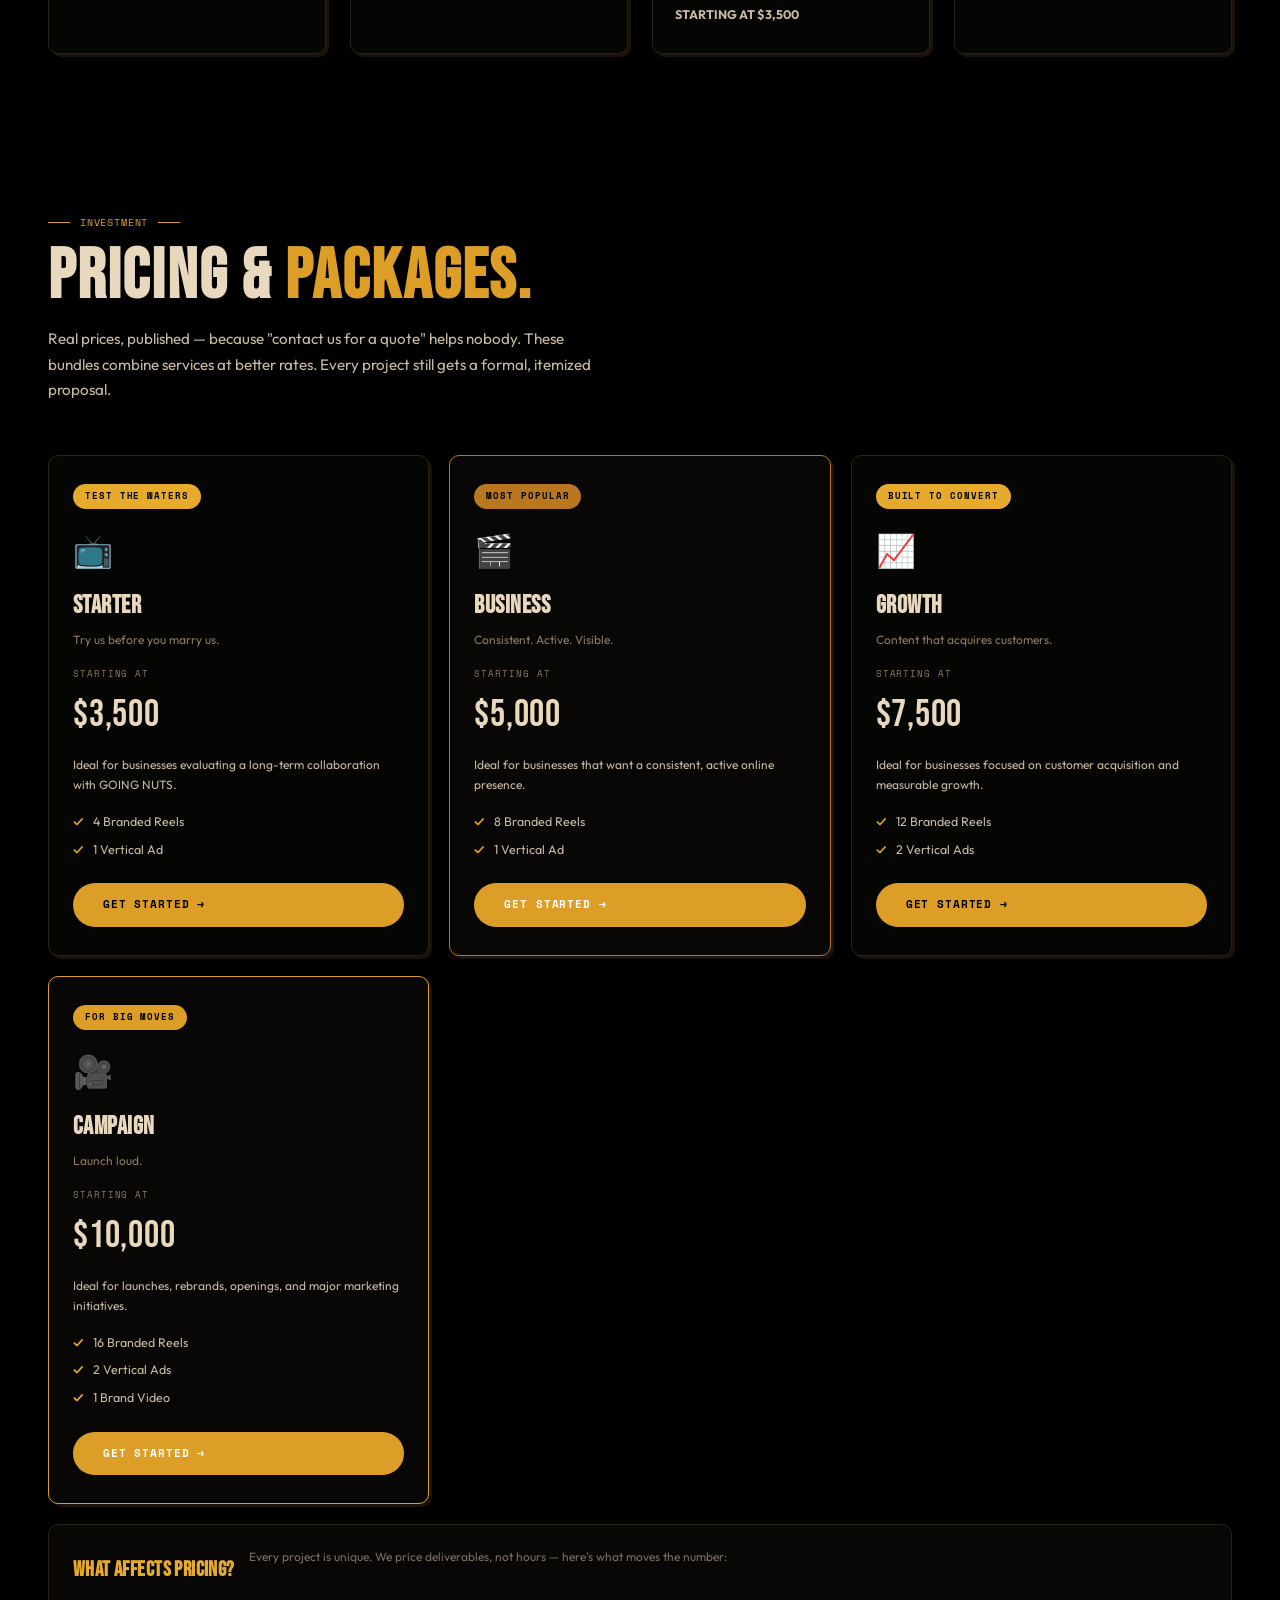
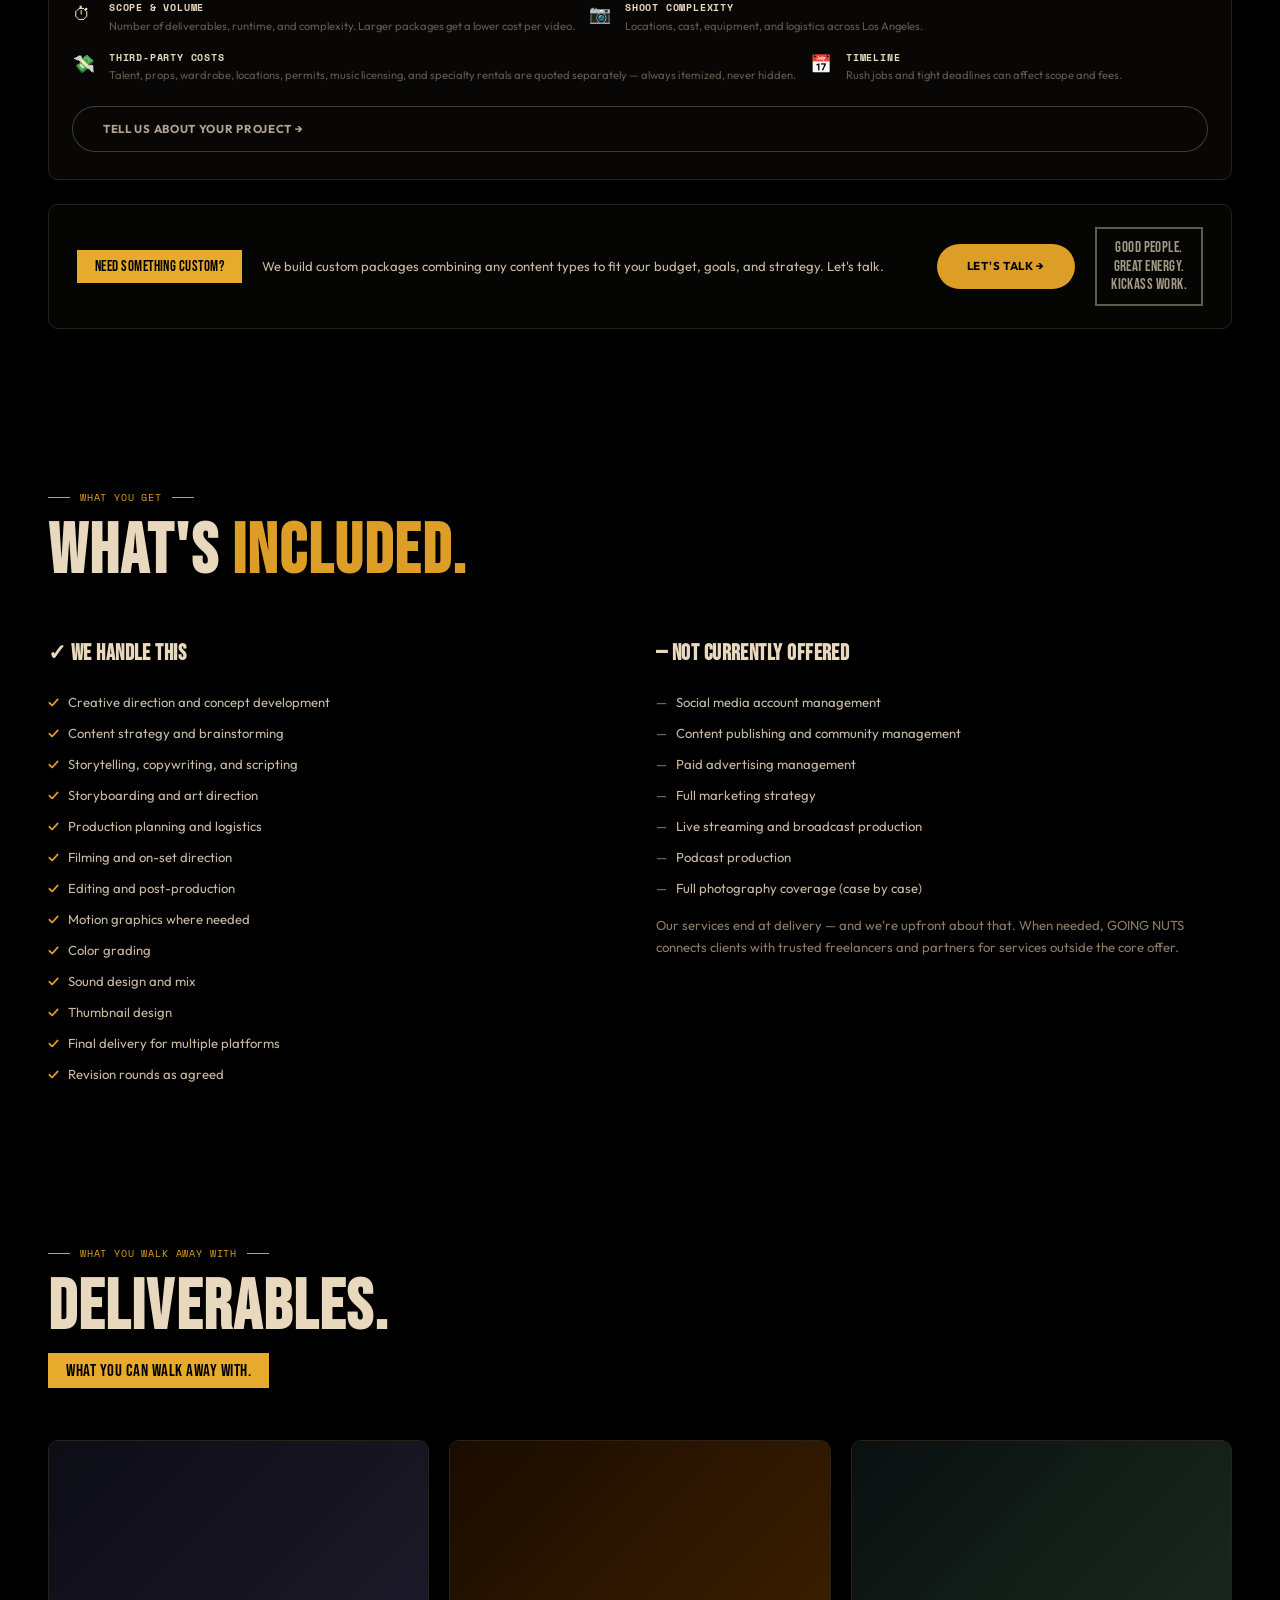
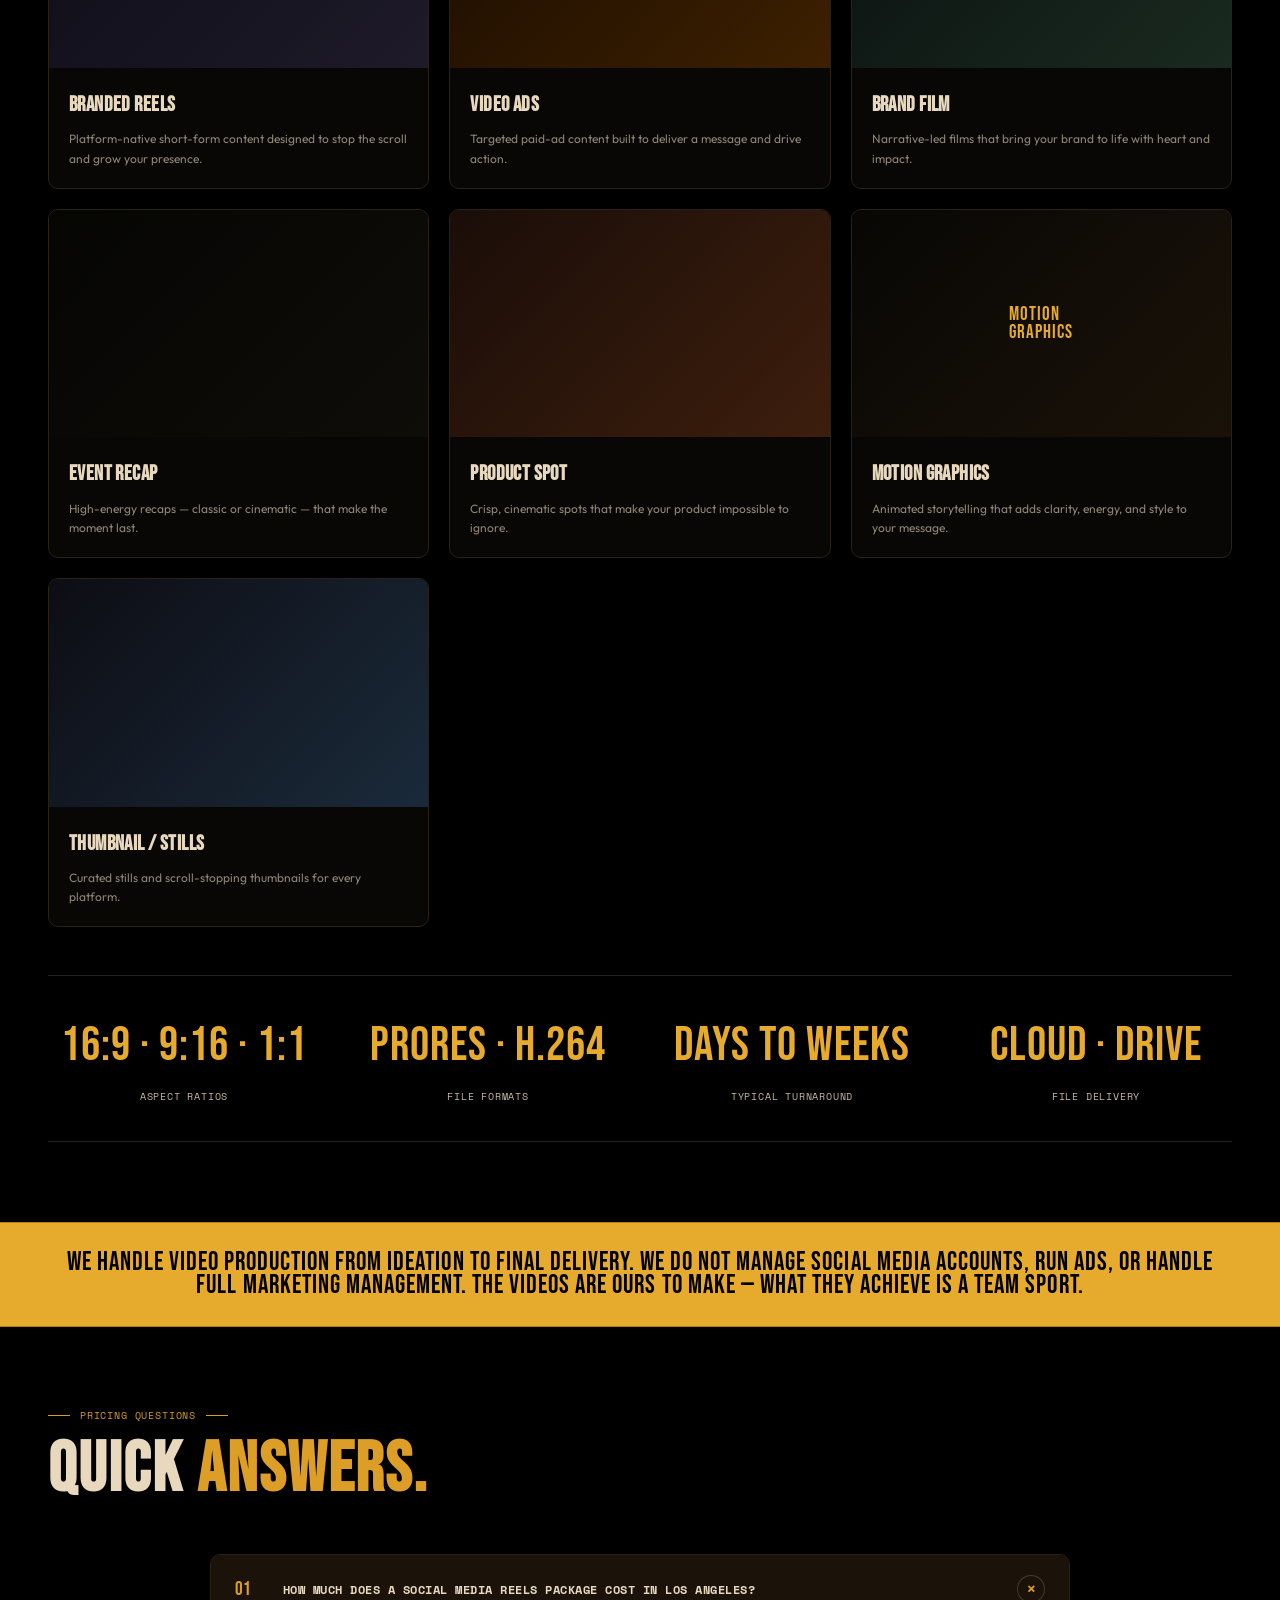
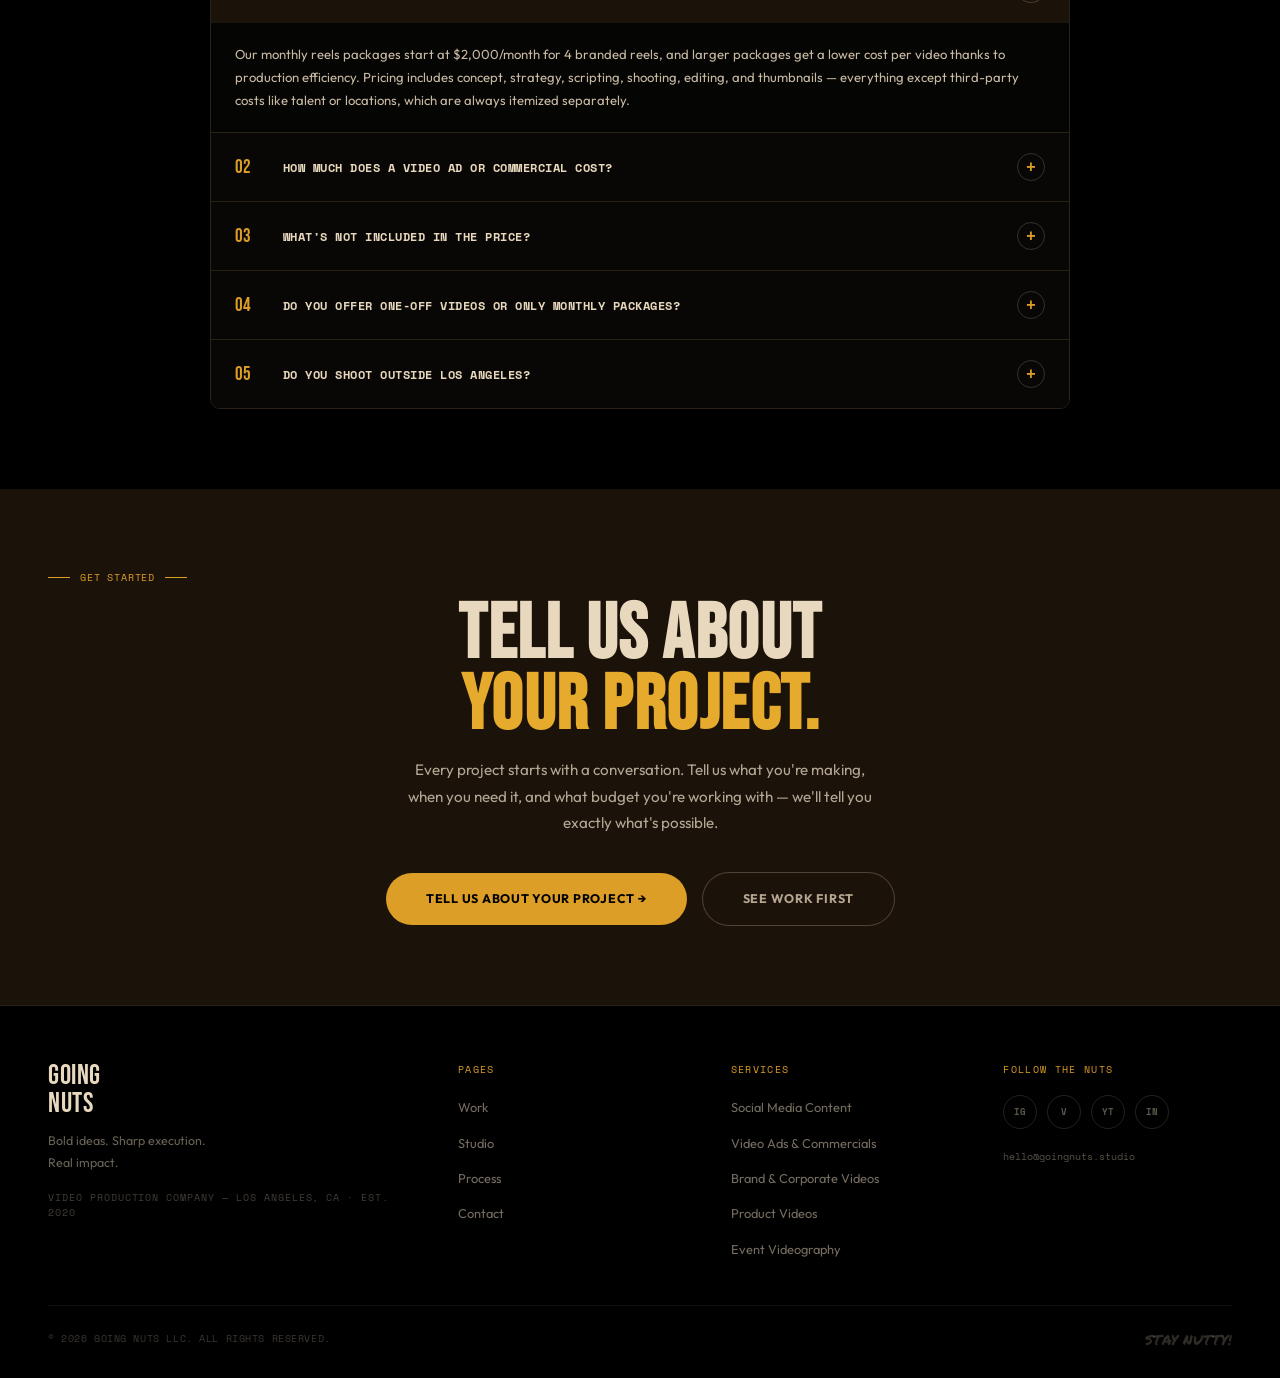
<file: services.html>
<!DOCTYPE html>
<html lang="en">
<head>
  <meta charset="UTF-8">
  <meta name="viewport" content="width=device-width, initial-scale=1.0">
  <title>Video Production Services &amp; Pricing Los Angeles | GOING NUTS</title>
  <meta name="description" content="Social media reels from $2,000/mo, video ads from $2,500, brand films from $2,500, event recaps from $1,000. Transparent video production pricing in Los Angeles.">
  <link rel="preconnect" href="https://fonts.googleapis.com">
  <link rel="preconnect" href="https://fonts.gstatic.com" crossorigin>
  <link href="https://fonts.googleapis.com/css2?family=Bebas+Neue&family=Outfit:wght@300;400;500;600;700;800;900&family=Space+Mono:wght@400;700&display=swap" rel="stylesheet">
  <link rel="stylesheet" href="css/gn.css">
</head>
<body class="page-services">

  <a href="#main" class="u-skip-nav">Skip to main content</a>

  <header class="c-header" id="site-header">
    <div class="c-header__corner c-header__corner--red"></div>
    <div class="c-header__corner c-header__corner--teal"></div>
    <div class="c-header__inner container">
      <a href="index.html" class="c-header__logo" aria-label="Going Nuts — Home">
        <img src="Assets/GOING NUTS logo.png" alt="GOING NUTS" class="c-header__logo-img" onerror="this.style.display='none';this.nextElementSibling.style.display='block'">
        <span class="c-header__logo-text display" style="display:none">GOING<br>NUTS</span>
      </a>
      <nav class="c-header__nav" aria-label="Main navigation">
        <ul>
          <li><a href="work.html">Work</a></li>
          <li><a href="services.html" class="is-active">Services</a></li>
          <li><a href="process.html">Process</a></li>
          <li><a href="studio.html">Studio</a></li>
          </ul>
      </nav>
      <div class="c-header__actions">
        <a href="contact.html" class="btn btn--primary">LET'S TALK</a>
        <button class="c-hamburger" id="hamburger-btn" aria-label="Open menu" aria-expanded="false" aria-controls="mobile-nav"><span></span><span></span><span></span></button>
      </div>
    </div>
  </header>

  <nav class="c-mobile-nav" id="mobile-nav" aria-hidden="true" aria-label="Mobile navigation">
    <div class="c-mobile-nav__overlay" id="nav-overlay"></div>
    <div class="c-mobile-nav__panel">
      <button class="c-mobile-nav__close" id="nav-close-btn" aria-label="Close menu">✕</button>
      <ul class="c-mobile-nav__links"><li><a href="work.html">Work</a></li><li><a href="services.html" class="is-active">Services</a></li><li><a href="process.html">Process</a></li><li><a href="studio.html">Studio</a></li></ul>
      <a href="contact.html" class="btn btn--primary">LET'S TALK →</a>
    </div>
  </nav>

  <main id="main">

    <!-- HERO -->
    <section class="c-hero c-hero--page section--paper section--has-texture">
      <div class="c-texture" aria-hidden="true"></div>
      <div class="container">
        <div class="section-label">VIDEO PRODUCTION SERVICES · LOS ANGELES</div>
        <h1 class="c-hero__headline display">OUR <span class="text--red">SERVICES.</span></h1>
        <div class="c-hero__tape"><span class="c-tape">CREATIVE DIRECTION. PRODUCTION. EDITING. DELIVERY.</span></div>
        <p class="c-hero__sub">GOING NUTS handles video production in Los Angeles from ideation to final delivery — social media content, video ads, brand and corporate films, product videos, and event videography. Every service is built around your brand, your audience, and your goals. And yes, the prices are right here on the page.</p>
        <div class="c-hero__ctas">
          <a href="contact.html" class="btn btn--primary">TELL US ABOUT YOUR PROJECT →</a>
          <a href="work.html" class="btn btn--ghost">SEE WORK</a>
        </div>
      </div>
    </section>

    <!-- CORE SERVICES GRID -->
    <section class="section section--paper section--has-texture" id="services-grid">
      <div class="c-texture" aria-hidden="true"></div>
      <div class="container">
        <div class="section__header">
          <div class="section-label">CORE SERVICES</div>
          <h2 class="section-title display">WHAT WE <span class="text--red">BUILD.</span></h2>
        </div>
        <div class="grid-4 c-mob-scroll">
          <div class="c-service-card" id="social">
            <span class="stag stag--mustard">SOCIAL</span>
            <div class="c-service-card__icon"><svg width="40" height="40" fill="none" stroke="currentColor" stroke-width="2.5" stroke-linecap="round" stroke-linejoin="round" viewBox="0 0 40 40"><rect x="8" y="4" width="24" height="32" rx="4"/><rect x="12" y="9" width="16" height="12" rx="2"/><line x1="12" y1="26" x2="28" y2="26"/><line x1="12" y1="31" x2="22" y2="31"/></svg></div>
            <h3>Social Media Content (Reels)</h3>
            <p>Monthly short-form packages designed for organic growth, visibility, and a strong online presence. Concept, strategy, scripting, shooting, editing, and thumbnails — all done for you.</p>
            <ul class="c-service-card__list"><li>Reels &amp; Shorts</li><li>Monthly packages</li><li>Content series</li></ul>
            <p class="c-service-card__price"><strong>STARTING AT $2,000/MO</strong></p>
          </div>
          <div class="c-service-card" id="commercials">
            <span class="stag stag--red">ADS</span>
            <div class="c-service-card__icon"><svg width="40" height="40" fill="none" stroke="currentColor" stroke-width="2.5" stroke-linecap="round" stroke-linejoin="round" viewBox="0 0 40 40"><rect x="4" y="8" width="32" height="24" rx="3"/><line x1="4" y1="14" x2="36" y2="14"/><circle cx="20" cy="26" r="5"/><polygon points="20,22 23,26 20,30 17,26"/></svg></div>
            <h3>Video Ads &amp; Commercials</h3>
            <p>Paid-ad content strategically crafted to deliver your message to a targeted audience — launches, offers, products, and campaigns. Includes target identification, concept, and full production.</p>
            <ul class="c-service-card__list"><li>Digital &amp; social ads</li><li>Launch spots</li><li>Multi-ad packages</li></ul>
            <p class="c-service-card__price"><strong>STARTING AT $2,500</strong></p>
          </div>
          <div class="c-service-card" id="brand-videos">
            <span class="stag stag--teal">VIDEO</span>
            <div class="c-service-card__icon"><svg width="40" height="40" fill="none" stroke="currentColor" stroke-width="2.5" stroke-linecap="round" stroke-linejoin="round" viewBox="0 0 40 40"><rect x="3" y="9" width="27" height="22" rx="3"/><polygon points="38,20 30,13 30,27"/></svg></div>
            <h3>Brand &amp; Corporate Videos</h3>
            <p>Cinematic films that declare who you are. Hero videos, brand manifestos, culture films, and corporate content — with interviews, B-roll, and high-end montages when the story calls for it.</p>
            <ul class="c-service-card__list"><li>Brand manifestos</li><li>Hero videos</li><li>Corporate &amp; culture films</li></ul>
            <p class="c-service-card__price"><strong>STARTING AT $2,500</strong></p>
          </div>
          <div class="c-service-card" id="events">
            <span class="stag stag--red">EVENTS</span>
            <div class="c-service-card__icon"><svg width="40" height="40" fill="none" stroke="currentColor" stroke-width="2.5" stroke-linecap="round" stroke-linejoin="round" viewBox="0 0 40 40"><circle cx="20" cy="20" r="15"/><path d="M12 20 Q20 10 28 20 Q20 30 12 20"/><circle cx="20" cy="20" r="3.5" fill="currentColor" stroke="none"/></svg></div>
            <h3>Event Videography</h3>
            <p>High-energy recaps that capture the vibe, the people, and the moments that matter. Classic recaps document the event; high-end recaps turn it into a branded cinematic experience.</p>
            <ul class="c-service-card__list"><li>Vertical &amp; horizontal recaps</li><li>Conferences</li><li>Brand activations</li></ul>
            <p class="c-service-card__price"><strong>STARTING AT $1,000</strong></p>
          </div>
          <div class="c-service-card" id="product">
            <span class="stag stag--teal">PRODUCT</span>
            <div class="c-service-card__icon"><svg width="40" height="40" fill="none" stroke="currentColor" stroke-width="2.5" stroke-linecap="round" stroke-linejoin="round" viewBox="0 0 40 40"><rect x="8" y="12" width="24" height="20" rx="3"/><path d="M15 12 V9 Q20 5 25 9 V12"/><line x1="14" y1="22" x2="26" y2="22"/><line x1="14" y1="27" x2="22" y2="27"/></svg></div>
            <h3>Product Videos</h3>
            <p>Crisp, cinematic spots that highlight what makes your product impossible to ignore — for launches, listings, and campaigns.</p>
            <ul class="c-service-card__list"><li>Product launches</li><li>Demo videos</li><li>E-commerce content</li></ul>
            <p class="c-service-card__price"><strong>QUOTED PER PROJECT</strong></p>
          </div>
          <div class="c-service-card">
            <span class="stag stag--mustard">WEB</span>
            <div class="c-service-card__icon"><svg width="40" height="40" fill="none" stroke="currentColor" stroke-width="2.5" stroke-linecap="round" stroke-linejoin="round" viewBox="0 0 40 40"><rect x="4" y="9" width="32" height="22" rx="3"/><line x1="4" y1="17" x2="36" y2="17"/><circle cx="10" cy="13" r="1.5" fill="currentColor" stroke="none"/><circle cx="15" cy="13" r="1.5" fill="currentColor" stroke="none"/><circle cx="20" cy="13" r="1.5" fill="currentColor" stroke="none"/></svg></div>
            <h3>Website Videos</h3>
            <p>Hero videos and web content that convert visitors into clients within the first five seconds.</p>
            <ul class="c-service-card__list"><li>Homepage heroes</li><li>About films</li><li>Landing page video</li></ul>
            <p class="c-service-card__price"><strong>QUOTED PER PROJECT</strong></p>
          </div>
          <div class="c-service-card">
            <span class="stag stag--red">CAMPAIGN</span>
            <div class="c-service-card__icon"><svg width="40" height="40" fill="none" stroke="currentColor" stroke-width="2.5" stroke-linecap="round" stroke-linejoin="round" viewBox="0 0 40 40"><polygon points="4,4 36,20 4,36"/><line x1="20" y1="20" x2="36" y2="20"/></svg></div>
            <h3>Campaign Bundles</h3>
            <p>Reels, ads, and brand video combined into one cohesive package — for launches, rebrands, openings, and major marketing pushes. Bigger bundles, better rates.</p>
            <ul class="c-service-card__list"><li>Multi-format packages</li><li>Launch campaigns</li><li>Content + ads combos</li></ul>
            <p class="c-service-card__price"><strong>STARTING AT $3,500</strong></p>
          </div>
          <div class="c-service-card">
            <span class="stag stag--teal">MORE</span>
            <div class="c-service-card__icon"><svg width="40" height="40" fill="none" stroke="currentColor" stroke-width="2.5" stroke-linecap="round" stroke-linejoin="round" viewBox="0 0 40 40"><circle cx="20" cy="20" r="15"/><line x1="20" y1="13" x2="20" y2="27"/><line x1="13" y1="20" x2="27" y2="20"/></svg></div>
            <h3>Occasional Projects</h3>
            <p>Music videos, documentaries, short films, and creator content. Not our core business — but if the project's right, we're listening.</p>
            <ul class="c-service-card__list"><li>Music videos</li><li>Documentaries</li><li>Short films</li></ul>
            <p class="c-service-card__price"><strong>BY CONVERSATION</strong></p>
          </div>
        </div>
      </div>
    </section>

    <!-- PRICING & PACKAGES -->
    <section class="section section--paper-warm section--has-texture" id="pricing">
      <div class="c-texture" aria-hidden="true"></div>
      <div class="container">
        <div class="section__header">
          <div class="section-label">INVESTMENT</div>
          <h2 class="section-title display">PRICING &amp; <span class="text--red">PACKAGES.</span></h2>
          <p class="body-lead">Real prices, published — because "contact us for a quote" helps nobody. These bundles combine services at better rates. Every project still gets a formal, itemized proposal.</p>
        </div>

        <div class="c-pricing-tiers c-mob-scroll c-mob-scroll--pricing">

          <!-- TIER 1 — STARTER -->
          <div class="c-tier-card">
            <div class="c-tier-badge badge--mustard">TEST THE WATERS</div>
            <div class="c-tier-card__icon">📺</div>
            <h3 class="c-tier-card__title">STARTER</h3>
            <p class="c-tier-card__tagline">Try us before you marry us.</p>
            <div class="c-tier-card__price-label">STARTING AT</div>
            <div class="c-tier-card__price">$3,500</div>
            <p class="c-tier-card__desc">Ideal for businesses evaluating a long-term collaboration with GOING NUTS.</p>
            <ul class="c-tier-checklist">
              <li>4 Branded Reels</li>
              <li>1 Vertical Ad</li>
            </ul>
            <a href="contact.html" class="btn btn--primary c-tier-card__cta">GET STARTED →</a>
          </div>

          <!-- TIER 2 — BUSINESS (featured) -->
          <div class="c-tier-card c-tier-card--featured">
            <div class="c-tier-badge badge--teal">MOST POPULAR</div>
            <div class="c-tier-card__icon">🎬</div>
            <h3 class="c-tier-card__title">BUSINESS</h3>
            <p class="c-tier-card__tagline">Consistent. Active. Visible.</p>
            <div class="c-tier-card__price-label">STARTING AT</div>
            <div class="c-tier-card__price">$5,000</div>
            <p class="c-tier-card__desc">Ideal for businesses that want a consistent, active online presence.</p>
            <ul class="c-tier-checklist">
              <li>8 Branded Reels</li>
              <li>1 Vertical Ad</li>
            </ul>
            <a href="contact.html" class="btn c-tier-card__cta" style="background:var(--color-teal-bright);border-color:var(--color-teal-bright);color:#fff;">GET STARTED →</a>
          </div>

          <!-- TIER 3 — GROWTH -->
          <div class="c-tier-card">
            <div class="c-tier-badge badge--mustard">BUILT TO CONVERT</div>
            <div class="c-tier-card__icon">📈</div>
            <h3 class="c-tier-card__title">GROWTH</h3>
            <p class="c-tier-card__tagline">Content that acquires customers.</p>
            <div class="c-tier-card__price-label">STARTING AT</div>
            <div class="c-tier-card__price">$7,500</div>
            <p class="c-tier-card__desc">Ideal for businesses focused on customer acquisition and measurable growth.</p>
            <ul class="c-tier-checklist">
              <li>12 Branded Reels</li>
              <li>2 Vertical Ads</li>
            </ul>
            <a href="contact.html" class="btn btn--primary c-tier-card__cta">GET STARTED →</a>
          </div>

          <!-- TIER 4 — CAMPAIGN -->
          <div class="c-tier-card c-tier-card--impact">
            <div class="c-tier-badge badge--red">FOR BIG MOVES</div>
            <div class="c-tier-card__icon">🎥</div>
            <h3 class="c-tier-card__title">CAMPAIGN</h3>
            <p class="c-tier-card__tagline">Launch loud.</p>
            <div class="c-tier-card__price-label">STARTING AT</div>
            <div class="c-tier-card__price">$10,000</div>
            <p class="c-tier-card__desc">Ideal for launches, rebrands, openings, and major marketing initiatives.</p>
            <ul class="c-tier-checklist c-tier-checklist--red">
              <li>16 Branded Reels</li>
              <li>2 Vertical Ads</li>
              <li>1 Brand Video</li>
            </ul>
            <a href="contact.html" class="btn c-tier-card__cta" style="background:var(--color-red);border-color:var(--color-red);color:#fff;">GET STARTED →</a>
          </div>

        </div>

        <!-- WHAT AFFECTS PRICING — full-width sibling panel -->
        <div class="c-pricing-what">
          <h3>WHAT AFFECTS PRICING?</h3>
          <p>Every project is unique. We price deliverables, not hours — here's what moves the number:</p>
          <div class="c-pricing-factor">
            <div class="c-pricing-factor__icon">⏱</div>
            <div><strong>SCOPE &amp; VOLUME</strong><p>Number of deliverables, runtime, and complexity. Larger packages get a lower cost per video.</p></div>
          </div>
          <div class="c-pricing-factor">
            <div class="c-pricing-factor__icon">📷</div>
            <div><strong>SHOOT COMPLEXITY</strong><p>Locations, cast, equipment, and logistics across Los Angeles.</p></div>
          </div>
          <div class="c-pricing-factor">
            <div class="c-pricing-factor__icon">💸</div>
            <div><strong>THIRD-PARTY COSTS</strong><p>Talent, props, wardrobe, locations, permits, music licensing, and specialty rentals are quoted separately — always itemized, never hidden.</p></div>
          </div>
          <div class="c-pricing-factor">
            <div class="c-pricing-factor__icon">📅</div>
            <div><strong>TIMELINE</strong><p>Rush jobs and tight deadlines can affect scope and fees.</p></div>
          </div>
          <a href="contact.html" class="btn btn--ghost-light" style="width:100%;text-align:center;margin-top:8px;">TELL US ABOUT YOUR PROJECT →</a>
        </div>

        <!-- CUSTOM PROJECT STRIP -->
        <div class="c-pricing-custom">
          <div class="c-tape c-tape--sm" style="flex-shrink:0;">NEED SOMETHING CUSTOM?</div>
          <p class="c-pricing-custom__text">We build custom packages combining any content types to fit your budget, goals, and strategy. Let's talk.</p>
          <a href="contact.html" class="btn btn--primary" style="flex-shrink:0;">LET'S TALK →</a>
          <div class="c-stamp c-stamp--cream" style="flex-shrink:0;">GOOD PEOPLE.<br>GREAT ENERGY.<br>KICKASS WORK.</div>
        </div>

      </div>
    </section>

    <!-- WHAT'S INCLUDED -->
    <section class="section section--paper-warm section--has-texture">
      <div class="c-texture" aria-hidden="true"></div>
      <div class="container">
        <div class="section__header">
          <div class="section-label">WHAT YOU GET</div>
          <h2 class="section-title display">WHAT'S <span class="text--red">INCLUDED.</span></h2>
        </div>
        <div class="c-tabs">
          <!-- Tab nav — visible on mobile only -->
          <div class="c-tab-nav" role="tablist">
            <button class="c-tab-btn is-active" role="tab">✓ WE HANDLE THIS</button>
            <button class="c-tab-btn" role="tab">— NOT OFFERED</button>
          </div>
          <!-- Panels — always visible as 2-col grid on desktop; tabbed on mobile -->
          <div class="c-includes-grid">
            <div class="c-tab-panel is-active c-includes-col c-includes-col--yes">
              <h3>✓ We handle this</h3>
              <ul>
                <li>Creative direction and concept development</li>
                <li>Content strategy and brainstorming</li>
                <li>Storytelling, copywriting, and scripting</li>
                <li>Storyboarding and art direction</li>
                <li>Production planning and logistics</li>
                <li>Filming and on-set direction</li>
                <li>Editing and post-production</li>
                <li>Motion graphics where needed</li>
                <li>Color grading</li>
                <li>Sound design and mix</li>
                <li>Thumbnail design</li>
                <li>Final delivery for multiple platforms</li>
                <li>Revision rounds as agreed</li>
              </ul>
            </div>
            <div class="c-tab-panel c-includes-col c-includes-col--no">
              <h3>— Not currently offered</h3>
              <ul>
                <li>Social media account management</li>
                <li>Content publishing and community management</li>
                <li>Paid advertising management</li>
                <li>Full marketing strategy</li>
                <li>Live streaming and broadcast production</li>
                <li>Podcast production</li>
                <li>Full photography coverage (case by case)</li>
              </ul>
              <p style="margin-top:16px;font-size:.82rem;color:var(--color-text-muted);line-height:1.65;">Our services end at delivery — and we're upfront about that. When needed, GOING NUTS connects clients with trusted freelancers and partners for services outside the core offer.</p>
            </div>
          </div>
        </div>
      </div>
    </section>

    <!-- DELIVERABLES -->
    <section class="section section--dark section--has-texture">
      <div class="c-texture" aria-hidden="true"></div>
      <div class="container">
        <div class="section__header">
          <div class="section-label section-label--dark">WHAT YOU WALK AWAY WITH</div>
          <h2 class="section-title display text--cream">DELIVERABLES.</h2>
          <div style="margin-top:12px;"><span class="c-tape" style="font-size:1.05rem;">WHAT YOU CAN WALK AWAY WITH.</span></div>
        </div>
        <div class="c-deliverables-grid c-mob-scroll">
          <div class="c-deliverable-card">
            <div class="c-deliverable-card__thumb"><div class="c-work-card__bg thumb--deep-purple" style="position:absolute;inset:0;"></div></div>
            <div class="c-deliverable-card__content">
              <h4>Branded Reels</h4>
              <p>Platform-native short-form content designed to stop the scroll and grow your presence.</p>
            </div>
          </div>
          <div class="c-deliverable-card">
            <div class="c-deliverable-card__thumb"><div class="c-work-card__bg thumb--red-dark" style="position:absolute;inset:0;"></div></div>
            <div class="c-deliverable-card__content">
              <h4>Video Ads</h4>
              <p>Targeted paid-ad content built to deliver a message and drive action.</p>
            </div>
          </div>
          <div class="c-deliverable-card">
            <div class="c-deliverable-card__thumb"><div class="c-work-card__bg thumb--teal-forest" style="position:absolute;inset:0;"></div></div>
            <div class="c-deliverable-card__content">
              <h4>Brand Film</h4>
              <p>Narrative-led films that bring your brand to life with heart and impact.</p>
            </div>
          </div>
          <div class="c-deliverable-card">
            <div class="c-deliverable-card__thumb"><div class="c-work-card__bg thumb--blue-night" style="position:absolute;inset:0;"></div></div>
            <div class="c-deliverable-card__content">
              <h4>Event Recap</h4>
              <p>High-energy recaps — classic or cinematic — that make the moment last.</p>
            </div>
          </div>
          <div class="c-deliverable-card">
            <div class="c-deliverable-card__thumb"><div class="c-work-card__bg thumb--warm-earth" style="position:absolute;inset:0;"></div></div>
            <div class="c-deliverable-card__content">
              <h4>Product Spot</h4>
              <p>Crisp, cinematic spots that make your product impossible to ignore.</p>
            </div>
          </div>
          <div class="c-deliverable-card">
            <div class="c-deliverable-card__thumb" style="position:relative;padding-bottom:60%;"><div class="c-work-card__bg thumb--charcoal" style="position:absolute;inset:0;display:flex;align-items:center;justify-content:center;"><span class="display" style="font-size:1.2rem;color:var(--color-mustard-bright);letter-spacing:.05em;">MOTION<br>GRAPHICS</span></div></div>
            <div class="c-deliverable-card__content">
              <h4>Motion Graphics</h4>
              <p>Animated storytelling that adds clarity, energy, and style to your message.</p>
            </div>
          </div>
          <div class="c-deliverable-card">
            <div class="c-deliverable-card__thumb"><div class="c-work-card__bg thumb--blue-ocean" style="position:absolute;inset:0;"></div></div>
            <div class="c-deliverable-card__content">
              <h4>Thumbnail / Stills</h4>
              <p>Curated stills and scroll-stopping thumbnails for every platform.</p>
            </div>
          </div>
        </div>
        <!-- Specs strip -->
        <div class="c-stats-strip" style="margin-top:48px;background:transparent;border-top:1.5px solid rgba(244,231,207,.15);padding-top:32px;">
          <div class="c-stats-strip__grid">
            <div><div class="c-stat__num">16:9 · 9:16 · 1:1</div><div class="c-stat__label">ASPECT RATIOS</div></div>
            <div><div class="c-stat__num">ProRes · H.264</div><div class="c-stat__label">FILE FORMATS</div></div>
            <div><div class="c-stat__num">DAYS TO WEEKS</div><div class="c-stat__label">TYPICAL TURNAROUND</div></div>
            <div><div class="c-stat__num">CLOUD · DRIVE</div><div class="c-stat__label">FILE DELIVERY</div></div>
          </div>
        </div>
      </div>
    </section>

    <!-- IMPORTANT NOTE -->
    <div class="c-band c-band--mustard">
      <div class="c-band__inner">
        <p class="display" style="font-size:clamp(1.1rem,2.5vw,1.6rem);letter-spacing:.04em;text-align:center;">WE HANDLE VIDEO PRODUCTION FROM IDEATION TO FINAL DELIVERY. WE DO NOT MANAGE SOCIAL MEDIA ACCOUNTS, RUN ADS, OR HANDLE FULL MARKETING MANAGEMENT. THE VIDEOS ARE OURS TO MAKE — WHAT THEY ACHIEVE IS A TEAM SPORT.</p>
      </div>
    </div>

    <!-- FAQ -->
    <section class="section section--paper section--has-texture" id="faq">
      <div class="c-texture" aria-hidden="true"></div>
      <div class="container">
        <div class="section__header">
          <div class="section-label">PRICING QUESTIONS</div>
          <h2 class="section-title display">QUICK <span class="text--red">ANSWERS.</span></h2>
        </div>
        <div class="c-narrow-wrap">
          <div class="c-faq-list" id="faq-list">
            <div class="c-faq-item">
              <button class="c-faq-item__trigger" aria-expanded="false" aria-controls="sfaq-1" id="sfaq-btn-1">
                <span class="c-faq-item__num">01</span>
                <span class="c-faq-item__question">HOW MUCH DOES A SOCIAL MEDIA REELS PACKAGE COST IN LOS ANGELES?</span>
                <span class="c-faq-item__icon" aria-hidden="true">+</span>
              </button>
              <div class="c-faq-item__body" id="sfaq-1" role="region" aria-labelledby="sfaq-btn-1">
                <p>Our monthly reels packages start at $2,000/month for 4 branded reels, and larger packages get a lower cost per video thanks to production efficiency. Pricing includes concept, strategy, scripting, shooting, editing, and thumbnails — everything except third-party costs like talent or locations, which are always itemized separately.</p>
              </div>
            </div>
            <div class="c-faq-item">
              <button class="c-faq-item__trigger" aria-expanded="false" aria-controls="sfaq-2" id="sfaq-btn-2">
                <span class="c-faq-item__num">02</span>
                <span class="c-faq-item__question">HOW MUCH DOES A VIDEO AD OR COMMERCIAL COST?</span>
                <span class="c-faq-item__icon" aria-hidden="true">+</span>
              </button>
              <div class="c-faq-item__body" id="sfaq-2" role="region" aria-labelledby="sfaq-btn-2">
                <p>Video ads start at $2,500, and multi-ad packages come at better rates per ad. That includes target identification, competitor analysis, concept development, storyboarding, production, and editing — the full creative and production process, not just the shoot.</p>
              </div>
            </div>
            <div class="c-faq-item">
              <button class="c-faq-item__trigger" aria-expanded="false" aria-controls="sfaq-3" id="sfaq-btn-3">
                <span class="c-faq-item__num">03</span>
                <span class="c-faq-item__question">WHAT'S NOT INCLUDED IN THE PRICE?</span>
                <span class="c-faq-item__icon" aria-hidden="true">+</span>
              </button>
              <div class="c-faq-item__body" id="sfaq-3" role="region" aria-labelledby="sfaq-btn-3">
                <p>Third-party production expenses: talent (actors, models, extras), props, wardrobe, travel, location fees, permits, stock footage, music licensing, and specialty equipment rentals. We list these separately in every proposal so you always know exactly what you're paying for. No padding, no mystery line items.</p>
              </div>
            </div>
            <div class="c-faq-item">
              <button class="c-faq-item__trigger" aria-expanded="false" aria-controls="sfaq-4" id="sfaq-btn-4">
                <span class="c-faq-item__num">04</span>
                <span class="c-faq-item__question">DO YOU OFFER ONE-OFF VIDEOS OR ONLY MONTHLY PACKAGES?</span>
                <span class="c-faq-item__icon" aria-hidden="true">+</span>
              </button>
              <div class="c-faq-item__body" id="sfaq-4" role="region" aria-labelledby="sfaq-btn-4">
                <p>Both. Packages and bundles give you the best rates because we can plan production efficiently — but one-off projects like a single brand film, ad, or event recap are absolutely on the menu. One-time and bulk requests are quoted separately.</p>
              </div>
            </div>
            <div class="c-faq-item">
              <button class="c-faq-item__trigger" aria-expanded="false" aria-controls="sfaq-5" id="sfaq-btn-5">
                <span class="c-faq-item__num">05</span>
                <span class="c-faq-item__question">DO YOU SHOOT OUTSIDE LOS ANGELES?</span>
                <span class="c-faq-item__icon" aria-hidden="true">+</span>
              </button>
              <div class="c-faq-item__body" id="sfaq-5" role="region" aria-labelledby="sfaq-btn-5">
                <p>We're based in LA and shoot across Los Angeles and Southern California. Projects further out are possible case by case — travel costs are flagged upfront in the quote, never discovered later.</p>
              </div>
            </div>
          </div>
        </div>
      </div>
    </section>

    <!-- CTA -->
    <section class="section section--red section--has-texture">
      <div class="c-texture" aria-hidden="true"></div>
      <div class="container" style="text-align:center;">
        <div class="section-label section-label--dark">GET STARTED</div>
        <h2 class="display text--cream" style="font-size:clamp(44px,6vw,80px);text-transform:uppercase;">TELL US ABOUT<br><em style="color:var(--color-mustard-bright);font-style:normal;">YOUR PROJECT.</em></h2>
        <p style="color:rgba(244,231,207,.7);font-size:.95rem;margin:16px auto 36px;max-width:480px;line-height:1.75;">Every project starts with a conversation. Tell us what you're making, when you need it, and what budget you're working with — we'll tell you exactly what's possible.</p>
        <div style="display:flex;gap:16px;justify-content:center;flex-wrap:wrap;">
          <a href="contact.html" class="btn btn--primary btn--lg">TELL US ABOUT YOUR PROJECT →</a>
          <a href="work.html" class="btn btn--ghost-light btn--lg">SEE WORK FIRST</a>
        </div>
      </div>
    </section>

  </main>

  <footer class="c-footer">
    <div class="container">
      <div class="c-footer__grid">
        <div class="c-footer__brand"><div class="c-footer__logo display">GOING<br>NUTS</div><p class="c-footer__tagline">Bold ideas. Sharp execution.<br>Real impact.</p><div class="c-footer__location mono">Video Production Company — Los Angeles, CA · Est. 2020</div></div>
        <div><div class="c-footer__col-title">PAGES</div><ul class="c-footer__links"><li><a href="work.html">Work</a></li><li><a href="studio.html">Studio</a></li><li><a href="process.html">Process</a></li><li><a href="contact.html">Contact</a></li></ul></div>
        <div><div class="c-footer__col-title">SERVICES</div><ul class="c-footer__links"><li><a href="services.html">Social Media Content</a></li><li><a href="services.html">Video Ads &amp; Commercials</a></li><li><a href="services.html">Brand &amp; Corporate Videos</a></li><li><a href="services.html">Product Videos</a></li><li><a href="services.html">Event Videography</a></li></ul></div>
        <div><div class="c-footer__col-title">FOLLOW THE NUTS</div><div class="c-footer__socials"><a href="#" class="c-footer__social" aria-label="Instagram">IG</a><a href="#" class="c-footer__social" aria-label="Vimeo">V</a><a href="#" class="c-footer__social" aria-label="YouTube">YT</a><a href="#" class="c-footer__social" aria-label="LinkedIn">IN</a></div><a href="mailto:hello@goingnuts.studio" class="c-footer__email mono">hello@goingnuts.studio</a></div>
      </div>
      <div class="c-footer__bottom"><span class="c-footer__copy mono">© 2026 GOING NUTS LLC. ALL RIGHTS RESERVED.</span><span class="c-footer__doodle hand">STAY NUTTY!</span></div>
    </div>
  </footer>
  <script src="js/gn.js"></script>
</body>
</html>
</file>
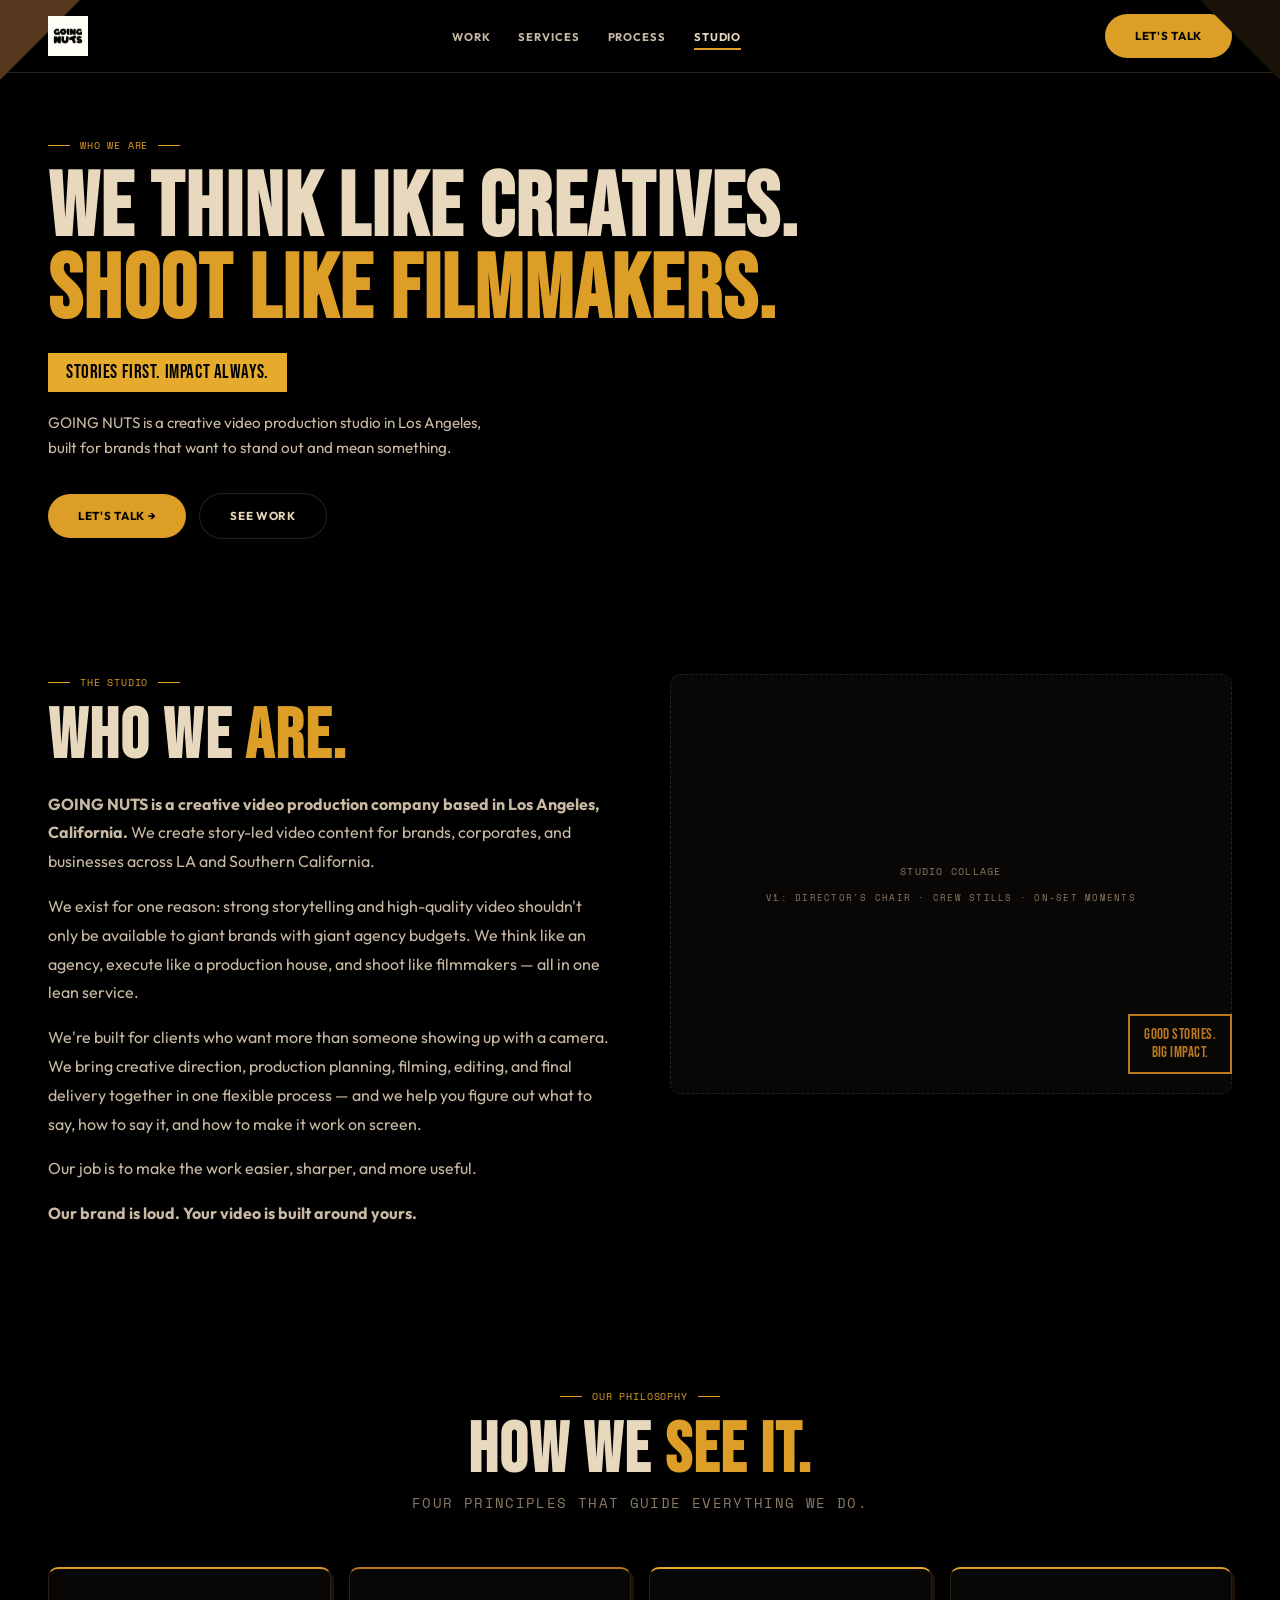
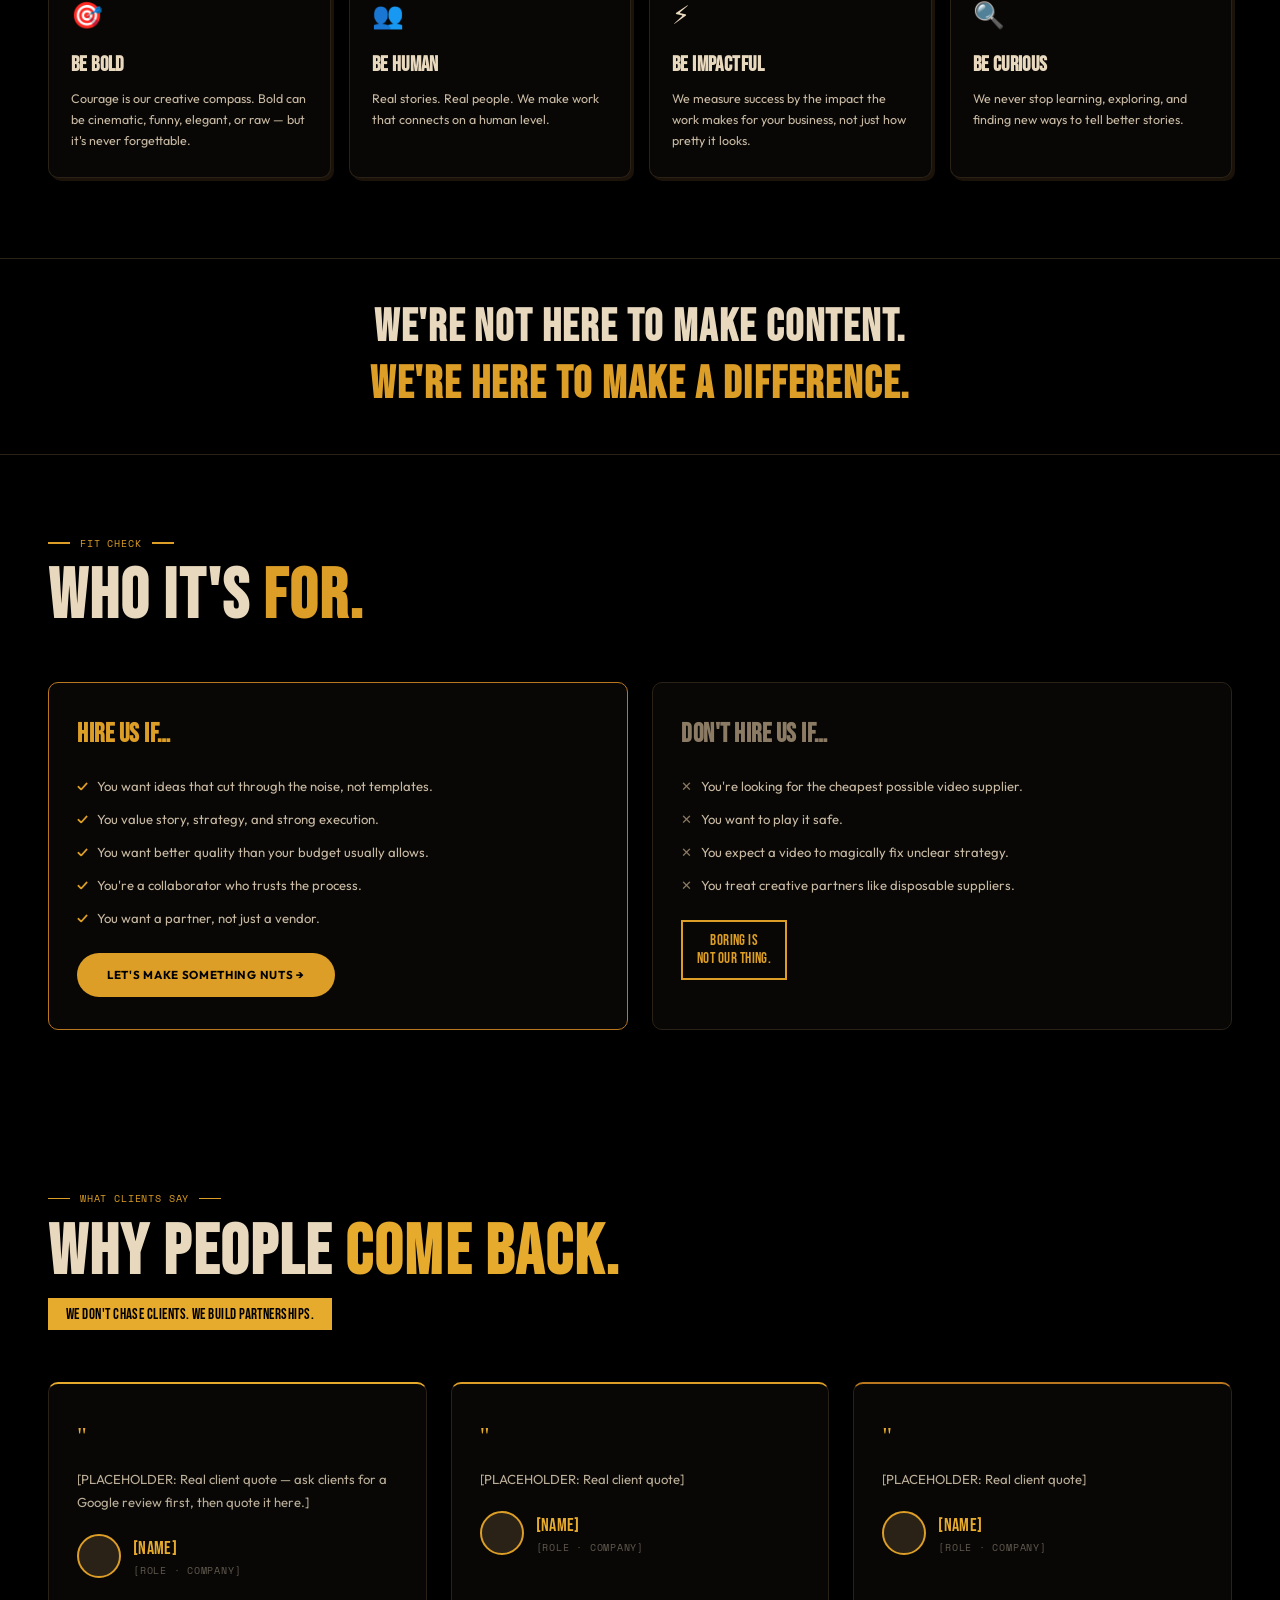
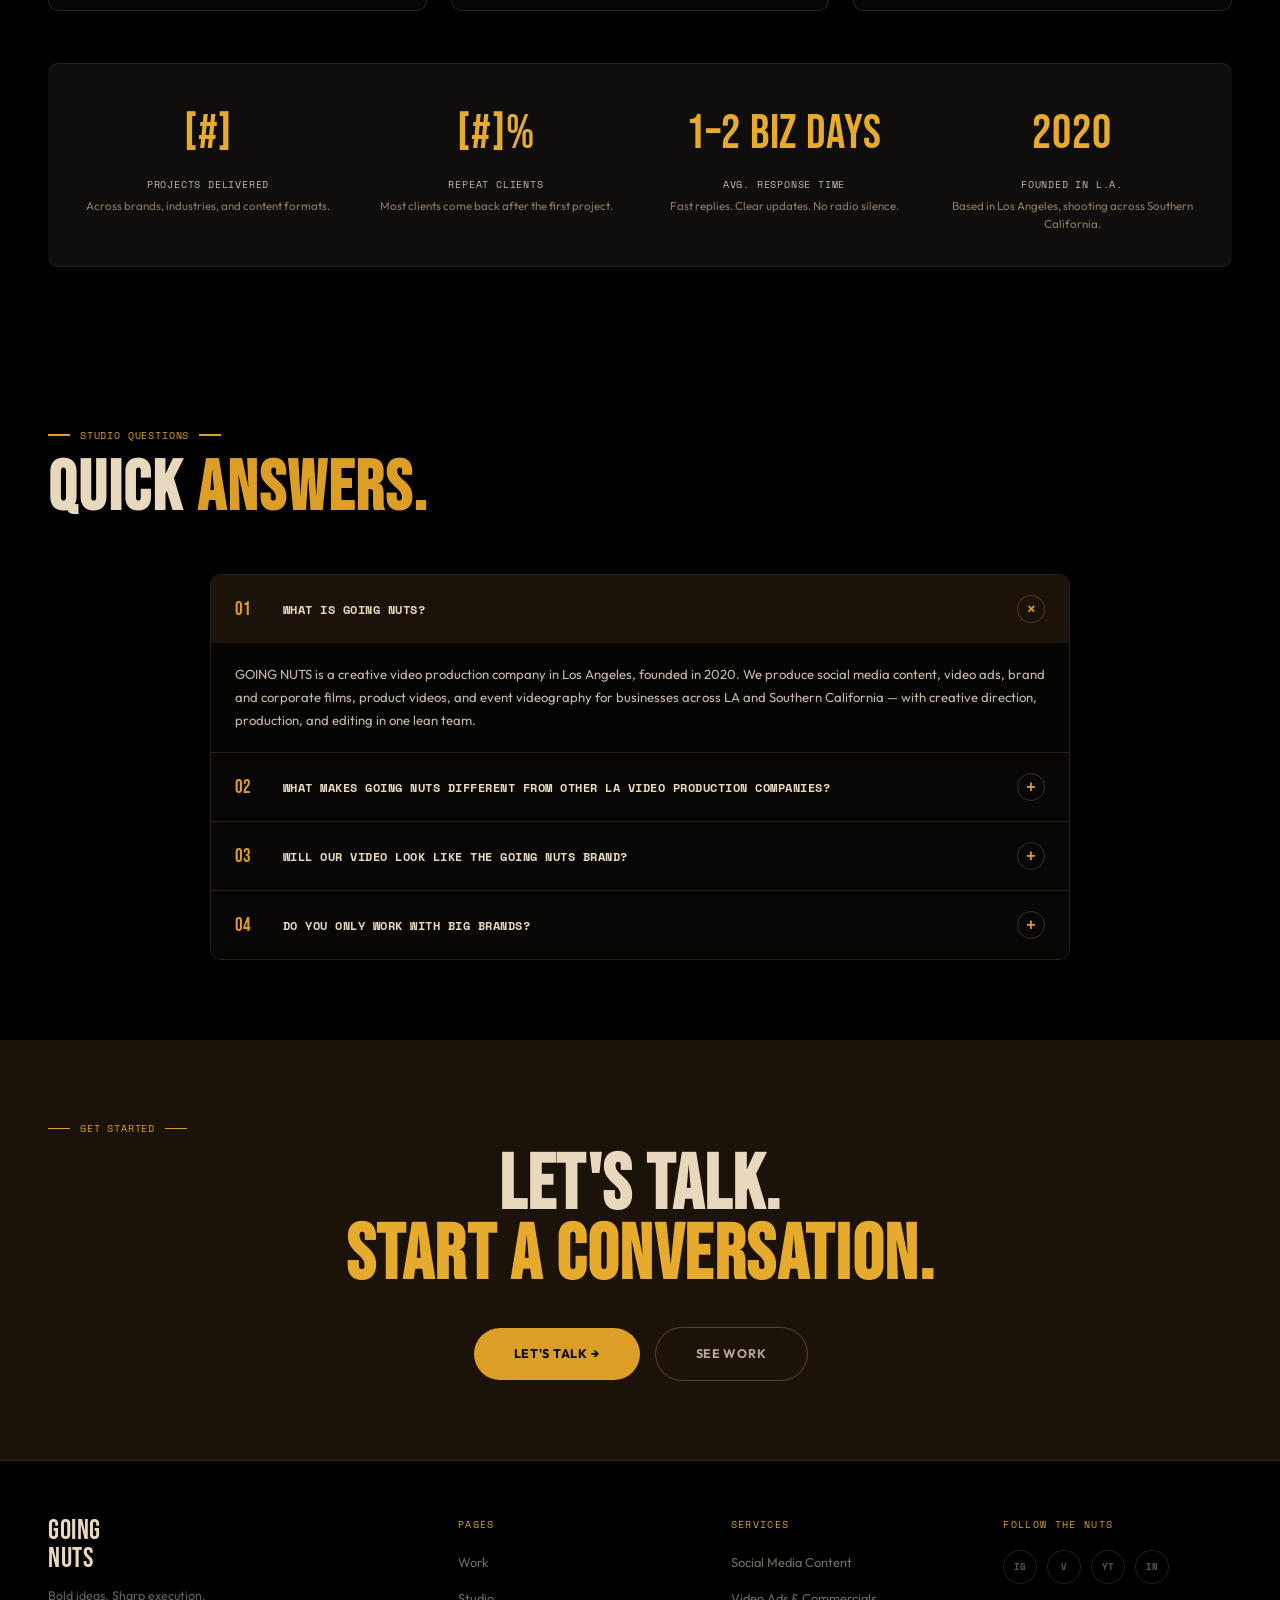
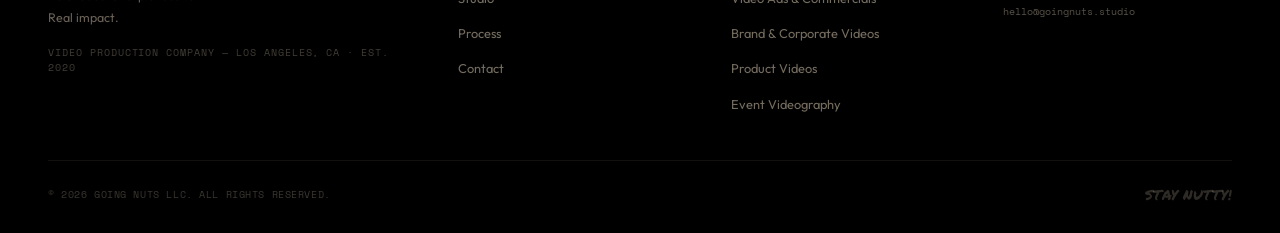
<file: studio.html>
<!DOCTYPE html>
<html lang="en">
<head>
  <meta charset="UTF-8">
  <meta name="viewport" content="width=device-width, initial-scale=1.0">
  <title>About GOING NUTS | Creative Video Production Company in Los Angeles</title>
  <meta name="description" content="We think like an agency, execute like a production house, and shoot like filmmakers. Meet the LA video production studio where your video is our reputation.">
  <link rel="preconnect" href="https://fonts.googleapis.com">
  <link rel="preconnect" href="https://fonts.gstatic.com" crossorigin>
  <link href="https://fonts.googleapis.com/css2?family=Bebas+Neue&family=Outfit:wght@300;400;500;600;700;800;900&family=Space+Mono:wght@400;700&display=swap" rel="stylesheet">
  <link rel="stylesheet" href="css/gn.css">
</head>
<body class="page-studio">

  <a href="#main" class="u-skip-nav">Skip to main content</a>

  <header class="c-header" id="site-header">
    <div class="c-header__corner c-header__corner--red"></div>
    <div class="c-header__corner c-header__corner--teal"></div>
    <div class="c-header__inner container">
      <a href="index.html" class="c-header__logo" aria-label="Going Nuts — Home">
        <img src="Assets/GOING NUTS logo.png" alt="GOING NUTS" class="c-header__logo-img" onerror="this.style.display='none';this.nextElementSibling.style.display='block'">
        <span class="c-header__logo-text display" style="display:none">GOING<br>NUTS</span>
      </a>
      <nav class="c-header__nav" aria-label="Main navigation">
        <ul>
          <li><a href="work.html">Work</a></li>
          <li><a href="services.html">Services</a></li>
          <li><a href="process.html">Process</a></li>
          <li><a href="studio.html" class="is-active">Studio</a></li>
          </ul>
      </nav>
      <div class="c-header__actions">
        <a href="contact.html" class="btn btn--primary">LET'S TALK</a>
        <button class="c-hamburger" id="hamburger-btn" aria-label="Open menu" aria-expanded="false" aria-controls="mobile-nav"><span></span><span></span><span></span></button>
      </div>
    </div>
  </header>

  <nav class="c-mobile-nav" id="mobile-nav" aria-hidden="true" aria-label="Mobile navigation">
    <div class="c-mobile-nav__overlay" id="nav-overlay"></div>
    <div class="c-mobile-nav__panel">
      <button class="c-mobile-nav__close" id="nav-close-btn" aria-label="Close menu">✕</button>
      <ul class="c-mobile-nav__links"><li><a href="work.html">Work</a></li><li><a href="services.html">Services</a></li><li><a href="process.html">Process</a></li><li><a href="studio.html" class="is-active">Studio</a></li></ul>
      <a href="contact.html" class="btn btn--primary">LET'S TALK →</a>
    </div>
  </nav>

  <main id="main">

    <!-- HERO -->
    <section class="c-hero c-hero--page section--paper section--has-texture">
      <div class="c-texture" aria-hidden="true"></div>
      <!-- V1: director's chair + clapperboard + megaphone prop cluster right -->
      <div class="container">
        <div class="section-label">WHO WE ARE</div>
        <h1 class="c-hero__headline display">
          WE THINK LIKE CREATIVES.<br>
          <span class="text--red">SHOOT LIKE FILMMAKERS.</span>
        </h1>
        <div class="c-hero__tape"><span class="c-tape">STORIES FIRST. IMPACT ALWAYS.</span></div>
        <p class="c-hero__sub">GOING NUTS is a creative video production studio in Los Angeles, built for brands that want to stand out and mean something.</p>
        <div class="c-hero__ctas">
          <a href="contact.html" class="btn btn--primary">LET'S TALK →</a>
          <a href="work.html" class="btn btn--ghost">SEE WORK</a>
        </div>
      </div>
    </section>

    <!-- WHO WE ARE -->
    <section class="section section--paper section--has-texture">
      <div class="c-texture" aria-hidden="true"></div>
      <div class="container">
        <div class="grid-2" style="gap:60px;align-items:start;">
          <div>
            <div class="section-label">THE STUDIO</div>
            <h2 class="section-title display">WHO WE <span class="text--red">ARE.</span></h2>
            <p style="font-size:1rem;line-height:1.8;color:var(--color-text-secondary);margin-top:20px;"><strong>GOING NUTS is a creative video production company based in Los Angeles, California.</strong> We create story-led video content for brands, corporates, and businesses across LA and Southern California.</p>
            <p style="font-size:1rem;line-height:1.8;color:var(--color-text-secondary);margin-top:16px;">We exist for one reason: strong storytelling and high-quality video shouldn't only be available to giant brands with giant agency budgets. We think like an agency, execute like a production house, and shoot like filmmakers — all in one lean service.</p>
            <p style="font-size:1rem;line-height:1.8;color:var(--color-text-secondary);margin-top:16px;">We're built for clients who want more than someone showing up with a camera. We bring creative direction, production planning, filming, editing, and final delivery together in one flexible process — and we help you figure out what to say, how to say it, and how to make it work on screen.</p>
            <p style="font-size:1rem;line-height:1.8;color:var(--color-text-secondary);margin-top:16px;">Our job is to make the work easier, sharper, and more useful.</p>
            <p style="font-size:1rem;line-height:1.8;color:var(--color-text-secondary);margin-top:16px;font-weight:700;">Our brand is loud. Your video is built around yours.</p>
          </div>
          <!-- V1: collage of studio photos/stills in polaroid-style frames -->
          <div class="c-collage c-collage--hero">
            <div class="c-collage__placeholder">
              <span>STUDIO COLLAGE</span>
              <span style="font-size:.55rem;">V1: director's chair · crew stills · on-set moments</span>
            </div>
            <div class="c-stamp" style="position:absolute;bottom:20px;right:0;">GOOD STORIES.<br>BIG IMPACT.</div>
          </div>
        </div>
      </div>
    </section>

    <!-- PHILOSOPHY -->
    <section class="section section--paper-warm section--has-texture">
      <div class="c-texture" aria-hidden="true"></div>
      <div class="container">
        <div class="section__header" style="text-align:center;">
          <div class="section-label" style="justify-content:center;">OUR PHILOSOPHY</div>
          <h2 class="section-title display">HOW WE <span class="text--red">SEE IT.</span></h2>
          <p style="color:var(--color-text-muted);font-size:.85rem;margin-top:10px;font-family:var(--fn-mono);letter-spacing:.1em;text-transform:uppercase;">FOUR PRINCIPLES THAT GUIDE EVERYTHING WE DO.</p>
        </div>
        <div class="c-values-grid c-mob-scroll">
          <div class="c-value-card">
            <div class="c-value-card__icon">🎯</div>
            <h4>Be Bold</h4>
            <p>Courage is our creative compass. Bold can be cinematic, funny, elegant, or raw — but it's never forgettable.</p>
          </div>
          <div class="c-value-card">
            <div class="c-value-card__icon">👥</div>
            <h4>Be Human</h4>
            <p>Real stories. Real people. We make work that connects on a human level.</p>
          </div>
          <div class="c-value-card">
            <div class="c-value-card__icon">⚡</div>
            <h4>Be Impactful</h4>
            <p>We measure success by the impact the work makes for your business, not just how pretty it looks.</p>
          </div>
          <div class="c-value-card">
            <div class="c-value-card__icon">🔍</div>
            <h4>Be Curious</h4>
            <p>We never stop learning, exploring, and finding new ways to tell better stories.</p>
          </div>
        </div>
      </div>
    </section>

    <!-- REPUTATION BAND -->
    <div class="c-band c-band--dark" style="padding:48px;">
      <div class="c-band__inner" style="flex-direction:column;gap:16px;">
        <!-- V1: peanut mascot with "NICE NUTS" mug sits in this strip -->
        <h2 class="display" style="font-size:clamp(1.6rem,4vw,2.8rem);letter-spacing:.04em;">WE'RE NOT HERE TO MAKE CONTENT.</h2>
        <h2 class="display text--red" style="font-size:clamp(1.6rem,4vw,2.8rem);letter-spacing:.04em;">WE'RE HERE TO MAKE A DIFFERENCE.</h2>
      </div>
    </div>

    <!-- HIRE US IF / NOT FOR -->
    <section class="section section--paper section--has-texture">
      <div class="c-texture" aria-hidden="true"></div>
      <div class="container">
        <div class="section__header">
          <div class="section-label">FIT CHECK</div>
          <h2 class="section-title display">WHO IT'S <span class="text--red">FOR.</span></h2>
          <!-- V1: doodle accent between the two columns -->
        </div>
        <div class="c-tabs">
          <!-- Tab nav — visible on mobile only -->
          <div class="c-tab-nav" role="tablist">
            <button class="c-tab-btn is-active" role="tab">HIRE US IF…</button>
            <button class="c-tab-btn" role="tab">DON'T HIRE US IF…</button>
          </div>
          <!-- Panels — always visible as 2-col grid on desktop; tabbed on mobile -->
          <div class="c-hire-grid">
            <div class="c-tab-panel is-active c-hire-box c-hire-box--yes">
              <h3>HIRE US IF…</h3>
              <ul>
                <li>You want ideas that cut through the noise, not templates.</li>
                <li>You value story, strategy, and strong execution.</li>
                <li>You want better quality than your budget usually allows.</li>
                <li>You're a collaborator who trusts the process.</li>
                <li>You want a partner, not just a vendor.</li>
              </ul>
              <a href="contact.html" class="btn btn--primary" style="margin-top:24px;">LET'S MAKE SOMETHING NUTS →</a>
            </div>
            <div class="c-tab-panel c-hire-box c-hire-box--no">
              <h3>DON'T HIRE US IF…</h3>
              <ul>
                <li>You're looking for the cheapest possible video supplier.</li>
                <li>You want to play it safe.</li>
                <li>You expect a video to magically fix unclear strategy.</li>
                <li>You treat creative partners like disposable suppliers.</li>
              </ul>
              <div class="c-stamp c-stamp--red" style="margin-top:24px;">BORING IS<br>NOT OUR THING.</div>
            </div>
          </div>
        </div>
      </div>
    </section>

    <!-- TESTIMONIALS -->
    <section class="section section--dark section--has-texture">
      <div class="c-texture" aria-hidden="true"></div>
      <div class="container">
        <div class="section__header">
          <div class="section-label section-label--dark">WHAT CLIENTS SAY</div>
          <h2 class="section-title display text--cream">WHY PEOPLE <em class="text--mustard" style="font-style:normal;">COME BACK.</em></h2>
          <div style="margin-top:12px;"><span class="c-tape c-tape--sm">WE DON'T CHASE CLIENTS. WE BUILD PARTNERSHIPS.</span></div>
        </div>
        <div class="grid-3 c-mob-scroll c-mob-scroll--wide">
          <!-- [PLACEHOLDER: Real testimonial 1 — quote, name, role, company] -->
          <div class="c-testimonial">
            <div class="c-testimonial__quote">"</div>
            <p class="c-testimonial__text">[PLACEHOLDER: Real client quote — ask clients for a Google review first, then quote it here.]</p>
            <div class="c-testimonial__author">
              <div class="c-testimonial__avatar"></div>
              <div><div class="c-testimonial__name">[NAME]</div><div class="c-testimonial__role">[Role · Company]</div></div>
            </div>
          </div>
          <!-- [PLACEHOLDER: Real testimonial 2] -->
          <div class="c-testimonial">
            <div class="c-testimonial__quote">"</div>
            <p class="c-testimonial__text">[PLACEHOLDER: Real client quote]</p>
            <div class="c-testimonial__author">
              <div class="c-testimonial__avatar"></div>
              <div><div class="c-testimonial__name">[NAME]</div><div class="c-testimonial__role">[Role · Company]</div></div>
            </div>
          </div>
          <!-- [PLACEHOLDER: Real testimonial 3] -->
          <div class="c-testimonial">
            <div class="c-testimonial__quote">"</div>
            <p class="c-testimonial__text">[PLACEHOLDER: Real client quote]</p>
            <div class="c-testimonial__author">
              <div class="c-testimonial__avatar"></div>
              <div><div class="c-testimonial__name">[NAME]</div><div class="c-testimonial__role">[Role · Company]</div></div>
            </div>
          </div>
        </div>

        <!-- Stats strip — [PLACEHOLDER: replace with real, defensible numbers before launch] -->
        <div class="c-stats-strip" style="margin-top:52px;background:rgba(244,231,207,.06);border-radius:var(--radius-card);padding:32px;">
          <div class="c-stats-strip__grid">
            <div><div class="c-stat__num">[#]</div><div class="c-stat__label">PROJECTS DELIVERED</div><div class="c-stat__desc">Across brands, industries, and content formats.</div></div>
            <div><div class="c-stat__num">[#]%</div><div class="c-stat__label">REPEAT CLIENTS</div><div class="c-stat__desc">Most clients come back after the first project.</div></div>
            <div><div class="c-stat__num">1–2 BIZ DAYS</div><div class="c-stat__label">AVG. RESPONSE TIME</div><div class="c-stat__desc">Fast replies. Clear updates. No radio silence.</div></div>
            <div><div class="c-stat__num">2020</div><div class="c-stat__label">FOUNDED IN L.A.</div><div class="c-stat__desc">Based in Los Angeles, shooting across Southern California.</div></div>
          </div>
        </div>
      </div>
    </section>

    <!-- FAQ -->
    <section class="section section--paper section--has-texture" id="faq">
      <div class="c-texture" aria-hidden="true"></div>
      <div class="container">
        <div class="section__header">
          <div class="section-label">STUDIO QUESTIONS</div>
          <h2 class="section-title display">QUICK <span class="text--red">ANSWERS.</span></h2>
        </div>
        <div class="c-narrow-wrap">
          <div class="c-faq-list">
            <div class="c-faq-item">
              <button class="c-faq-item__trigger" aria-expanded="false" aria-controls="stfaq-1" id="stfaq-btn-1">
                <span class="c-faq-item__num">01</span>
                <span class="c-faq-item__question">WHAT IS GOING NUTS?</span>
                <span class="c-faq-item__icon" aria-hidden="true">+</span>
              </button>
              <div class="c-faq-item__body" id="stfaq-1" role="region" aria-labelledby="stfaq-btn-1">
                <p>GOING NUTS is a creative video production company in Los Angeles, founded in 2020. We produce social media content, video ads, brand and corporate films, product videos, and event videography for businesses across LA and Southern California — with creative direction, production, and editing in one lean team.</p>
              </div>
            </div>
            <div class="c-faq-item">
              <button class="c-faq-item__trigger" aria-expanded="false" aria-controls="stfaq-2" id="stfaq-btn-2">
                <span class="c-faq-item__num">02</span>
                <span class="c-faq-item__question">WHAT MAKES GOING NUTS DIFFERENT FROM OTHER LA VIDEO PRODUCTION COMPANIES?</span>
                <span class="c-faq-item__icon" aria-hidden="true">+</span>
              </button>
              <div class="c-faq-item__body" id="stfaq-2" role="region" aria-labelledby="stfaq-btn-2">
                <p>Two things. First, the model: agency-level creative thinking with production-house execution, so you get strategy and story without agency-level overhead. Second, the incentive: every video we deliver becomes part of our portfolio and reputation. Your deliverables are our branding — which means mediocre work would hurt us more than it hurts you. That's the guarantee.</p>
              </div>
            </div>
            <div class="c-faq-item">
              <button class="c-faq-item__trigger" aria-expanded="false" aria-controls="stfaq-3" id="stfaq-btn-3">
                <span class="c-faq-item__num">03</span>
                <span class="c-faq-item__question">WILL OUR VIDEO LOOK LIKE THE GOING NUTS BRAND?</span>
                <span class="c-faq-item__icon" aria-hidden="true">+</span>
              </button>
              <div class="c-faq-item__body" id="stfaq-3" role="region" aria-labelledby="stfaq-btn-3">
                <p>No — and that's on purpose. Our brand is loud; your video is built around yours. When we work for a brand, we become that brand. Bold can be cinematic, funny, elegant, minimal, premium, or raw — the style always adapts to your business, your audience, and your goals.</p>
              </div>
            </div>
            <div class="c-faq-item">
              <button class="c-faq-item__trigger" aria-expanded="false" aria-controls="stfaq-4" id="stfaq-btn-4">
                <span class="c-faq-item__num">04</span>
                <span class="c-faq-item__question">DO YOU ONLY WORK WITH BIG BRANDS?</span>
                <span class="c-faq-item__icon" aria-hidden="true">+</span>
              </button>
              <div class="c-faq-item__body" id="stfaq-4" role="region" aria-labelledby="stfaq-btn-4">
                <p>The opposite. We exist because strong storytelling shouldn't only be available to giant brands with giant agency budgets. Our sweet spot is small and medium businesses, growing brands, and corporates in Los Angeles that care about their image and want more creative value from every production dollar.</p>
              </div>
            </div>
          </div>
        </div>
      </div>
    </section>

    <!-- CTA -->
    <section class="section section--red section--has-texture">
      <div class="c-texture" aria-hidden="true"></div>
      <div class="container" style="text-align:center;">
        <div class="section-label section-label--dark">GET STARTED</div>
        <h2 class="display text--cream" style="font-size:clamp(44px,6vw,80px);text-transform:uppercase;">LET'S TALK.<br><em style="color:var(--color-mustard-bright);font-style:normal;">START A CONVERSATION.</em></h2>
        <div style="display:flex;gap:16px;justify-content:center;flex-wrap:wrap;margin-top:36px;">
          <a href="contact.html" class="btn btn--primary btn--lg">LET'S TALK →</a>
          <a href="work.html" class="btn btn--ghost-light btn--lg">SEE WORK</a>
        </div>
      </div>
    </section>

  </main>

  <footer class="c-footer">
    <div class="container">
      <div class="c-footer__grid">
        <div class="c-footer__brand"><div class="c-footer__logo display">GOING<br>NUTS</div><p class="c-footer__tagline">Bold ideas. Sharp execution.<br>Real impact.</p><div class="c-footer__location mono">Video Production Company — Los Angeles, CA · Est. 2020</div></div>
        <div><div class="c-footer__col-title">PAGES</div><ul class="c-footer__links"><li><a href="work.html">Work</a></li><li><a href="studio.html">Studio</a></li><li><a href="process.html">Process</a></li><li><a href="contact.html">Contact</a></li></ul></div>
        <div><div class="c-footer__col-title">SERVICES</div><ul class="c-footer__links"><li><a href="services.html">Social Media Content</a></li><li><a href="services.html">Video Ads &amp; Commercials</a></li><li><a href="services.html">Brand &amp; Corporate Videos</a></li><li><a href="services.html">Product Videos</a></li><li><a href="services.html">Event Videography</a></li></ul></div>
        <div><div class="c-footer__col-title">FOLLOW THE NUTS</div><div class="c-footer__socials"><a href="#" class="c-footer__social" aria-label="Instagram">IG</a><a href="#" class="c-footer__social" aria-label="Vimeo">V</a><a href="#" class="c-footer__social" aria-label="YouTube">YT</a><a href="#" class="c-footer__social" aria-label="LinkedIn">IN</a></div><a href="mailto:hello@goingnuts.studio" class="c-footer__email mono">hello@goingnuts.studio</a></div>
      </div>
      <div class="c-footer__bottom"><span class="c-footer__copy mono">© 2026 GOING NUTS LLC. ALL RIGHTS RESERVED.</span><span class="c-footer__doodle hand">STAY NUTTY!</span></div>
    </div>
  </footer>
  <script src="js/gn.js"></script>
</body>
</html>
</file>
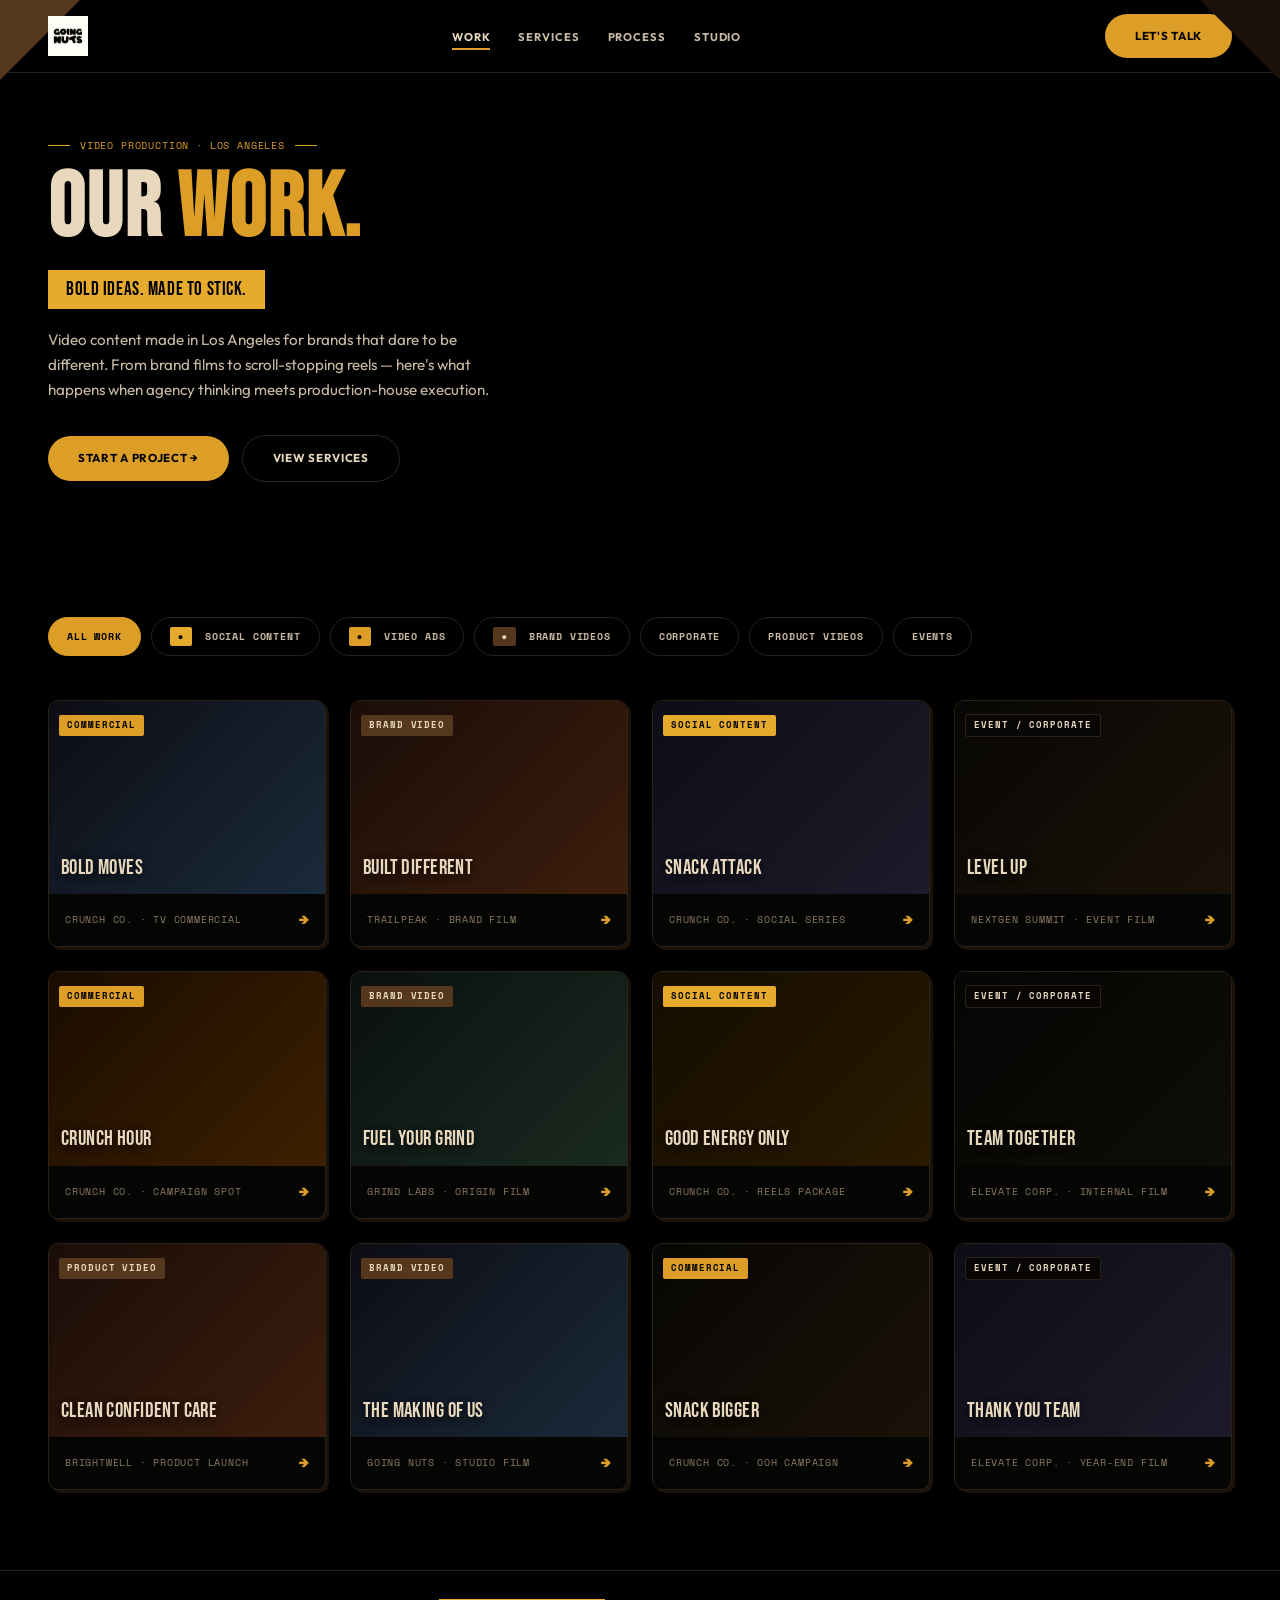
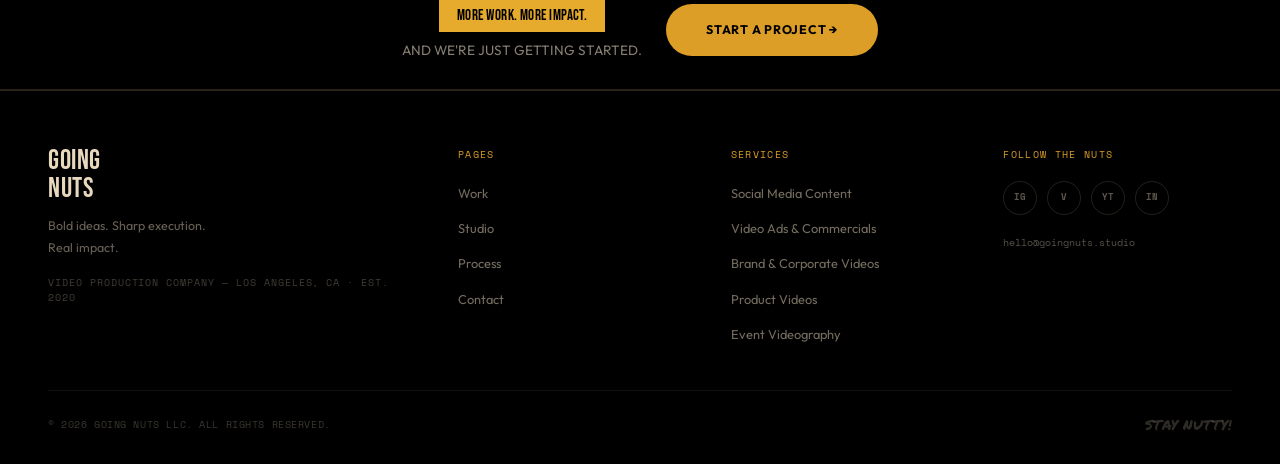
<file: work.html>
<!DOCTYPE html>
<html lang="en">
<head>
  <meta charset="UTF-8">
  <meta name="viewport" content="width=device-width, initial-scale=1.0">
  <title>Our Work | GOING NUTS — Video Production Los Angeles</title>
  <meta name="description" content="Commercials, brand films, reels, and event videos produced in Los Angeles by GOING NUTS. See the work, then let's make yours.">
  <link rel="preconnect" href="https://fonts.googleapis.com">
  <link rel="preconnect" href="https://fonts.gstatic.com" crossorigin>
  <link href="https://fonts.googleapis.com/css2?family=Bebas+Neue&family=Outfit:wght@300;400;500;600;700;800;900&family=Space+Mono:wght@400;700&display=swap" rel="stylesheet">
  <link rel="stylesheet" href="css/gn.css">
</head>
<body class="page-work">

  <a href="#main" class="u-skip-nav">Skip to main content</a>

  <header class="c-header" id="site-header">
    <div class="c-header__corner c-header__corner--red"></div>
    <div class="c-header__corner c-header__corner--teal"></div>
    <div class="c-header__inner container">
      <a href="index.html" class="c-header__logo" aria-label="Going Nuts — Home">
        <img src="Assets/GOING NUTS logo.png" alt="GOING NUTS" class="c-header__logo-img" onerror="this.style.display='none';this.nextElementSibling.style.display='block'">
        <span class="c-header__logo-text display" style="display:none">GOING<br>NUTS</span>
      </a>
      <nav class="c-header__nav" aria-label="Main navigation">
        <ul>
          <li><a href="work.html" class="is-active">Work</a></li>
          <li><a href="services.html">Services</a></li>
          <li><a href="process.html">Process</a></li>
          <li><a href="studio.html">Studio</a></li>
          </ul>
      </nav>
      <div class="c-header__actions">
        <a href="contact.html" class="btn btn--primary">LET'S TALK</a>
        <button class="c-hamburger" id="hamburger-btn" aria-label="Open menu" aria-expanded="false" aria-controls="mobile-nav"><span></span><span></span><span></span></button>
      </div>
    </div>
  </header>

  <nav class="c-mobile-nav" id="mobile-nav" aria-hidden="true" aria-label="Mobile navigation">
    <div class="c-mobile-nav__overlay" id="nav-overlay"></div>
    <div class="c-mobile-nav__panel">
      <button class="c-mobile-nav__close" id="nav-close-btn" aria-label="Close menu">✕</button>
      <ul class="c-mobile-nav__links">
        <li><a href="work.html" class="is-active">Work</a></li>
        <li><a href="services.html">Services</a></li>
        <li><a href="process.html">Process</a></li>
        <li><a href="studio.html">Studio</a></li>
        </ul>
      <a href="contact.html" class="btn btn--primary">LET'S TALK →</a>
    </div>
  </nav>

  <main id="main">

    <!-- HERO -->
    <section class="c-hero c-hero--page section--paper section--has-texture">
      <div class="c-texture" aria-hidden="true"></div>
      <!-- V1: c-doodle slot top-right, c-sticker slot left -->
      <div class="container">
        <div class="section-label">VIDEO PRODUCTION · LOS ANGELES</div>
        <h1 class="c-hero__headline display">OUR <span class="text--red">WORK.</span></h1>
        <div style="margin:12px 0;"><span class="c-tape">BOLD IDEAS. MADE TO STICK.</span></div>
        <p class="c-hero__sub">Video content made in Los Angeles for brands that dare to be different. From brand films to scroll-stopping reels — here's what happens when agency thinking meets production-house execution.</p>
        <div class="c-hero__ctas">
          <a href="contact.html" class="btn btn--primary">START A PROJECT →</a>
          <a href="services.html" class="btn btn--ghost">VIEW SERVICES</a>
        </div>
      </div>
    </section>

    <!-- FILTERS + GRID -->
    <section class="section section--paper-warm section--has-texture">
      <div class="c-texture" aria-hidden="true"></div>
      <div class="container">

        <!-- Category filters -->
        <div class="c-work-filters" role="group" aria-label="Filter work by category">
          <button class="c-filter-btn is-active" data-filter="all">ALL WORK</button>
          <button class="c-filter-btn" data-filter="social">
            <span class="pill pill--mustard" style="margin-right:6px;">●</span> SOCIAL CONTENT
          </button>
          <button class="c-filter-btn" data-filter="commercial">
            <span class="pill pill--red" style="margin-right:6px;">●</span> VIDEO ADS
          </button>
          <button class="c-filter-btn" data-filter="brand-video">
            <span class="pill pill--teal" style="margin-right:6px;">●</span> BRAND VIDEOS
          </button>
          <button class="c-filter-btn" data-filter="event">CORPORATE</button>
          <button class="c-filter-btn" data-filter="product">PRODUCT VIDEOS</button>
          <button class="c-filter-btn" data-filter="event">EVENTS</button>
        </div>

        <!-- Work grid -->
        <div class="grid-4">

          <a href="case-study.html" class="c-work-card" data-category="commercial">
            <div class="c-work-card__thumb"><div class="c-work-card__bg thumb--blue-ocean"></div><div class="c-work-card__pill"><span class="pill pill--red">COMMERCIAL</span></div><div class="c-work-card__title">BOLD MOVES</div></div>
            <div class="c-work-card__foot"><span class="c-work-card__client">Crunch Co. · TV Commercial</span><span class="c-work-card__arrow">→</span></div>
          </a>

          <a href="case-study.html" class="c-work-card" data-category="brand-video">
            <div class="c-work-card__thumb"><div class="c-work-card__bg thumb--warm-earth"></div><div class="c-work-card__pill"><span class="pill pill--teal">BRAND VIDEO</span></div><div class="c-work-card__title">BUILT DIFFERENT</div></div>
            <div class="c-work-card__foot"><span class="c-work-card__client">TrailPeak · Brand Film</span><span class="c-work-card__arrow">→</span></div>
          </a>

          <a href="case-study.html" class="c-work-card" data-category="social">
            <div class="c-work-card__thumb"><div class="c-work-card__bg thumb--deep-purple"></div><div class="c-work-card__pill"><span class="pill pill--mustard">SOCIAL CONTENT</span></div><div class="c-work-card__title">SNACK ATTACK</div></div>
            <div class="c-work-card__foot"><span class="c-work-card__client">Crunch Co. · Social Series</span><span class="c-work-card__arrow">→</span></div>
          </a>

          <a href="case-study.html" class="c-work-card" data-category="event">
            <div class="c-work-card__thumb"><div class="c-work-card__bg thumb--charcoal"></div><div class="c-work-card__pill"><span class="pill pill--dark">EVENT / CORPORATE</span></div><div class="c-work-card__title">LEVEL UP</div></div>
            <div class="c-work-card__foot"><span class="c-work-card__client">NextGen Summit · Event Film</span><span class="c-work-card__arrow">→</span></div>
          </a>

          <a href="case-study.html" class="c-work-card" data-category="commercial">
            <div class="c-work-card__thumb"><div class="c-work-card__bg thumb--red-dark"></div><div class="c-work-card__pill"><span class="pill pill--red">COMMERCIAL</span></div><div class="c-work-card__title">CRUNCH HOUR</div></div>
            <div class="c-work-card__foot"><span class="c-work-card__client">Crunch Co. · Campaign Spot</span><span class="c-work-card__arrow">→</span></div>
          </a>

          <a href="case-study.html" class="c-work-card" data-category="brand-video">
            <div class="c-work-card__thumb"><div class="c-work-card__bg thumb--teal-forest"></div><div class="c-work-card__pill"><span class="pill pill--teal">BRAND VIDEO</span></div><div class="c-work-card__title">FUEL YOUR GRIND</div></div>
            <div class="c-work-card__foot"><span class="c-work-card__client">Grind Labs · Origin Film</span><span class="c-work-card__arrow">→</span></div>
          </a>

          <a href="case-study.html" class="c-work-card" data-category="social">
            <div class="c-work-card__thumb"><div class="c-work-card__bg thumb--mustard-dark"></div><div class="c-work-card__pill"><span class="pill pill--mustard">SOCIAL CONTENT</span></div><div class="c-work-card__title">GOOD ENERGY ONLY</div></div>
            <div class="c-work-card__foot"><span class="c-work-card__client">Crunch Co. · Reels Package</span><span class="c-work-card__arrow">→</span></div>
          </a>

          <a href="case-study.html" class="c-work-card" data-category="event">
            <div class="c-work-card__thumb"><div class="c-work-card__bg thumb--blue-night"></div><div class="c-work-card__pill"><span class="pill pill--dark">EVENT / CORPORATE</span></div><div class="c-work-card__title">TEAM TOGETHER</div></div>
            <div class="c-work-card__foot"><span class="c-work-card__client">Elevate Corp. · Internal Film</span><span class="c-work-card__arrow">→</span></div>
          </a>

          <a href="case-study.html" class="c-work-card" data-category="product">
            <div class="c-work-card__thumb"><div class="c-work-card__bg thumb--warm-earth"></div><div class="c-work-card__pill"><span class="pill pill--teal">PRODUCT VIDEO</span></div><div class="c-work-card__title">CLEAN CONFIDENT CARE</div></div>
            <div class="c-work-card__foot"><span class="c-work-card__client">Brightwell · Product Launch</span><span class="c-work-card__arrow">→</span></div>
          </a>

          <a href="case-study.html" class="c-work-card" data-category="brand-video">
            <div class="c-work-card__thumb"><div class="c-work-card__bg thumb--blue-ocean"></div><div class="c-work-card__pill"><span class="pill pill--teal">BRAND VIDEO</span></div><div class="c-work-card__title">THE MAKING OF US</div></div>
            <div class="c-work-card__foot"><span class="c-work-card__client">Going Nuts · Studio Film</span><span class="c-work-card__arrow">→</span></div>
          </a>

          <a href="case-study.html" class="c-work-card" data-category="commercial">
            <div class="c-work-card__thumb"><div class="c-work-card__bg thumb--charcoal"></div><div class="c-work-card__pill"><span class="pill pill--red">COMMERCIAL</span></div><div class="c-work-card__title">SNACK BIGGER</div></div>
            <div class="c-work-card__foot"><span class="c-work-card__client">Crunch Co. · OOH Campaign</span><span class="c-work-card__arrow">→</span></div>
          </a>

          <a href="case-study.html" class="c-work-card" data-category="event">
            <div class="c-work-card__thumb"><div class="c-work-card__bg thumb--deep-purple"></div><div class="c-work-card__pill"><span class="pill pill--dark">EVENT / CORPORATE</span></div><div class="c-work-card__title">THANK YOU TEAM</div></div>
            <div class="c-work-card__foot"><span class="c-work-card__client">Elevate Corp. · Year-End Film</span><span class="c-work-card__arrow">→</span></div>
          </a>

        </div>
      </div>
    </section>

    <!-- BOTTOM CTA STRIP -->
    <div class="c-band c-band--dark">
      <div class="c-band__inner">
        <div>
          <div class="c-tape c-tape--sm">MORE WORK. MORE IMPACT.</div>
          <p style="color:rgba(244,231,207,.55);font-size:.85rem;margin-top:8px;">AND WE'RE JUST GETTING STARTED.</p>
        </div>
        <a href="contact.html" class="btn btn--primary btn--lg">START A PROJECT →</a>
      </div>
    </div>

  </main>

  <footer class="c-footer">
    <div class="container">
      <div class="c-footer__grid">
        <div class="c-footer__brand">
          <div class="c-footer__logo display">GOING<br>NUTS</div>
          <p class="c-footer__tagline">Bold ideas. Sharp execution.<br>Real impact.</p>
          <div class="c-footer__location mono">Video Production Company — Los Angeles, CA · Est. 2020</div>
        </div>
        <div><div class="c-footer__col-title">PAGES</div><ul class="c-footer__links"><li><a href="work.html">Work</a></li><li><a href="studio.html">Studio</a></li><li><a href="process.html">Process</a></li><li><a href="contact.html">Contact</a></li></ul></div>
        <div><div class="c-footer__col-title">SERVICES</div><ul class="c-footer__links"><li><a href="services.html">Social Media Content</a></li><li><a href="services.html">Video Ads &amp; Commercials</a></li><li><a href="services.html">Brand &amp; Corporate Videos</a></li><li><a href="services.html">Product Videos</a></li><li><a href="services.html">Event Videography</a></li></ul></div>
        <div><div class="c-footer__col-title">FOLLOW THE NUTS</div><div class="c-footer__socials"><a href="#" class="c-footer__social" aria-label="Instagram">IG</a><a href="#" class="c-footer__social" aria-label="Vimeo">V</a><a href="#" class="c-footer__social" aria-label="YouTube">YT</a><a href="#" class="c-footer__social" aria-label="LinkedIn">IN</a></div><a href="mailto:hello@goingnuts.studio" class="c-footer__email mono">hello@goingnuts.studio</a></div>
      </div>
      <div class="c-footer__bottom"><span class="c-footer__copy mono">© 2026 GOING NUTS LLC. ALL RIGHTS RESERVED.</span><span class="c-footer__doodle hand">STAY NUTTY!</span></div>
    </div>
  </footer>

  <script src="js/gn.js"></script>
</body>
</html>
</file>
<file: css/gn.css>
/* ═══════════════════════════════════════════════════════════════════════
   GOING NUTS DARK — GN.CSS
   DARK CINEMATIC VERSION
   Black background · cream chunky type · mono UI · mustard accents

   TABLE OF CONTENTS
   ─────────────────
   §01  CSS TOKENS
   §02  FONT FACES
   §03  RESET & BASE
   §04  TYPOGRAPHY UTILITIES
   §05  LAYOUT UTILITIES
   §06  ROTATION / POSITION UTILITIES
   §07  TEXTURE HOOKS
   §08  VISUAL IDENTITY COMPONENTS
   §09  BUTTONS
   §10  PILLS / TAGS
   §11  HEADER
   §12  MOBILE NAV
   §13  HERO
   §14  TICKER
   §15  WORK CARD
   §16  SERVICE CARD
   §17  PROCESS STEP
   §18  PRICING CARD
   §19  FAQ ACCORDION
   §20  STATS STRIP
   §21  TESTIMONIAL CARD
   §22  CONTACT FORM
   §23  CASE STUDY HERO
   §24  FOOTER
   §25  SECTION MODIFIERS
   §26  PAGE-LEVEL UTILITIES
   §27  RESPONSIVE — TABLET (≤ 1024px)
   §28  RESPONSIVE — MOBILE (≤ 768px)
   §29  RESPONSIVE — SMALL (≤ 480px)
   §30  PRICING TIERS
   §31  UTILITY CLASSES
   §32  MOBILE CAROUSEL
   §33  TAB / TOGGLE SYSTEM
   §34  COLLAPSIBLE PANELS
   ═══════════════════════════════════════════════════════════════════════ */

@import url('https://fonts.googleapis.com/css2?family=Bebas+Neue&family=Outfit:wght@300;400;500;600;700;800;900&family=Space+Mono:wght@400;700&display=swap');


/* ═══════════════════════════════════════════════════════════════════════
   §01  CSS TOKENS — DARK CINEMATIC PALETTE
   ═══════════════════════════════════════════════════════════════════════ */
:root {
  /* ── Dark surface palette ────────────────────────────────────────── */
  --gn-black:         #000000;
  --gn-black-soft:    #050504;
  --gn-panel:         #080705;
  --gn-brown-dark:    #1B120A;
  --gn-brown-line:    #2A2117;
  --gn-brown-mid:     #55371D;
  --gn-cream:         #E8D8BE;
  --gn-cream-soft:    #C8B9A3;
  --gn-muted-text:    #8C7B64;
  --gn-yellow:        #DC9E26;
  --gn-yellow-bright: #E6AA2D;
  --gn-yellow-dark:   #B9771F;

  /* ── Surfaces ────────────────────────────────────────────────────── */
  --color-paper:        #000000;
  --color-paper-light:  #050504;
  --color-paper-warm:   #000000;
  --color-paper-dark:   #080705;
  --color-tape:         #DC9E26;

  /* ── Ink ─────────────────────────────────────────────────────────── */
  --color-ink:          #000000;
  --color-ink-soft:     #050504;
  --color-charcoal:     #080705;
  --color-muted:        #8C7B64;

  /* ── Accent — yellow replaces red ───────────────────────────────── */
  --color-red:          #DC9E26;
  --color-red-bright:   #E6AA2D;
  --color-red-deep:     #B9771F;
  --color-red-faded:    #DC9E26;

  /* ── Mustard ─────────────────────────────────────────────────────── */
  --color-mustard:        #DC9E26;
  --color-mustard-bright: #E6AA2D;
  --color-mustard-deep:   #B9771F;
  --color-ochre-pale:     #E8D8BE;

  /* ── Warm brown replaces teal ────────────────────────────────────── */
  --color-teal:         #B9771F;
  --color-teal-bright:  #DC9E26;
  --color-teal-soft:    #8C7B64;
  --color-teal-deep:    #1B120A;
  --color-teal-pale:    #2A2117;

  /* ── Text ────────────────────────────────────────────────────────── */
  --color-text-primary:  #E8D8BE;
  --color-text-secondary:#C8B9A3;
  --color-text-muted:    #8C7B64;
  --color-text-on-dark:  #E8D8BE;
  --color-text-on-yellow:#000000;
  --color-text-on-red:   #E8D8BE;
  --color-text-on-teal:  #E8D8BE;

  /* ── Borders / lines ─────────────────────────────────────────────── */
  --color-border:       #2A2117;
  --color-border-dark:  #1B120A;
  --color-pencil-line:  #2A2117;

  /* ── Texture opacities ───────────────────────────────────────────── */
  --texture-noise-opacity:   0.04;
  --texture-paper-opacity:   0.06;
  --texture-ink-distress:    0.08;

  /* ── Radius ──────────────────────────────────────────────────────── */
  --radius-card:        10px;
  --radius-button:      999px;

  /* ── Font stacks ─────────────────────────────────────────────────── */
  --fn-display: 'Bebas Neue', 'Impact', sans-serif;
  --fn-body:    'Outfit', system-ui, sans-serif;
  --fn-hand:    'Permanent Marker', cursive;
  --fn-mono:    'Space Mono', 'IBM Plex Mono', monospace;

  /* ── Spacing scale ───────────────────────────────────────────────── */
  --space-xs:   8px;
  --space-sm:   16px;
  --space-md:   24px;
  --space-lg:   48px;
  --space-xl:   80px;
  --space-2xl:  120px;

  /* ── Transitions ─────────────────────────────────────────────────── */
  --ease-default: cubic-bezier(0.25, 0.46, 0.45, 0.94);
}


/* ═══════════════════════════════════════════════════════════════════════
   §02  FONT FACES
   Local fonts: Permanent Marker only (display + body now from Google CDN)
   ═══════════════════════════════════════════════════════════════════════ */
@font-face {
  font-family: 'Permanent Marker';
  src: url('../Assets/Fonts/Permanent_Marker/PermanentMarker-Regular.ttf') format('truetype');
  font-weight: 400;
  font-display: swap;
}


/* ═══════════════════════════════════════════════════════════════════════
   §03  RESET & BASE
   ═══════════════════════════════════════════════════════════════════════ */
*, *::before, *::after {
  box-sizing: border-box;
  margin: 0;
  padding: 0;
}

html {
  font-size: 16px;
  scroll-behavior: smooth;
  -webkit-text-size-adjust: 100%;
}

body {
  font-family: var(--fn-body);
  background-color: var(--gn-black);
  color: var(--gn-cream);
  line-height: 1.6;
  overflow-x: hidden;
  font-size: 0.95rem;
}

a     { text-decoration: none; color: inherit; }
img   { max-width: 100%; display: block; }
img:not(.c-header__logo-img):not(.c-footer__logo-img) { filter: sepia(0.5) contrast(1.1) brightness(0.8) saturate(0.75); }
ul    { list-style: none; }
button { cursor: pointer; }

.u-skip-nav {
  position: absolute;
  top: -100px;
  left: var(--space-md);
  background: var(--gn-yellow-bright);
  color: var(--gn-black);
  padding: 8px 16px;
  font-weight: 700;
  font-size: 0.85rem;
  z-index: 9999;
  border-radius: 0 0 4px 4px;
  transition: top 0.2s;
}
.u-skip-nav:focus { top: 0; }


/* ═══════════════════════════════════════════════════════════════════════
   §04  TYPOGRAPHY UTILITIES
   ═══════════════════════════════════════════════════════════════════════ */
.display {
  font-family: var(--fn-display);
  letter-spacing: 0.02em;
  line-height: 0.92;
}
.hand    { font-family: var(--fn-hand); }
.mono    { font-family: var(--fn-mono); }

.text--red     { color: var(--gn-yellow); }
.text--mustard { color: var(--gn-yellow-bright); }
.text--teal    { color: var(--gn-yellow-dark); }
.text--cream   { color: var(--gn-cream); }
.text--muted   { color: var(--gn-muted-text); }

.section-label {
  font-family: var(--fn-mono);
  font-size: 0.65rem;
  letter-spacing: 0.08em;
  text-transform: uppercase;
  color: var(--gn-yellow);
  display: flex;
  align-items: center;
  gap: 10px;
  margin-bottom: 14px;
}
.section-label::before,
.section-label::after {
  content: '';
  flex: 0 0 22px;
  height: 1.5px;
  background: var(--gn-yellow);
}
.section-label--dark { color: var(--gn-yellow); }
.section-label--dark::before,
.section-label--dark::after { background: var(--gn-yellow); }

.section-title {
  font-family: var(--fn-display);
  font-size: clamp(42px, 5.5vw, 72px);
  text-transform: uppercase;
  line-height: 0.92;
  letter-spacing: 0.03em;
  color: var(--gn-cream);
}

.body-lead {
  font-size: 0.95rem;
  line-height: 1.7;
  color: var(--gn-cream-soft);
  max-width: 560px;
  margin-top: var(--space-sm);
}


/* ═══════════════════════════════════════════════════════════════════════
   §05  LAYOUT UTILITIES
   ═══════════════════════════════════════════════════════════════════════ */
.container {
  max-width: 1280px;
  margin: 0 auto;
  padding: 0 var(--space-lg);
}

.section {
  padding: var(--space-xl) 0;
  position: relative;
}

.section__header {
  margin-bottom: 52px;
}

.grid-2  { display: grid; grid-template-columns: repeat(2, 1fr); gap: var(--space-md); }
.grid-3  { display: grid; grid-template-columns: repeat(3, 1fr); gap: var(--space-md); }
.grid-4  { display: grid; grid-template-columns: repeat(4, 1fr); gap: var(--space-md); }
.grid-5  { display: grid; grid-template-columns: repeat(5, 1fr); gap: var(--space-sm); }

.flex        { display: flex; }
.flex-center { display: flex; align-items: center; justify-content: center; }
.flex-between{ display: flex; align-items: center; justify-content: space-between; }
.flex-end    { display: flex; align-items: center; justify-content: flex-end; }


/* ═══════════════════════════════════════════════════════════════════════
   §06  ROTATION / POSITION UTILITIES
   ═══════════════════════════════════════════════════════════════════════ */
.rotate-neg-3 { transform: rotate(-3deg); }
.rotate-neg-2 { transform: rotate(-2deg); }
.rotate-neg-1 { transform: rotate(-1deg); }
.rotate-1     { transform: rotate(1deg); }
.rotate-2     { transform: rotate(2deg); }
.rotate-3     { transform: rotate(3deg); }
.rotate-4     { transform: rotate(4deg); }
.rotate-8     { transform: rotate(8deg); }

.pos-relative { position: relative; }
.pos-absolute { position: absolute; }
.overflow-hidden { overflow: hidden; }


/* ═══════════════════════════════════════════════════════════════════════
   §07  TEXTURE HOOKS
   ═══════════════════════════════════════════════════════════════════════ */
.section--has-texture { position: relative; overflow: hidden; }
.section--has-texture > .container,
.c-hero > .container {
  position: relative;
  z-index: 1;
}

.section--torn-top    { position: relative; }
.section--torn-top::before {
  content: '';
  position: absolute;
  top: -10px;
  left: 0;
  right: 0;
  height: 12px;
  background: inherit;
  z-index: 2;
}

.section--torn-bottom { position: relative; }
.section--torn-bottom::after {
  content: '';
  position: absolute;
  bottom: -10px;
  left: 0;
  right: 0;
  height: 12px;
  background: inherit;
  z-index: 2;
}

.ink-distress {}

.rough-shadow {
  box-shadow: 3px 3px 0 var(--gn-brown-dark);
}
.rough-shadow--lg {
  box-shadow: 5px 5px 0 var(--gn-brown-dark);
}

.ink-border {
  border: 2px solid var(--gn-brown-line);
}


/* ═══════════════════════════════════════════════════════════════════════
   §08  VISUAL IDENTITY COMPONENTS
   ═══════════════════════════════════════════════════════════════════════ */

/* ── TextureOverlay (.c-texture) ───────────────────────────────────── */
.c-texture {
  position: absolute;
  inset: 0;
  pointer-events: none;
  user-select: none;
  z-index: 0;
  border-radius: inherit;
}

/* ── TapeStrip (.c-tape) ────────────────────────────────────────────── */
.c-tape {
  display: inline-block;
  background: var(--gn-yellow-bright);
  color: var(--gn-black);
  font-family: var(--fn-display);
  font-size: 1.2rem;
  letter-spacing: 0.03em;
  padding: 5px 18px 3px;
}
.c-tape--sm { font-size: 0.95rem; }
.c-tape--lg { font-size: 1.6rem; }
.c-tape--red { background: var(--gn-yellow); color: var(--gn-black); }

/* ── StampLabel (.c-stamp) ─────────────────────────────────────────── */
.c-stamp {
  display: inline-block;
  border: 2.5px solid var(--gn-yellow-dark);
  color: var(--gn-yellow-dark);
  font-family: var(--fn-display);
  font-size: 0.95rem;
  letter-spacing: 0.03em;
  line-height: 1.2;
  padding: 10px 14px;
  text-align: center;
}
.c-stamp--red     { border-color: var(--gn-yellow);      color: var(--gn-yellow); }
.c-stamp--mustard { border-color: var(--gn-yellow);      color: var(--gn-yellow-dark); }
.c-stamp--cream   { border-color: rgba(232,216,190,.4);  color: rgba(232,216,190,.7); }

/* ── DoodleAccent (.c-doodle) ─────────────────────────────────────── */
.c-doodle {
  display: block;
  position: absolute;
  pointer-events: none;
  user-select: none;
  color: var(--gn-yellow-dark);
  z-index: 1;
}
.c-doodle--inline { position: relative; display: inline-block; }
.c-doodle--top-right    { top: 16px; right: 16px; }
.c-doodle--top-left     { top: 16px; left: 16px; }
.c-doodle--bottom-right { bottom: 16px; right: 16px; }
.c-doodle--bottom-left  { bottom: 16px; left: 16px; }
.c-doodle--red     { color: var(--gn-yellow); }
.c-doodle--mustard { color: var(--gn-yellow); }
.c-doodle--large   { font-size: 2rem; }

/* ── StickerNote (.c-sticker) ─────────────────────────────────────── */
.c-sticker {
  display: inline-block;
  background: var(--gn-black-soft);
  border: 1.5px solid var(--gn-brown-line);
  padding: 14px 16px;
  font-family: var(--fn-mono);
  font-weight: 700;
  font-size: 0.75rem;
  letter-spacing: 0.07em;
  text-transform: uppercase;
  line-height: 1.55;
  color: var(--gn-cream);
  box-shadow: 2px 2px 0 var(--gn-brown-dark);
}
.c-sticker--yellow { background: var(--gn-yellow-bright); border-color: var(--gn-yellow-dark); color: var(--gn-black); }
.c-sticker--teal   { background: var(--gn-brown-line);    border-color: var(--gn-yellow-dark); color: var(--gn-cream-soft); }

/* ── RoughCard (.c-rough-card) ────────────────────────────────────── */
.c-rough-card {
  background: var(--gn-black-soft);
  border: 1px solid var(--gn-brown-line);
  border-radius: var(--radius-card);
  padding: var(--space-lg) var(--space-md);
  position: relative;
  box-shadow: 3px 3px 0 var(--gn-brown-dark);
  transition: transform 0.15s var(--ease-default), box-shadow 0.15s var(--ease-default);
}
.c-rough-card:hover {
  transform: translate(-2px, -2px);
  box-shadow: 5px 5px 0 var(--gn-brown-dark);
}
.c-rough-card--warm   { background: var(--gn-panel); }
.c-rough-card--white  { background: var(--gn-black-soft); }

/* ── DarkCard (.c-dark-card) ──────────────────────────────────────── */
.c-dark-card {
  background: var(--gn-panel);
  border: 1px solid var(--gn-brown-line);
  border-radius: var(--radius-card);
  padding: 36px 28px;
  position: relative;
  overflow: hidden;
  color: var(--gn-cream);
}
.c-dark-card::before {
  content: '';
  position: absolute;
  top: 0; left: 0; right: 0;
  height: 3px;
}
.c-dark-card--mustard::before { background: var(--gn-yellow-bright); }
.c-dark-card--red::before     { background: var(--gn-yellow); }
.c-dark-card--teal::before    { background: var(--gn-yellow-dark); }

.c-dark-card__num {
  position: absolute;
  top: 16px; right: 20px;
  font-family: var(--fn-display);
  font-size: 4rem;
  color: rgba(232,216,190,0.05);
  pointer-events: none;
  line-height: 1;
}
.c-dark-card__icon { font-size: 1.8rem; margin-bottom: 16px; }
.c-dark-card h3 {
  font-family: var(--fn-display);
  font-size: 1.8rem;
  letter-spacing: 0.02em;
  text-transform: uppercase;
  margin-bottom: 12px;
  line-height: 0.95;
  color: var(--gn-cream);
}
.c-dark-card p { font-size: 0.8rem; line-height: 1.7; color: rgba(232,216,190,0.65); }

/* ── CollageCluster (.c-collage) ──────────────────────────────────── */
.c-collage {
  position: relative;
  width: 100%;
}
.c-collage--hero { min-height: 420px; }
.c-collage--md   { min-height: 280px; }

.c-collage__placeholder {
  width: 100%;
  height: 100%;
  min-height: inherit;
  background: var(--gn-panel);
  border: 1px dashed var(--gn-brown-line);
  border-radius: var(--radius-card);
  display: flex;
  align-items: center;
  justify-content: center;
  flex-direction: column;
  gap: 12px;
  color: var(--gn-muted-text);
  font-family: var(--fn-mono);
  font-size: 0.65rem;
  letter-spacing: 0.12em;
  text-transform: uppercase;
}

/* ── SectionBand (.c-band) ────────────────────────────────────────── */
.c-band {
  padding: 28px var(--space-lg);
  text-align: center;
  position: relative;
}
.c-band--dark {
  background: var(--gn-black);
  color: var(--gn-cream);
  border-top: 1px solid var(--gn-brown-line);
  border-bottom: 1px solid var(--gn-brown-line);
}
.c-band--red {
  background: var(--gn-yellow-bright);
  color: var(--gn-black);
}
.c-band--mustard {
  background: var(--gn-yellow-bright);
  color: var(--gn-black);
  border-top: 1px solid var(--gn-yellow-dark);
  border-bottom: 1px solid var(--gn-yellow-dark);
}
.c-band--teal {
  background: var(--gn-brown-dark);
  color: var(--gn-cream);
}
.c-band__inner {
  max-width: 1280px;
  margin: 0 auto;
  display: flex;
  align-items: center;
  justify-content: center;
  gap: 24px;
}
.c-band h2 {
  font-family: var(--fn-display);
  font-size: clamp(1.6rem, 3vw, 2.4rem);
  letter-spacing: 0.02em;
  text-transform: uppercase;
}

/* ── MediaFrame (.c-media-frame) ──────────────────────────────────── */
.c-media-frame {
  position: relative;
  border: 1px solid var(--gn-brown-line);
  border-radius: var(--radius-card);
  overflow: hidden;
  background: var(--gn-panel);
  box-shadow: 4px 4px 0 var(--gn-brown-dark);
}
.c-media-frame::before {
  content: '';
  display: block;
}
.c-media-frame__ratio {
  padding-bottom: 56.25%;
  position: relative;
}
.c-media-frame__content {
  position: absolute;
  inset: 0;
  display: flex;
  align-items: center;
  justify-content: center;
}
.c-media-frame--4-3    .c-media-frame__ratio { padding-bottom: 75%; }
.c-media-frame--square .c-media-frame__ratio { padding-bottom: 100%; }

.c-play-btn {
  width: 64px; height: 64px;
  border-radius: 50%;
  background: rgba(232,216,190,0.12);
  border: 2.5px solid rgba(232,216,190,0.5);
  display: flex;
  align-items: center;
  justify-content: center;
  color: var(--gn-cream);
  font-size: 1.4rem;
  cursor: pointer;
  transition: background 0.15s;
}
.c-play-btn:hover { background: rgba(232,216,190,0.22); }

.c-clapboard {
  background: var(--gn-panel);
  border-radius: 8px;
  border: 1px solid var(--gn-brown-line);
  box-shadow: 4px 4px 0 var(--gn-brown-dark);
  overflow: hidden;
}
.c-clapboard__stripes {
  height: 38px;
  background: repeating-linear-gradient(
    90deg,
    var(--gn-black) 0px, var(--gn-black) 14px,
    var(--gn-cream) 14px, var(--gn-cream) 28px
  );
}
.c-clapboard__body {
  padding: 14px 16px;
  display: grid;
  grid-template-columns: 1fr 1fr 1fr;
  gap: 8px 10px;
}
.c-clapboard__field { border-bottom: 1px solid rgba(232,216,190,0.08); padding-bottom: 4px; }
.c-clapboard__field--wide { grid-column: 1 / -1; }
.c-clapboard__label {
  font-family: var(--fn-mono);
  font-size: 0.5rem;
  letter-spacing: 0.14em;
  text-transform: uppercase;
  color: var(--gn-muted-text);
}
.c-clapboard__val {
  font-family: var(--fn-display);
  font-size: 1rem;
  color: var(--gn-cream);
  letter-spacing: 0.03em;
}


/* ═══════════════════════════════════════════════════════════════════════
   §09  BUTTONS
   Primary: mustard pill · Ghost: brown border
   ═══════════════════════════════════════════════════════════════════════ */
.btn {
  display: inline-flex;
  align-items: center;
  gap: 6px;
  padding: 13px 30px;
  border-radius: var(--radius-button);
  font-family: var(--fn-body);
  font-weight: 700;
  font-size: 0.72rem;
  letter-spacing: 0.06em;
  text-transform: uppercase;
  cursor: pointer;
  border: none;
  transition: transform 0.12s var(--ease-default), box-shadow 0.12s var(--ease-default), background 0.12s;
}
.btn--primary {
  background: var(--gn-yellow);
  color: var(--gn-black);
}
.btn--primary:hover {
  background: var(--gn-yellow-bright);
  color: var(--gn-black);
  transform: translate(-1px, -1px);
}
.btn--ghost {
  background: transparent;
  color: var(--gn-cream);
  box-shadow: 0 0 0 1px var(--gn-brown-line);
}
.btn--ghost:hover {
  box-shadow: 0 0 0 1px var(--gn-yellow);
  color: var(--gn-yellow);
}

.btn--ghost-light {
  background: transparent;
  color: rgba(232,216,190,.75);
  box-shadow: 0 0 0 1px rgba(232,216,190,.25);
}
.btn--ghost-light:hover {
  background: rgba(232,216,190,.08);
  box-shadow: 0 0 0 1px rgba(232,216,190,.5);
}
.btn--lg { padding: 16px 40px; font-size: 0.78rem; }
.btn--sm { padding: 9px 20px; font-size: 0.65rem; }

.btn--red {
  background: var(--gn-yellow);
  color: var(--gn-black);
}
.btn--red:hover {
  background: var(--gn-yellow-bright);
  transform: translate(-1px, -1px);
}


/* ═══════════════════════════════════════════════════════════════════════
   §10  PILLS / TAGS
   ═══════════════════════════════════════════════════════════════════════ */
.pill {
  display: inline-block;
  font-family: var(--fn-mono);
  font-size: 0.58rem;
  letter-spacing: 0.1em;
  text-transform: uppercase;
  font-weight: 700;
  padding: 3px 8px;
  border-radius: 2px;
}
.pill--red     { background: var(--gn-yellow);        color: var(--gn-black); }
.pill--teal    { background: var(--gn-brown-mid);     color: var(--gn-cream); }
.pill--mustard { background: var(--gn-yellow-bright); color: var(--gn-black); }
.pill--dark    { background: var(--gn-panel);         color: var(--gn-cream); border: 1px solid var(--gn-brown-line); }

.stag {
  display: inline-block;
  font-family: var(--fn-mono);
  font-size: 0.58rem;
  letter-spacing: 0.12em;
  text-transform: uppercase;
  padding: 3px 8px;
  border-radius: 2px;
  margin-bottom: 10px;
}
.stag--teal    { background: var(--gn-brown-dark);  color: var(--gn-yellow); }
.stag--red     { background: var(--gn-brown-dark);  color: var(--gn-yellow); }
.stag--mustard { background: var(--gn-yellow);      color: var(--gn-black); }
.stag--dark    { background: var(--gn-panel);       color: var(--gn-cream); border: 1px solid var(--gn-brown-line); }


/* ═══════════════════════════════════════════════════════════════════════
   §11  HEADER
   ═══════════════════════════════════════════════════════════════════════ */
.c-header {
  position: sticky;
  top: 0;
  z-index: 200;
  background: var(--gn-black);
  border-bottom: 1px solid var(--gn-brown-line);
}
.c-header__inner {
  display: flex;
  align-items: center;
  justify-content: space-between;
  gap: 24px;
  padding-top: 14px;
  padding-bottom: 14px;
}
.c-header__logo-img  { height: 40px; width: auto; filter: invert(1) sepia(0.15) brightness(1.05); }
.c-header__logo-text {
  font-family: var(--fn-display);
  font-size: 1.3rem;
  line-height: 1.0;
  letter-spacing: 0.02em;
  color: var(--gn-cream);
}
.c-header__nav ul {
  display: flex;
  align-items: center;
  gap: 28px;
}
.c-header__nav a {
  font-family: var(--fn-body);
  font-weight: 700;
  font-size: 0.7rem;
  letter-spacing: 0.08em;
  text-transform: uppercase;
  color: var(--gn-cream-soft);
  transition: color 0.12s;
  position: relative;
  padding-bottom: 2px;
}
.c-header__nav a:hover,
.c-header__nav a.is-active { color: var(--gn-cream); }
.c-header__nav a.is-active::after {
  content: '';
  position: absolute;
  bottom: -4px;
  left: 0; right: 0;
  height: 2px;
  background: var(--gn-yellow);
}
.c-header__actions {
  display: flex;
  align-items: center;
  gap: 12px;
}

.c-hamburger {
  display: none;
  flex-direction: column;
  gap: 5px;
  background: none;
  border: 1px solid var(--gn-brown-line);
  border-radius: 4px;
  padding: 8px 10px;
}
.c-hamburger span {
  display: block;
  width: 18px;
  height: 2px;
  background: var(--gn-cream);
  transition: transform 0.2s, opacity 0.2s;
}
.c-hamburger.is-active span:nth-child(1) { transform: translateY(7px) rotate(45deg); }
.c-hamburger.is-active span:nth-child(2) { opacity: 0; }
.c-hamburger.is-active span:nth-child(3) { transform: translateY(-7px) rotate(-45deg); }

.c-header__corner {
  position: absolute;
  top: 0;
  width: 0;
  height: 0;
  pointer-events: none;
}
.c-header__corner--red  {
  left: 0;
  border-top: 80px solid var(--gn-brown-mid);
  border-right: 80px solid transparent;
}
.c-header__corner--teal {
  right: 0;
  border-top: 80px solid var(--gn-brown-dark);
  border-left: 80px solid transparent;
}


/* ═══════════════════════════════════════════════════════════════════════
   §12  MOBILE NAV
   ═══════════════════════════════════════════════════════════════════════ */
.c-mobile-nav {
  position: fixed;
  inset: 0;
  z-index: 300;
  visibility: hidden;
  pointer-events: none;
}
.c-mobile-nav.is-open {
  visibility: visible;
  pointer-events: auto;
}
.c-mobile-nav__overlay {
  position: absolute;
  inset: 0;
  background: rgba(0,0,0,0.85);
  opacity: 0;
  transition: opacity 0.3s;
}
.c-mobile-nav.is-open .c-mobile-nav__overlay { opacity: 1; }

.c-mobile-nav__panel {
  position: absolute;
  top: 0; right: 0;
  width: min(360px, 90vw);
  height: 100%;
  background: var(--gn-black);
  border-left: 1px solid var(--gn-brown-line);
  padding: 28px 32px;
  display: flex;
  flex-direction: column;
  gap: 32px;
  transform: translateX(100%);
  transition: transform 0.3s var(--ease-default);
  overflow-y: auto;
}
.c-mobile-nav.is-open .c-mobile-nav__panel { transform: translateX(0); }

.c-mobile-nav__close {
  align-self: flex-end;
  background: none;
  border: 1px solid var(--gn-brown-line);
  border-radius: 4px;
  width: 38px; height: 38px;
  font-size: 1rem;
  font-weight: 700;
  color: var(--gn-cream);
}
.c-mobile-nav__links {
  display: flex;
  flex-direction: column;
  gap: 4px;
}
.c-mobile-nav__links a {
  font-family: var(--fn-display);
  font-size: 2.2rem;
  letter-spacing: 0.04em;
  text-transform: uppercase;
  color: var(--gn-cream);
  padding: 8px 0;
  border-bottom: 1px solid var(--gn-brown-line);
  display: block;
  transition: color 0.12s;
}
.c-mobile-nav__links a:hover     { color: var(--gn-yellow); }
.c-mobile-nav__links a.is-active { color: var(--gn-yellow); }


/* ═══════════════════════════════════════════════════════════════════════
   §13  HERO
   ═══════════════════════════════════════════════════════════════════════ */
.c-hero {
  padding: var(--space-xl) 0 80px;
  background: var(--gn-black);
  position: relative;
  overflow: hidden;
}
.c-hero__inner {
  display: grid;
  grid-template-columns: 1fr 400px;
  gap: 60px;
  align-items: center;
}
.c-hero__headline {
  font-size: clamp(64px, 8.5vw, 112px);
  text-transform: uppercase;
  margin-bottom: 20px;
  color: var(--gn-cream);
}
.c-hero__sub {
  font-size: 0.95rem;
  line-height: 1.65;
  color: var(--gn-cream-soft);
  max-width: 460px;
  margin: 18px 0 34px;
}
.c-hero__ctas { display: flex; gap: 14px; flex-wrap: wrap; }

.c-hero--page {
  padding: 64px 0 56px;
}
.c-hero--page .c-hero__inner {
  grid-template-columns: 1fr;
  max-width: 860px;
}
.c-hero--page .c-hero__headline {
  font-size: clamp(52px, 7vw, 96px);
}


/* ═══════════════════════════════════════════════════════════════════════
   §14  TICKER
   ═══════════════════════════════════════════════════════════════════════ */
.c-ticker {
  overflow: hidden;
  padding: 10px 0;
  background: var(--gn-yellow-bright);
  border-top: 1px solid var(--gn-yellow-dark);
  border-bottom: 1px solid var(--gn-yellow-dark);
}
.c-ticker__track {
  display: flex;
  white-space: nowrap;
  animation: ticker-scroll 30s linear infinite;
}
.c-ticker__track:hover { animation-play-state: paused; }
.c-ticker__item {
  font-family: var(--fn-display);
  font-size: 1rem;
  letter-spacing: 0.03em;
  color: var(--gn-black);
  padding: 0 32px;
  flex-shrink: 0;
}
.c-ticker__sep { color: var(--gn-yellow-dark); }
@keyframes ticker-scroll { to { transform: translateX(-50%); } }


/* ═══════════════════════════════════════════════════════════════════════
   §15  WORK CARD
   ═══════════════════════════════════════════════════════════════════════ */
.c-work-card {
  border-radius: var(--radius-card);
  border: 1px solid var(--gn-brown-line);
  box-shadow: 3px 3px 0 var(--gn-brown-dark);
  overflow: hidden;
  transition: transform 0.15s var(--ease-default), box-shadow 0.15s var(--ease-default);
  cursor: pointer;
  display: block;
  background: var(--gn-black-soft);
}
.c-work-card:hover {
  transform: translate(-2px, -2px);
  box-shadow: 6px 6px 0 var(--gn-brown-dark);
}
.c-work-card:hover img {
  filter: sepia(0.3) contrast(1.12) brightness(0.9) saturate(0.9);
}
.c-work-card__thumb {
  position: relative;
  padding-bottom: 70%;
}
.c-work-card__bg {
  position: absolute;
  inset: 0;
}
.c-work-card__pill { position: absolute; top: 10px; left: 10px; }
.c-work-card__title {
  position: absolute;
  bottom: 10px; left: 12px;
  font-family: var(--fn-display);
  font-size: 1.3rem;
  letter-spacing: 0.02em;
  color: var(--gn-cream);
  text-transform: uppercase;
  text-shadow: 0 2px 8px rgba(0,0,0,0.8);
}
.c-work-card__foot {
  display: flex;
  justify-content: space-between;
  align-items: center;
  padding: 14px 16px;
}
.c-work-card__client {
  font-family: var(--fn-mono);
  font-size: 0.62rem;
  letter-spacing: 0.08em;
  text-transform: uppercase;
  color: var(--gn-muted-text);
}
.c-work-card__arrow { color: var(--gn-yellow); font-weight: 900; }

.thumb--blue-ocean  { background: linear-gradient(135deg, #0d0d14 0%, #1a2a3a 100%); }
.thumb--warm-earth  { background: linear-gradient(135deg, #1a0d08 0%, #3d1e0d 100%); }
.thumb--teal-forest { background: linear-gradient(135deg, #0a1010 0%, #1a2a20 100%); }
.thumb--deep-purple { background: linear-gradient(135deg, #0d0d16 0%, #1e1a2a 100%); }
.thumb--charcoal    { background: linear-gradient(135deg, #080705 0%, #1a1208 100%); }
.thumb--red-dark    { background: linear-gradient(135deg, #1a0c00 0%, #3d2000 100%); }
.thumb--mustard-dark{ background: linear-gradient(135deg, #150d00 0%, #2a1a00 100%); }
.thumb--blue-night  { background: linear-gradient(135deg, #050504 0%, #0f0d08 100%); }

.c-work-filters {
  display: flex;
  gap: 10px;
  flex-wrap: wrap;
  margin-bottom: 44px;
}
.c-filter-btn {
  font-family: var(--fn-mono);
  font-size: 0.65rem;
  letter-spacing: 0.08em;
  text-transform: uppercase;
  font-weight: 700;
  padding: 9px 18px;
  border-radius: var(--radius-button);
  border: 1px solid var(--gn-brown-line);
  background: transparent;
  color: var(--gn-cream-soft);
  cursor: pointer;
  transition: background 0.12s, color 0.12s, border-color 0.12s;
}
.c-filter-btn:hover, .c-filter-btn.is-active {
  background: var(--gn-yellow);
  color: var(--gn-black);
  border-color: var(--gn-yellow);
}


/* ═══════════════════════════════════════════════════════════════════════
   §16  SERVICE CARD
   ═══════════════════════════════════════════════════════════════════════ */
.c-service-card {
  background: var(--gn-black-soft);
  border: 1px solid var(--gn-brown-line);
  border-radius: var(--radius-card);
  padding: 28px 22px;
  box-shadow: 3px 3px 0 var(--gn-brown-dark);
  transition: transform 0.15s var(--ease-default), box-shadow 0.15s var(--ease-default);
  color: var(--gn-cream);
}
.c-service-card:hover {
  transform: translate(-2px, -2px);
  box-shadow: 5px 5px 0 var(--gn-brown-dark);
}
.c-service-card__icon {
  color: var(--gn-yellow);
  margin-bottom: 14px;
}
.c-service-card h3 {
  font-family: var(--fn-display);
  font-size: 1.4rem;
  letter-spacing: 0.02em;
  text-transform: uppercase;
  margin-bottom: 8px;
  color: var(--gn-cream);
}
.c-service-card p { font-size: 0.78rem; line-height: 1.65; color: var(--gn-cream-soft); }
.c-service-card__list {
  margin-top: 12px;
  font-size: 0.73rem;
  color: var(--gn-muted-text);
  display: flex;
  flex-direction: column;
  gap: 4px;
}
.c-service-card__list li::before { content: '— '; color: var(--gn-yellow); }


/* ═══════════════════════════════════════════════════════════════════════
   §17  PROCESS STEP
   ═══════════════════════════════════════════════════════════════════════ */
.c-process-steps {
  display: grid;
  grid-template-columns: repeat(5, 1fr);
  gap: 0;
  position: relative;
}
.c-process-steps::before {
  content: '';
  position: absolute;
  top: 30px;
  left: calc(10% + 12px);
  right: calc(10% + 12px);
  height: 1px;
  background: var(--gn-brown-line);
  z-index: 0;
}
.c-process-step {
  text-align: center;
  padding: 0 12px;
  position: relative;
  z-index: 1;
}
.c-process-step__circle {
  width: 60px; height: 60px;
  border-radius: 50%;
  border: 1.5px solid var(--gn-brown-line);
  background: var(--gn-panel);
  display: flex;
  align-items: center;
  justify-content: center;
  margin: 0 auto 16px;
  font-family: var(--fn-display);
  font-size: 1.45rem;
  letter-spacing: 0.02em;
  color: var(--gn-yellow);
}
.c-process-step:nth-child(1) .c-process-step__circle { border-color: var(--gn-yellow-dark); color: var(--gn-yellow); }
.c-process-step:nth-child(2) .c-process-step__circle { border-color: var(--gn-yellow);      color: var(--gn-yellow-bright); }
.c-process-step:nth-child(3) .c-process-step__circle { border-color: var(--gn-yellow);      color: var(--gn-yellow); }
.c-process-step:nth-child(4) .c-process-step__circle { border-color: var(--gn-yellow-dark); color: var(--gn-yellow); }
.c-process-step:nth-child(5) .c-process-step__circle { border-color: var(--gn-yellow);      color: var(--gn-yellow-bright); }
.c-process-step__title {
  font-family: var(--fn-display);
  font-size: 1.3rem;
  letter-spacing: 0.02em;
  text-transform: uppercase;
  margin-bottom: 7px;
  color: var(--gn-cream);
}
.c-process-step__desc { font-size: 0.75rem; line-height: 1.65; color: var(--gn-cream-soft); }
.c-process-step__time {
  display: inline-block;
  margin-top: 10px;
  font-family: var(--fn-mono);
  font-size: 0.6rem;
  letter-spacing: 0.1em;
  text-transform: uppercase;
  padding: 3px 10px;
  border-radius: 20px;
}
.c-process-step:nth-child(1) .c-process-step__time { background: var(--gn-brown-dark); color: var(--gn-yellow); }
.c-process-step:nth-child(2) .c-process-step__time { background: var(--gn-brown-dark); color: var(--gn-yellow); }
.c-process-step:nth-child(3) .c-process-step__time { background: var(--gn-brown-dark); color: var(--gn-yellow); }
.c-process-step:nth-child(4) .c-process-step__time { background: var(--gn-brown-dark); color: var(--gn-yellow); }
.c-process-step:nth-child(5) .c-process-step__time { background: var(--gn-brown-dark); color: var(--gn-yellow); }

.c-process-steps--vertical {
  grid-template-columns: 1fr;
}
.c-process-steps--vertical::before {
  top: 28px; bottom: 28px;
  left: 29px; right: auto;
  width: 1px; height: auto;
}
.c-process-steps--vertical .c-process-step {
  display: grid;
  grid-template-columns: 60px 1fr;
  gap: 16px;
  text-align: left;
  align-items: start;
  padding: 0 0 28px 0;
}
.c-process-steps--vertical .c-process-step__circle { margin: 0; flex-shrink: 0; }


/* ═══════════════════════════════════════════════════════════════════════
   §18  PRICING CARD
   ═══════════════════════════════════════════════════════════════════════ */
.c-pricing-card {
  border: 1px solid var(--gn-brown-line);
  border-radius: var(--radius-card);
  padding: 32px 28px;
  background: var(--gn-black-soft);
  position: relative;
  box-shadow: 3px 3px 0 var(--gn-brown-dark);
  color: var(--gn-cream);
}
.c-pricing-card--featured {
  background: var(--gn-panel);
  border-color: var(--gn-yellow-dark);
}
.c-pricing-card__badge {
  position: absolute;
  top: -14px;
  left: 50%;
  transform: translateX(-50%);
  font-family: var(--fn-mono);
  font-size: 0.6rem;
  letter-spacing: 0.12em;
  text-transform: uppercase;
  font-weight: 700;
  background: var(--gn-yellow);
  color: var(--gn-black);
  padding: 4px 14px;
  border-radius: 20px;
  white-space: nowrap;
}
.c-pricing-card__icon { font-size: 1.5rem; margin-bottom: 12px; }
.c-pricing-card h3 {
  font-family: var(--fn-display);
  font-size: 1.8rem;
  letter-spacing: 0.02em;
  text-transform: uppercase;
  margin-bottom: 4px;
  color: var(--gn-cream);
}
.c-pricing-card__tagline {
  font-size: 0.78rem;
  color: var(--gn-muted-text);
  margin-bottom: 16px;
}
.c-pricing-card__price {
  font-family: var(--fn-display);
  font-size: 2.4rem;
  letter-spacing: 0.02em;
  margin-bottom: 20px;
  color: var(--gn-cream);
}
.c-pricing-card__price span {
  font-family: var(--fn-mono);
  font-size: 0.85rem;
  font-weight: 400;
  color: var(--gn-muted-text);
}
.c-pricing-card__features {
  display: flex;
  flex-direction: column;
  gap: 8px;
  margin-bottom: 24px;
  font-size: 0.8rem;
  color: var(--gn-cream-soft);
}
.c-pricing-card__features li::before { content: '✓ '; color: var(--gn-yellow); font-weight: 700; }


/* ═══════════════════════════════════════════════════════════════════════
   §19  FAQ ACCORDION
   ═══════════════════════════════════════════════════════════════════════ */
.c-faq-list {
  display: flex;
  flex-direction: column;
  gap: 0;
  border: 1px solid var(--gn-brown-line);
  border-radius: var(--radius-card);
  overflow: hidden;
}
.c-faq-item {
  border-bottom: 1px solid var(--gn-brown-line);
}
.c-faq-item:last-child { border-bottom: none; }
.c-faq-item__trigger {
  width: 100%;
  display: flex;
  align-items: center;
  justify-content: space-between;
  gap: 16px;
  padding: 20px 24px;
  background: var(--gn-panel);
  border: none;
  cursor: pointer;
  text-align: left;
  transition: background 0.12s;
}
.c-faq-item__trigger:hover { background: var(--gn-brown-dark); }
.c-faq-item__trigger[aria-expanded="true"] { background: var(--gn-brown-dark); }
.c-faq-item__num {
  font-family: var(--fn-display);
  font-size: 1.2rem;
  color: var(--gn-yellow);
  min-width: 32px;
  letter-spacing: 0.02em;
}
.c-faq-item__question {
  font-family: var(--fn-mono);
  font-weight: 700;
  font-size: 0.78rem;
  letter-spacing: 0.04em;
  text-transform: uppercase;
  color: var(--gn-cream);
  flex: 1;
}
.c-faq-item__icon {
  width: 28px; height: 28px;
  border: 1px solid rgba(232,216,190,0.2);
  border-radius: 50%;
  display: flex;
  align-items: center;
  justify-content: center;
  color: var(--gn-yellow);
  font-size: 1rem;
  font-weight: 700;
  flex-shrink: 0;
  transition: transform 0.2s;
}
.c-faq-item__trigger[aria-expanded="true"] .c-faq-item__icon { transform: rotate(45deg); }
.c-faq-item__body {
  background: var(--gn-black-soft);
  padding: 0 24px;
  max-height: 0;
  overflow: hidden;
  transition: max-height 0.3s var(--ease-default), padding 0.3s;
}
.c-faq-item__body.is-open {
  max-height: 500px;
  padding: 20px 24px;
}
.c-faq-item__body p {
  font-size: 0.82rem;
  line-height: 1.75;
  color: var(--gn-cream-soft);
}


/* ═══════════════════════════════════════════════════════════════════════
   §20  STATS STRIP
   ═══════════════════════════════════════════════════════════════════════ */
.c-stats-strip {
  background: var(--gn-brown-dark);
  padding: 36px 0;
  color: var(--gn-cream);
  border-top: 1px solid var(--gn-brown-line);
  border-bottom: 1px solid var(--gn-brown-line);
}
.c-stats-strip__grid {
  display: grid;
  grid-template-columns: repeat(4, 1fr);
  gap: 32px;
  text-align: center;
}
.c-stat__num {
  font-family: var(--fn-display);
  font-size: clamp(2.2rem, 4vw, 3rem);
  letter-spacing: 0.02em;
  color: var(--gn-yellow-bright);
}
.c-stat__label {
  font-family: var(--fn-mono);
  font-size: 0.62rem;
  letter-spacing: 0.08em;
  text-transform: uppercase;
  color: var(--gn-cream-soft);
  margin-top: 4px;
}
.c-stat__desc { font-size: 0.72rem; color: var(--gn-muted-text); margin-top: 4px; }


/* ═══════════════════════════════════════════════════════════════════════
   §21  TESTIMONIAL CARD
   ═══════════════════════════════════════════════════════════════════════ */
.c-testimonial {
  background: var(--gn-panel);
  border-radius: var(--radius-card);
  padding: 32px 28px;
  border-top: 2px solid;
  border-left: 1px solid var(--gn-brown-line);
  border-right: 1px solid var(--gn-brown-line);
  border-bottom: 1px solid var(--gn-brown-line);
  position: relative;
}
.c-testimonial:nth-child(1) { border-top-color: var(--gn-yellow-bright); }
.c-testimonial:nth-child(2) { border-top-color: var(--gn-yellow); }
.c-testimonial:nth-child(3) { border-top-color: var(--gn-yellow-dark); }
.c-testimonial__quote {
  font-size: 1.5rem;
  color: var(--gn-yellow-bright);
  margin-bottom: 14px;
  font-family: serif;
}
.c-testimonial__text {
  font-size: 0.82rem;
  line-height: 1.75;
  color: rgba(232,216,190,0.8);
  margin-bottom: 20px;
}
.c-testimonial__author {
  display: flex;
  align-items: center;
  gap: 12px;
}
.c-testimonial__avatar {
  width: 44px; height: 44px;
  border-radius: 50%;
  background: var(--gn-brown-line);
  border: 2px solid var(--gn-yellow);
  overflow: hidden;
}
.c-testimonial__name {
  font-family: var(--fn-display);
  font-size: 1.1rem;
  letter-spacing: 0.02em;
  color: var(--gn-yellow-bright);
}
.c-testimonial__role {
  font-family: var(--fn-mono);
  font-size: 0.6rem;
  letter-spacing: 0.08em;
  text-transform: uppercase;
  color: rgba(232,216,190,0.4);
}


/* ═══════════════════════════════════════════════════════════════════════
   §22  CONTACT FORM
   ═══════════════════════════════════════════════════════════════════════ */
.c-form {
  background: var(--gn-black-soft);
  border: 1px solid var(--gn-brown-line);
  border-radius: var(--radius-card);
  padding: 36px 32px;
  box-shadow: 4px 4px 0 var(--gn-brown-dark);
}
.c-form__title {
  font-family: var(--fn-display);
  font-size: 1.6rem;
  letter-spacing: 0.02em;
  text-transform: uppercase;
  margin-bottom: 24px;
  color: var(--gn-cream);
}
.c-form__row {
  display: grid;
  grid-template-columns: 1fr 1fr;
  gap: 16px;
  margin-bottom: 16px;
}
.c-form__group { display: flex; flex-direction: column; gap: 6px; }
.c-form__group--full { margin-bottom: 16px; }
.c-form label {
  font-family: var(--fn-mono);
  font-size: 0.62rem;
  letter-spacing: 0.1em;
  text-transform: uppercase;
  color: var(--gn-muted-text);
}
.c-form input,
.c-form select,
.c-form textarea {
  font-family: var(--fn-mono);
  font-size: 0.82rem;
  color: var(--gn-cream);
  background: var(--gn-black);
  border: 1px solid var(--gn-brown-line);
  border-radius: 4px;
  padding: 11px 14px;
  width: 100%;
  appearance: none;
  -webkit-appearance: none;
  transition: border-color 0.12s, box-shadow 0.12s;
}
.c-form input:focus,
.c-form select:focus,
.c-form textarea:focus {
  outline: none;
  border-color: var(--gn-yellow);
  box-shadow: 0 0 0 3px rgba(220,158,38,0.2);
}
.c-form input::placeholder,
.c-form textarea::placeholder { color: var(--gn-muted-text); }
.c-form textarea { resize: vertical; min-height: 120px; }
.c-form__submit { margin-top: 24px; }
.c-form__footer {
  margin-top: 14px;
  font-family: var(--fn-mono);
  font-size: 0.62rem;
  letter-spacing: 0.06em;
  color: var(--gn-muted-text);
  display: flex;
  align-items: center;
  gap: 6px;
}


/* ═══════════════════════════════════════════════════════════════════════
   §23  CASE STUDY HERO
   ═══════════════════════════════════════════════════════════════════════ */
.c-case-hero {
  display: grid;
  grid-template-columns: 1fr 1fr;
  gap: 60px;
  align-items: start;
  padding: 64px 0;
}
.c-case-hero__meta {
  display: flex;
  flex-wrap: wrap;
  gap: 8px;
  margin-bottom: 20px;
}
.c-case-hero__headline {
  font-family: var(--fn-display);
  font-size: clamp(48px, 6vw, 80px);
  text-transform: uppercase;
  letter-spacing: 0.02em;
  margin-bottom: 20px;
  color: var(--gn-cream);
}
.c-case-hero__desc {
  font-size: 0.88rem;
  line-height: 1.75;
  color: var(--gn-cream-soft);
  margin-bottom: 28px;
}
.c-case-hero__specs {
  display: grid;
  grid-template-columns: 1fr 1fr;
  gap: 16px;
  padding-top: 24px;
  border-top: 1px solid var(--gn-brown-line);
}
.c-spec-item__label {
  font-family: var(--fn-mono);
  font-size: 0.6rem;
  letter-spacing: 0.1em;
  text-transform: uppercase;
  color: var(--gn-muted-text);
}
.c-spec-item__value {
  font-weight: 700;
  font-size: 0.85rem;
  margin-top: 2px;
  color: var(--gn-cream);
}


/* ═══════════════════════════════════════════════════════════════════════
   §24  FOOTER
   ═══════════════════════════════════════════════════════════════════════ */
.c-footer {
  background: var(--gn-black);
  padding: 56px 0 28px;
  border-top: 1px solid var(--gn-brown-line);
}
.c-footer__grid {
  display: grid;
  grid-template-columns: 1.6fr 1fr 1fr 1fr;
  gap: 44px;
  margin-bottom: 44px;
}
.c-footer__logo {
  font-family: var(--fn-display);
  font-size: 1.75rem;
  letter-spacing: 0.02em;
  color: var(--gn-cream);
  line-height: 1.0;
  margin-bottom: 12px;
}
.c-footer__tagline {
  font-size: 0.78rem;
  color: rgba(232,216,190,.45);
  line-height: 1.75;
  margin-bottom: 16px;
}
.c-footer__location {
  font-size: 0.6rem;
  letter-spacing: 0.1em;
  text-transform: uppercase;
  color: rgba(232,216,190,.28);
}
.c-footer__col-title {
  font-family: var(--fn-mono);
  font-size: 0.6rem;
  letter-spacing: 0.14em;
  text-transform: uppercase;
  color: var(--gn-yellow);
  margin-bottom: 18px;
}
.c-footer__links {
  display: flex;
  flex-direction: column;
  gap: 11px;
}
.c-footer__links a {
  font-size: 0.8rem;
  color: rgba(232,216,190,.5);
  transition: color 0.12s;
}
.c-footer__links a:hover { color: var(--gn-cream); }
.c-footer__socials {
  display: flex;
  gap: 10px;
  margin-bottom: 20px;
}
.c-footer__social {
  width: 34px; height: 34px;
  border: 1px solid rgba(232,216,190,.15);
  border-radius: 50%;
  display: flex;
  align-items: center;
  justify-content: center;
  font-family: var(--fn-mono);
  font-size: 0.58rem;
  font-weight: 700;
  color: rgba(232,216,190,.4);
  transition: border-color 0.12s, color 0.12s;
}
.c-footer__social:hover { border-color: var(--gn-yellow); color: var(--gn-yellow); }
.c-footer__email {
  font-size: 0.63rem;
  color: rgba(232,216,190,.38);
  display: block;
  transition: color 0.12s;
}
.c-footer__email:hover { color: var(--gn-yellow); }
.c-footer__bottom {
  display: flex;
  justify-content: space-between;
  align-items: center;
  padding-top: 22px;
  border-top: 1px solid rgba(232,216,190,.08);
}
.c-footer__copy {
  font-size: 0.6rem;
  letter-spacing: 0.06em;
  color: rgba(232,216,190,.25);
}
.c-footer__doodle {
  font-family: var(--fn-hand);
  font-size: 0.88rem;
  color: rgba(232,216,190,.2);
  display: inline-block;
}


/* ═══════════════════════════════════════════════════════════════════════
   §25  SECTION MODIFIERS
   ═══════════════════════════════════════════════════════════════════════ */
.section--paper       { background: var(--gn-black); }
.section--paper-warm  { background: var(--gn-black); }
.section--paper-light { background: var(--gn-black-soft); }
.section--dark        { background: var(--gn-black); color: var(--gn-cream); }
.section--charcoal    { background: var(--gn-panel); color: var(--gn-cream); }
.section--red         { background: var(--gn-brown-dark); color: var(--gn-cream); }
.section--teal        { background: var(--gn-panel); color: var(--gn-cream); }
.section--teal-deep   { background: var(--gn-black); color: var(--gn-cream); }

.rep-band {
  padding: 32px var(--space-lg);
  text-align: center;
}
.rep-band h2 {
  font-family: var(--fn-display);
  font-size: clamp(30px, 4.5vw, 58px);
  letter-spacing: 0.02em;
  text-transform: uppercase;
}


/* ═══════════════════════════════════════════════════════════════════════
   §26  PAGE-LEVEL UTILITIES
   ═══════════════════════════════════════════════════════════════════════ */
.c-audience-grid {
  display: grid;
  grid-template-columns: repeat(5, 1fr);
  gap: 14px;
  margin-top: 44px;
}
.c-audience-card {
  border: 1px solid rgba(232,216,190,.1);
  border-radius: var(--radius-card);
  padding: 22px 18px;
  background: rgba(232,216,190,.03);
  transition: background 0.12s, border-color 0.12s;
}
.c-audience-card:hover {
  background: rgba(232,216,190,.07);
  border-color: rgba(232,216,190,.25);
}
.c-audience-card__icon { font-size: 1.4rem; margin-bottom: 10px; }
.c-audience-card h4 {
  font-family: var(--fn-display);
  font-size: 1.15rem;
  letter-spacing: 0.02em;
  text-transform: uppercase;
  color: var(--gn-cream);
  margin-bottom: 6px;
}
.c-audience-card p { font-size: 0.72rem; line-height: 1.55; color: rgba(232,216,190,.5); }

.c-hire-grid {
  display: grid;
  grid-template-columns: 1fr 1fr;
  gap: 24px;
  margin-top: 44px;
}
.c-hire-box {
  border: 1px solid var(--gn-brown-line);
  border-radius: var(--radius-card);
  padding: 32px 28px;
  background: var(--gn-black-soft);
}
.c-hire-box--yes { background: var(--gn-panel); border-color: var(--gn-yellow-dark); }
.c-hire-box--no  { background: var(--gn-panel); border-color: var(--gn-brown-line); }
.c-hire-box h3 {
  font-family: var(--fn-display);
  font-size: 1.6rem;
  letter-spacing: 0.02em;
  text-transform: uppercase;
  margin-bottom: 20px;
}
.c-hire-box--yes h3 { color: var(--gn-yellow); }
.c-hire-box--no  h3 { color: var(--gn-muted-text); }
.c-hire-box ul { display: flex; flex-direction: column; gap: 12px; }
.c-hire-box li {
  font-size: 0.82rem;
  line-height: 1.6;
  padding-left: 20px;
  position: relative;
  color: var(--gn-cream-soft);
}
.c-hire-box--yes li::before { content: '✓'; position: absolute; left: 0; color: var(--gn-yellow); font-weight: 700; }
.c-hire-box--no  li::before { content: '✕'; position: absolute; left: 0; color: var(--gn-muted-text); font-weight: 700; }

.c-values-grid {
  display: grid;
  grid-template-columns: repeat(4, 1fr);
  gap: 18px;
  margin-top: 44px;
}
.c-value-card {
  padding: 26px 22px;
  border-radius: var(--radius-card);
  border: 1px solid var(--gn-brown-line);
  box-shadow: 3px 3px 0 var(--gn-brown-dark);
  background: var(--gn-panel);
  color: var(--gn-cream);
}
.c-value-card:nth-child(1) { border-top: 2px solid var(--gn-yellow); }
.c-value-card:nth-child(2) { border-top: 2px solid var(--gn-yellow-dark); }
.c-value-card:nth-child(3) { border-top: 2px solid var(--gn-yellow-bright); }
.c-value-card:nth-child(4) { border-top: 2px solid var(--gn-yellow); }
.c-value-card__icon { font-size: 1.6rem; margin-bottom: 12px; }
.c-value-card h4 {
  font-family: var(--fn-display);
  font-size: 1.3rem;
  letter-spacing: 0.02em;
  text-transform: uppercase;
  margin-bottom: 8px;
  color: var(--gn-cream);
}
.c-value-card p { font-size: 0.78rem; line-height: 1.65; color: var(--gn-cream-soft); }

.c-timeline-table {
  display: grid;
  grid-template-columns: repeat(3, 1fr);
  gap: 0;
  border: 1px solid var(--gn-brown-line);
  border-radius: var(--radius-card);
  overflow: hidden;
  margin-top: 44px;
}
.c-timeline-col {
  padding: 28px 24px;
  border-right: 1px solid var(--gn-brown-line);
  text-align: center;
  background: var(--gn-panel);
  color: var(--gn-cream);
}
.c-timeline-col:last-child { border-right: none; }
.c-timeline-col__icon { font-size: 1.5rem; margin-bottom: 10px; }
.c-timeline-col__duration {
  font-family: var(--fn-display);
  font-size: 1.7rem;
  letter-spacing: 0.02em;
  margin-bottom: 4px;
  color: var(--gn-cream);
}
.c-timeline-col__label {
  font-family: var(--fn-mono);
  font-size: 0.62rem;
  letter-spacing: 0.08em;
  text-transform: uppercase;
  color: var(--gn-muted-text);
  margin-bottom: 8px;
}
.c-timeline-col__desc { font-size: 0.75rem; color: var(--gn-cream-soft); line-height: 1.5; }

.c-deliverables-grid {
  display: grid;
  grid-template-columns: repeat(3, 1fr);
  gap: 20px;
  margin-top: 44px;
}
.c-deliverable-card {
  background: var(--gn-panel);
  border-radius: var(--radius-card);
  overflow: hidden;
  border: 1px solid var(--gn-brown-line);
}
.c-deliverable-card__thumb {
  padding-bottom: 60%;
  position: relative;
}
.c-deliverable-card__content { padding: 20px; }
.c-deliverable-card h4 {
  font-family: var(--fn-display);
  font-size: 1.3rem;
  letter-spacing: 0.02em;
  text-transform: uppercase;
  color: var(--gn-cream);
  margin-bottom: 8px;
}
.c-deliverable-card p {
  font-size: 0.75rem;
  line-height: 1.6;
  color: rgba(232,216,190,.6);
}

.c-contact-detail {
  display: flex;
  align-items: flex-start;
  gap: 16px;
  padding: 20px 0;
  border-bottom: 1px solid var(--gn-brown-line);
}
.c-contact-detail:last-child { border-bottom: none; }
.c-contact-detail__icon {
  width: 40px; height: 40px;
  border-radius: 50%;
  border: 1px solid var(--gn-brown-line);
  display: flex;
  align-items: center;
  justify-content: center;
  font-size: 1.1rem;
  flex-shrink: 0;
  background: var(--gn-panel);
}
.c-contact-detail__label {
  font-family: var(--fn-mono);
  font-size: 0.6rem;
  letter-spacing: 0.1em;
  text-transform: uppercase;
  color: var(--gn-muted-text);
  margin-bottom: 4px;
}
.c-contact-detail__value {
  font-weight: 700;
  font-size: 0.85rem;
  color: var(--gn-cream);
}
.c-contact-detail__value a { color: var(--gn-yellow); }
.c-contact-detail__value a:hover { text-decoration: underline; }

.c-includes-grid {
  display: grid;
  grid-template-columns: 1fr 1fr;
  gap: 32px;
  margin-top: 44px;
}
.c-includes-col h3 {
  font-family: var(--fn-display);
  font-size: 1.4rem;
  letter-spacing: 0.02em;
  text-transform: uppercase;
  margin-bottom: 20px;
  color: var(--gn-cream);
}
.c-includes-col ul { display: flex; flex-direction: column; gap: 10px; }
.c-includes-col li {
  font-size: 0.82rem;
  line-height: 1.6;
  padding-left: 20px;
  position: relative;
  color: var(--gn-cream-soft);
}
.c-includes-col--yes li::before { content: '✓ '; position: absolute; left: 0; color: var(--gn-yellow); font-weight: 700; }
.c-includes-col--no  li::before { content: '—'; position: absolute; left: 0; color: var(--gn-muted-text); }

.c-case-section {
  padding: 60px 0;
  border-top: 1px solid var(--gn-brown-line);
}
.c-case-section__label {
  font-family: var(--fn-mono);
  font-size: 0.6rem;
  letter-spacing: 0.12em;
  text-transform: uppercase;
  color: var(--gn-yellow);
  margin-bottom: 12px;
}
.c-case-section h2 {
  font-family: var(--fn-display);
  font-size: clamp(32px, 4vw, 52px);
  text-transform: uppercase;
  letter-spacing: 0.02em;
  margin-bottom: 20px;
  color: var(--gn-cream);
}
.c-case-section p {
  font-size: 0.88rem;
  line-height: 1.8;
  color: var(--gn-cream-soft);
  max-width: 680px;
}

.c-404 {
  min-height: 70vh;
  display: flex;
  align-items: center;
  justify-content: center;
  text-align: center;
  flex-direction: column;
  gap: 24px;
  padding: 80px var(--space-lg);
}
.c-404__num {
  font-family: var(--fn-display);
  font-size: clamp(100px, 18vw, 200px);
  line-height: 0.9;
  letter-spacing: -0.05em;
  color: var(--gn-cream);
}
.c-404__line2 {
  font-family: var(--fn-display);
  font-size: clamp(40px, 7vw, 80px);
  letter-spacing: 0.02em;
  text-transform: uppercase;
  color: var(--gn-yellow);
}
.c-404__sub { font-size: 0.88rem; color: var(--gn-cream-soft); max-width: 400px; }


/* ═══════════════════════════════════════════════════════════════════════
   §27  RESPONSIVE — TABLET (≤ 1024px)
   ═══════════════════════════════════════════════════════════════════════ */
@media (max-width: 1024px) {
  :root { --space-lg: 36px; }

  .grid-4         { grid-template-columns: repeat(2, 1fr); }
  .grid-5         { grid-template-columns: repeat(3, 1fr); }
  .c-process-steps{ grid-template-columns: repeat(3, 1fr); }
  .c-process-steps::before { display: none; }
  .c-audience-grid{ grid-template-columns: repeat(3, 1fr); }
  .c-values-grid  { grid-template-columns: repeat(2, 1fr); }
  .c-stats-strip__grid { grid-template-columns: repeat(2, 1fr); }
  .c-footer__grid { grid-template-columns: 1fr 1fr; gap: 32px; }
  .c-case-hero    { grid-template-columns: 1fr; }
  .c-deliverables-grid { grid-template-columns: repeat(2, 1fr); }
  .c-timeline-table { grid-template-columns: 1fr; }
  .c-timeline-col { border-right: none; border-bottom: 1px solid var(--gn-brown-line); }
  .c-timeline-col:last-child { border-bottom: none; }

  .c-hero__inner  { grid-template-columns: 1fr 340px; gap: 40px; }
}


/* ═══════════════════════════════════════════════════════════════════════
   §28  RESPONSIVE — MOBILE (≤ 768px)
   ═══════════════════════════════════════════════════════════════════════ */
@media (max-width: 768px) {
  :root { --space-xl: 56px; --space-lg: 22px; }

  .c-header__nav  { display: none; }
  .c-hamburger    { display: flex; }

  .c-hero { padding: 44px 0 52px; }
  .c-hero__inner  { grid-template-columns: 1fr; gap: 36px; }
  .c-hero__headline { font-size: clamp(52px, 13vw, 76px); }
  .c-hero__sub    { max-width: 100%; }
  .c-collage--hero{ min-height: 260px; }

  .grid-2, .grid-3, .grid-4, .grid-5 { grid-template-columns: 1fr; }
  .c-hire-grid    { grid-template-columns: 1fr; }
  .c-includes-grid{ grid-template-columns: 1fr; }
  .c-deliverables-grid { grid-template-columns: 1fr; }
  .c-values-grid  { grid-template-columns: repeat(2, 1fr); }
  .c-audience-grid{ grid-template-columns: repeat(2, 1fr); }
  .c-stats-strip__grid { grid-template-columns: repeat(2, 1fr); }
  .c-form__row    { grid-template-columns: 1fr; }

  .c-process-steps {
    grid-template-columns: 1fr;
    gap: 0;
  }
  .c-process-steps::before { display: block; top: 28px; bottom: 28px; left: 29px; right: auto; width: 1px; height: auto; }
  .c-process-step {
    display: grid;
    grid-template-columns: 60px 1fr;
    gap: 14px;
    text-align: left;
    align-items: start;
    padding: 0 0 28px 0;
  }
  .c-process-step__circle { margin: 0; flex-shrink: 0; }

  .c-band { padding: 22px var(--space-lg); }
  .c-band h2 { font-size: clamp(1.3rem, 5vw, 1.8rem); }
  .c-band__inner { flex-direction: column; gap: 12px; }

  .rep-band { padding: 28px var(--space-lg); }
  .rep-band h2 { font-size: clamp(24px, 6vw, 40px); }

  .c-work-filters { flex-wrap: nowrap; overflow-x: auto; padding-bottom: 4px; }
  .c-filter-btn   { white-space: nowrap; }

  .c-stats-strip  { padding: 28px 0; }

  .c-footer__grid { grid-template-columns: 1fr 1fr; gap: 28px; }
  .c-footer__brand{ grid-column: 1 / -1; }
  .c-footer__bottom { flex-direction: column; gap: 10px; text-align: center; }

  .c-case-hero    { gap: 32px; }

  .section-title  { font-size: clamp(36px, 9vw, 56px); }

  .c-form { padding: 24px 20px; }
}


/* ═══════════════════════════════════════════════════════════════════════
   §29  RESPONSIVE — SMALL (≤ 480px)
   ═══════════════════════════════════════════════════════════════════════ */
@media (max-width: 480px) {
  .c-audience-grid { grid-template-columns: 1fr; }
  .c-values-grid   { grid-template-columns: 1fr; }
  .c-stats-strip__grid { grid-template-columns: 1fr; }
  .c-footer__grid  { grid-template-columns: 1fr; }
  .c-404           { padding: 60px var(--space-lg); }
}


/* ═══════════════════════════════════════════════════════════════════════
   §30  PRICING TIERS
   ═══════════════════════════════════════════════════════════════════════ */
.c-pricing-grid {
  display: grid;
  grid-template-columns: 1fr 1fr 1fr 1fr;
  gap: 20px;
  margin-top: 44px;
  align-items: stretch;
}

.c-tier-card {
  border: 1px solid var(--gn-brown-line);
  border-radius: var(--radius-card);
  padding: 28px 24px;
  background: var(--gn-black-soft);
  box-shadow: 3px 3px 0 var(--gn-brown-dark);
  display: flex;
  flex-direction: column;
  gap: 0;
  position: relative;
  color: var(--gn-cream);
}
.c-tier-card--featured { background: var(--gn-panel); border-color: var(--gn-yellow-dark); }
.c-tier-card--impact   { background: var(--gn-panel); border-color: var(--gn-yellow); }

.c-tier-badge {
  display: inline-block;
  font-family: var(--fn-mono);
  font-size: 0.58rem;
  letter-spacing: 0.1em;
  text-transform: uppercase;
  font-weight: 700;
  padding: 5px 12px;
  border-radius: 20px;
  margin-bottom: 16px;
  align-self: flex-start;
}
.badge--mustard { background: var(--gn-yellow-bright); color: var(--gn-black); }
.badge--teal    { background: var(--gn-yellow-dark);   color: var(--gn-black); }
.badge--red     { background: var(--gn-yellow);        color: var(--gn-black); }

.c-tier-card__icon { font-size: 2rem; margin-bottom: 10px; }

.c-tier-card__title {
  font-family: var(--fn-display);
  font-size: 1.55rem;
  letter-spacing: 0.02em;
  text-transform: uppercase;
  margin-bottom: 4px;
  color: var(--gn-cream);
}

.c-tier-card__tagline {
  font-size: 0.75rem;
  color: var(--gn-muted-text);
  margin-bottom: 18px;
}

.c-tier-card__price-label {
  font-family: var(--fn-mono);
  font-size: 0.58rem;
  letter-spacing: 0.1em;
  text-transform: uppercase;
  color: var(--gn-muted-text);
  margin-bottom: 2px;
}

.c-tier-card__price {
  font-family: var(--fn-display);
  font-size: clamp(2.2rem, 3vw, 3rem);
  letter-spacing: 0.02em;
  margin-bottom: 10px;
  color: var(--gn-cream);
}

.c-tier-card__desc {
  font-size: 0.75rem;
  line-height: 1.65;
  color: var(--gn-cream-soft);
  margin-bottom: 18px;
}

.c-tier-checklist {
  display: flex;
  flex-direction: column;
  gap: 9px;
  margin-bottom: 24px;
  flex: 1;
}
.c-tier-checklist li {
  font-size: 0.78rem;
  line-height: 1.5;
  color: var(--gn-cream-soft);
  padding-left: 20px;
  position: relative;
}
.c-tier-checklist li::before {
  content: '✓';
  position: absolute;
  left: 0;
  font-weight: 700;
  color: var(--gn-yellow);
}
.c-tier-checklist--red li::before { color: var(--gn-yellow-bright); }

.c-tier-card__cta {
  width: 100%;
  text-align: center;
  margin-top: auto;
  font-family: var(--fn-mono);
  font-size: 0.68rem;
  letter-spacing: 0.08em;
}

.c-pricing-what {
  background: var(--gn-panel);
  border: 1px solid var(--gn-brown-line);
  border-radius: var(--radius-card);
  padding: 28px 24px;
  color: var(--gn-cream);
  display: flex;
  flex-direction: column;
  gap: 14px;
}
.c-pricing-what h3 {
  font-family: var(--fn-display);
  font-size: 1.3rem;
  letter-spacing: 0.02em;
  text-transform: uppercase;
  color: var(--gn-yellow-bright);
}
.c-pricing-what > p {
  font-size: 0.75rem;
  line-height: 1.65;
  color: rgba(232,216,190,.5);
  margin-top: -6px;
}
.c-pricing-factor {
  display: flex;
  gap: 12px;
  align-items: flex-start;
}
.c-pricing-factor__icon { font-size: 1.1rem; flex-shrink: 0; width: 24px; }
.c-pricing-factor strong {
  font-family: var(--fn-mono);
  font-size: 0.62rem;
  letter-spacing: 0.08em;
  text-transform: uppercase;
  display: block;
  color: var(--gn-cream);
  margin-bottom: 2px;
}
.c-pricing-factor p {
  font-size: 0.7rem;
  line-height: 1.55;
  color: rgba(232,216,190,.4);
}

.c-pricing-custom {
  margin-top: 24px;
  border: 1px solid var(--gn-brown-line);
  border-radius: var(--radius-card);
  padding: 22px 28px;
  background: var(--gn-black-soft);
  display: flex;
  align-items: center;
  gap: 20px;
  flex-wrap: wrap;
}
.c-pricing-custom__text {
  font-size: 0.82rem;
  line-height: 1.6;
  color: var(--gn-cream-soft);
  flex: 1;
  min-width: 180px;
}

@media (max-width: 1200px) {
  .c-pricing-grid { grid-template-columns: 1fr 1fr; }
  .c-pricing-what { grid-column: 1 / -1; flex-direction: row; flex-wrap: wrap; gap: 20px; }
  .c-pricing-what h3 { width: 100%; }
  .c-pricing-what > p { width: 100%; }
  .c-pricing-factor { flex: 1; min-width: 180px; }
}
@media (max-width: 768px) {
  .c-pricing-grid { grid-template-columns: 1fr; }
  .c-pricing-what { flex-direction: column; }
  .c-pricing-custom { flex-direction: column; align-items: flex-start; }
}

.c-pricing-tiers {
  display: grid;
  grid-template-columns: repeat(3, 1fr);
  gap: 20px;
  margin-top: 44px;
}
.c-pricing-tiers + .c-pricing-what {
  margin-top: 20px;
  width: 100%;
  flex-direction: row;
  flex-wrap: wrap;
}
@media (max-width: 1024px) {
  .c-pricing-tiers { grid-template-columns: 1fr 1fr; }
}


/* ═══════════════════════════════════════════════════════════════════════
   §31  UTILITY CLASSES
   ═══════════════════════════════════════════════════════════════════════ */
.u-text-center { text-align: center; }
.u-text-right  { text-align: right; }

.u-mt-xs { margin-top: 8px; }
.u-mt-sm { margin-top: 16px; }
.u-mt-md { margin-top: 28px; }
.u-mt-lg { margin-top: 44px; }
.u-mt-xl { margin-top: 64px; }

.u-mb-xs { margin-bottom: 8px; }
.u-mb-sm { margin-bottom: 16px; }
.u-mb-md { margin-bottom: 28px; }
.u-mb-lg { margin-bottom: 44px; }

.u-flex         { display: flex; }
.u-flex-center  { display: flex; align-items: center; justify-content: center; }
.u-flex-between { display: flex; align-items: center; justify-content: space-between; }
.u-flex-col     { display: flex; flex-direction: column; }
.u-flex-start   { display: flex; align-items: flex-start; }
.u-gap-xs { gap: 6px; }
.u-gap-sm { gap: 12px; }
.u-gap-md { gap: 20px; }
.u-gap-lg { gap: 32px; }
.u-gap-xl { gap: 52px; }
.u-wrap   { flex-wrap: wrap; }

.u-max-width-copy   { max-width: 680px; }
.u-max-width-narrow { max-width: 480px; }
.u-max-width-wide   { max-width: 860px; }
.u-mx-auto          { margin-left: auto; margin-right: auto; }
.u-full-width       { width: 100%; }

.u-cta-row         { display: flex; gap: 14px; flex-wrap: wrap; }
.u-cta-row--center { justify-content: center; }
.u-cta-row--right  { justify-content: flex-end; }

.c-section-cta       { text-align: center; padding-top: 44px; }
.c-section-cta--left { text-align: left; padding-top: 32px; }

.c-hero__tape { margin: 12px 0; }

.c-collage__stamp { position: absolute; bottom: 20px; right: -4px; }

.c-content-split       { display: grid; grid-template-columns: 1fr 1fr; gap: 60px; align-items: start; }
.c-content-split--wide { grid-template-columns: 1.4fr 1fr; }
.c-content-split--copy { grid-template-columns: 1fr 400px; gap: 52px; }

.section__header--center                     { text-align: center; }
.section__header--center .section-label      { justify-content: center; }
.section__header--center .body-lead          { margin-left: auto; margin-right: auto; max-width: 600px; }

.c-narrow-wrap { max-width: 860px; margin: 44px auto 0; width: 100%; }

.c-band-row { display: flex; align-items: center; justify-content: space-between; gap: 28px; flex-wrap: wrap; }

@media (max-width: 768px) {
  .c-content-split,
  .c-content-split--wide,
  .c-content-split--copy { grid-template-columns: 1fr; gap: 32px; }
  .u-cta-row--right { justify-content: flex-start; }
  .c-pricing-tiers  { grid-template-columns: 1fr; }
}


/* ═══════════════════════════════════════════════════════════════════════
   §32  MOBILE CAROUSEL  (scroll-snap)
   ═══════════════════════════════════════════════════════════════════════ */
.c-mob-scroll {}

@media (max-width: 768px) {
  .c-mob-scroll {
    display: flex !important;
    overflow-x: auto;
    overflow-y: hidden;
    scroll-snap-type: x mandatory;
    -webkit-overflow-scrolling: touch;
    gap: 14px !important;
    grid-template-columns: none !important;
    scrollbar-width: none;
    margin-left:  calc(-1 * var(--space-lg));
    margin-right: calc(-1 * var(--space-lg));
    padding-left:  var(--space-lg);
    padding-right: var(--space-lg);
    padding-bottom: 14px;
    align-items: stretch;
  }
  .c-mob-scroll::-webkit-scrollbar { display: none; }
  .c-mob-scroll > * {
    flex-shrink: 0 !important;
    scroll-snap-align: start;
    width: 80vw;
    max-width: 300px;
  }
  .c-mob-scroll--wide > *    { width: 86vw; max-width: 340px; }
  .c-mob-scroll--pricing > * { width: 88vw; max-width: 360px; }

  .c-mob-scroll-hint {
    display: flex;
    align-items: center;
    gap: 6px;
    font-family: var(--fn-mono);
    font-size: 0.58rem;
    letter-spacing: 0.08em;
    text-transform: uppercase;
    color: var(--gn-muted-text);
    margin-top: 10px;
  }
}
.c-mob-scroll-hint { display: none; }


/* ═══════════════════════════════════════════════════════════════════════
   §33  TAB / TOGGLE SYSTEM
   ═══════════════════════════════════════════════════════════════════════ */
.c-tabs {}
.c-tab-nav { display: none; }

@media (max-width: 768px) {
  .c-tab-nav {
    display: flex;
    border: 1px solid var(--gn-brown-line);
    border-radius: var(--radius-button);
    overflow: hidden;
    margin-bottom: 20px;
  }
  .c-tab-btn {
    flex: 1;
    font-family: var(--fn-mono);
    font-size: 0.62rem;
    letter-spacing: 0.08em;
    text-transform: uppercase;
    font-weight: 700;
    padding: 13px 8px;
    border: none;
    background: transparent;
    color: var(--gn-cream-soft);
    cursor: pointer;
    transition: background 0.12s, color 0.12s;
    line-height: 1.3;
  }
  .c-tab-btn.is-active {
    background: var(--gn-yellow);
    color: var(--gn-black);
  }
  .c-tab-btn + .c-tab-btn { border-left: 1px solid var(--gn-brown-line); }

  .c-tab-panel          { display: none; }
  .c-tab-panel.is-active { display: block; }
}

@media (min-width: 769px) {
  .c-tab-panel { display: block !important; }
}


/* ═══════════════════════════════════════════════════════════════════════
   §34  COLLAPSIBLE PANELS
   ═══════════════════════════════════════════════════════════════════════ */
.c-collapse__trigger { display: none; }

@media (max-width: 768px) {
  .c-collapse { border-top: 1px solid var(--gn-brown-line); }

  .c-collapse__trigger {
    display: flex;
    width: 100%;
    align-items: center;
    justify-content: space-between;
    padding: 16px 0;
    border: none;
    background: transparent;
    cursor: pointer;
    font-family: var(--fn-display);
    font-size: 1rem;
    letter-spacing: 0.02em;
    text-transform: uppercase;
    color: var(--gn-cream);
  }
  .c-collapse__icon {
    font-size: 1.2rem;
    font-weight: 700;
    transition: transform 0.2s var(--ease-default);
    flex-shrink: 0;
    line-height: 1;
    color: var(--gn-yellow);
  }
  .c-collapse__trigger[aria-expanded="true"] .c-collapse__icon {
    transform: rotate(45deg);
  }
  .c-collapse__body {
    overflow: hidden;
    max-height: 0;
    transition: max-height 0.3s var(--ease-default);
  }
  .c-collapse__body.is-open { max-height: 700px; }
}

@media (min-width: 769px) {
  .c-collapse__trigger { display: none; }
  .c-collapse__body    { max-height: none !important; overflow: visible; }
}
</file>
